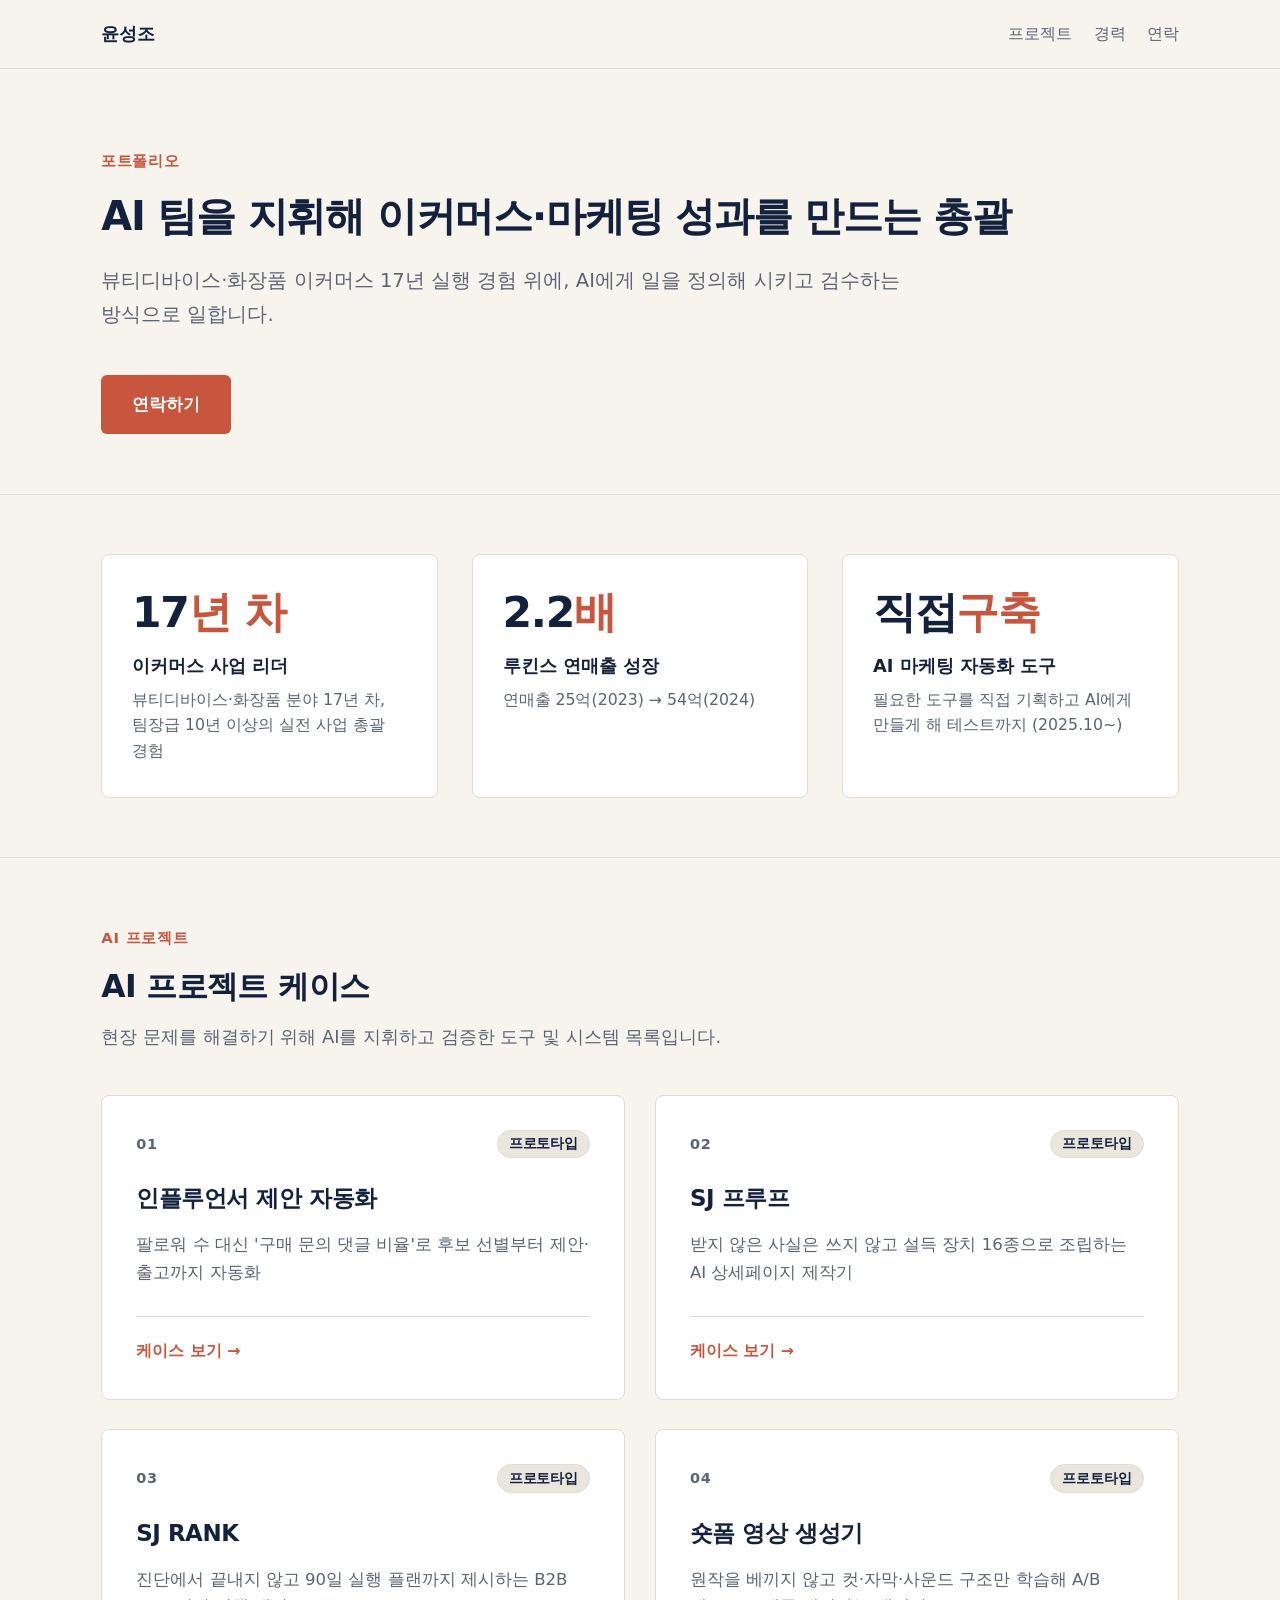
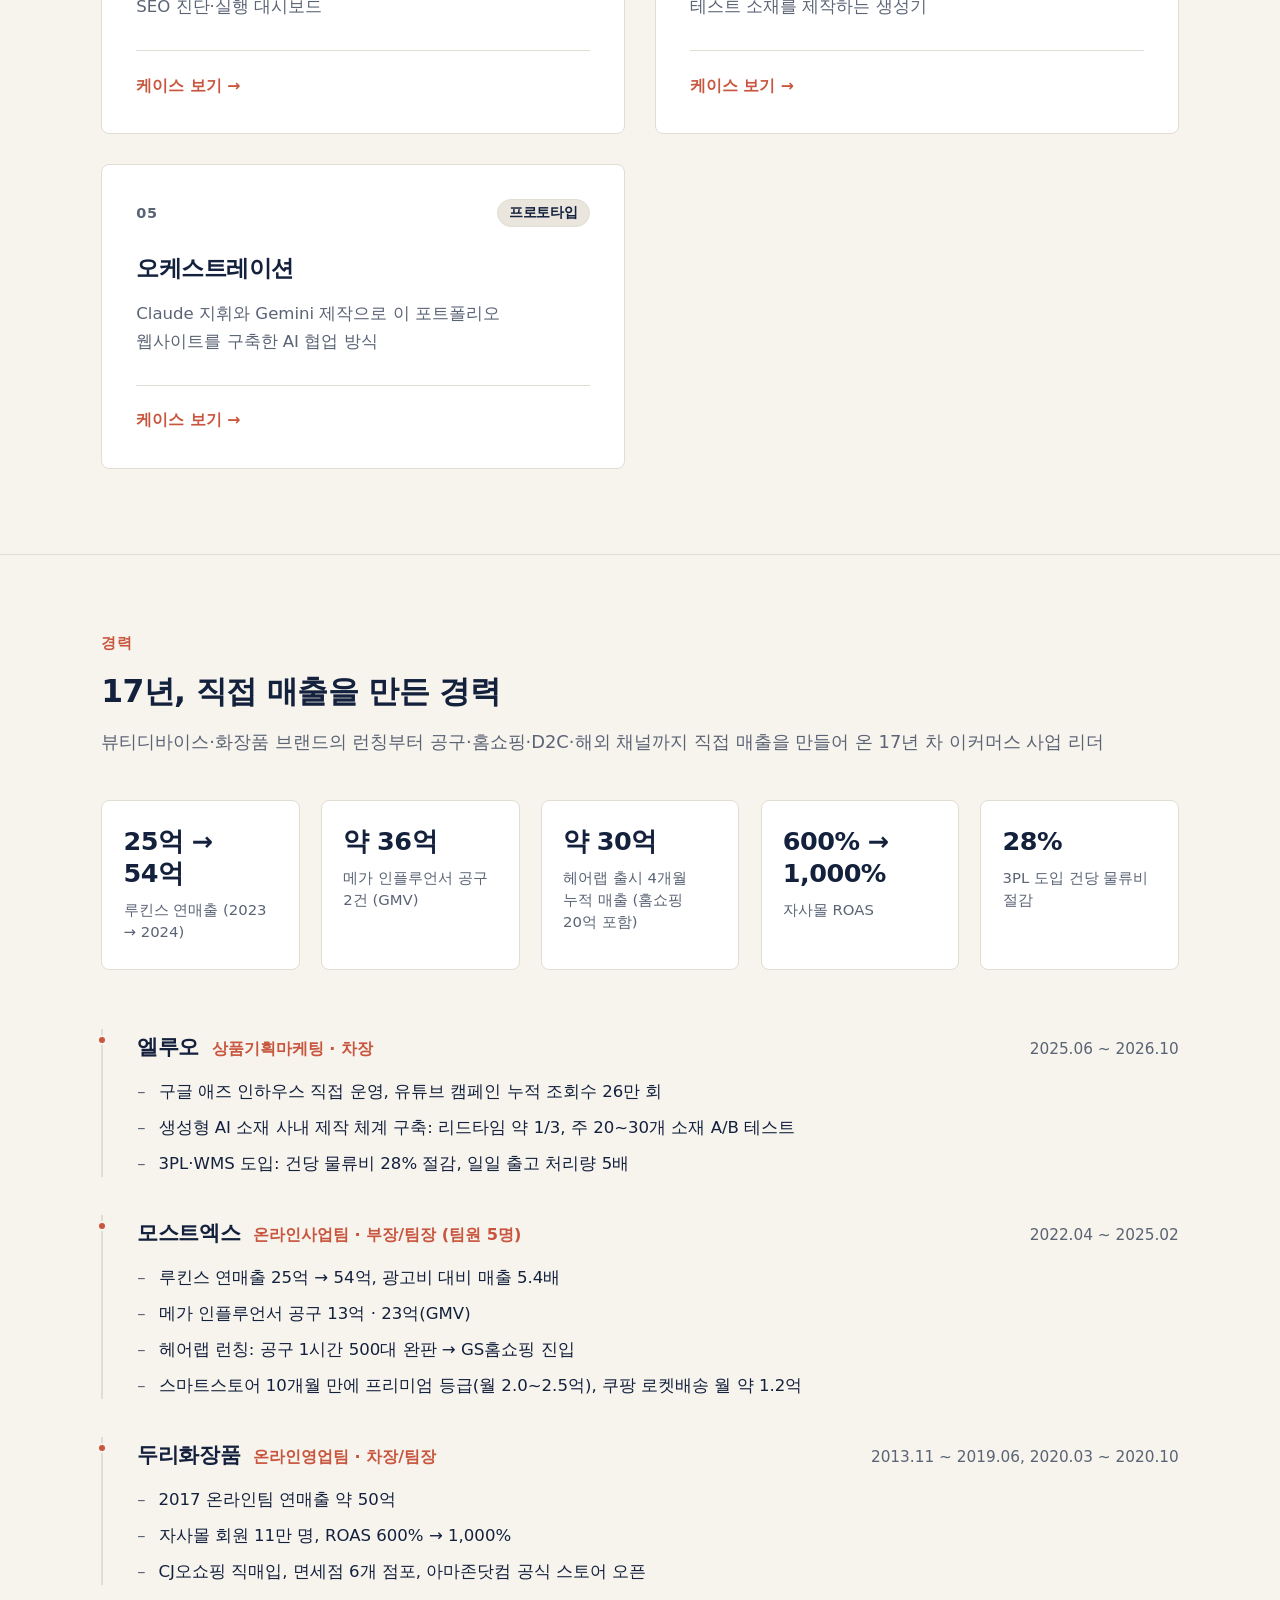
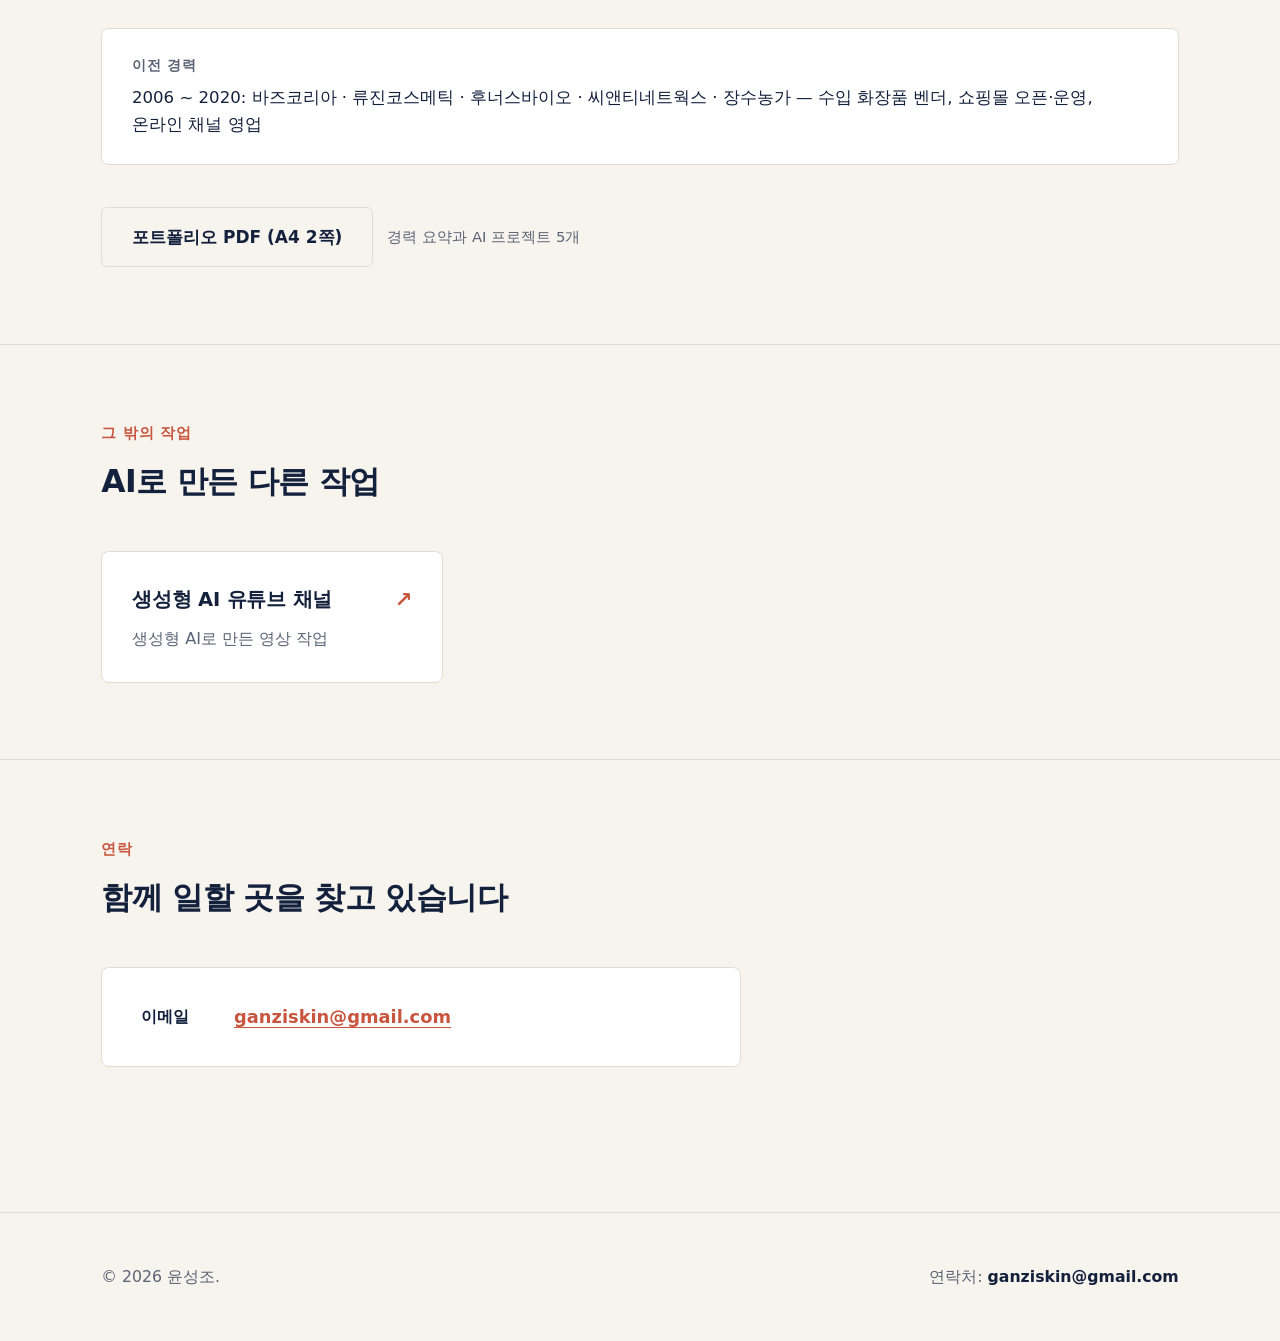
<file: site/index.html>
<!DOCTYPE html>
<html lang="ko">
<head>
  <meta charset="UTF-8">
  <!-- 주소 끝에 /가 없으면(…/portfolio) 상대 링크가 깨지므로 /를 붙여 다시 연다 -->
  <script>if(!/\/$|\.html$/.test(location.pathname)){location.replace(location.pathname+'/'+location.search+location.hash);}</script>
  <meta name="viewport" content="width=device-width, initial-scale=1.0">
  <title>윤성조 | AI 팀을 지휘해 이커머스·마케팅 성과를 만드는 총괄</title>
  <meta name="description" content="뷰티디바이스·화장품 이커머스 17년 실행 경험 위에, AI에게 일을 정의해 시키고 검수하는 방식으로 일합니다.">
  <meta name="theme-color" content="#F7F4EE">
  <link rel="icon" href="favicon.svg" type="image/svg+xml">
  <link rel="stylesheet" href="assets/css/style.css">

  <!-- og:start -->
  <meta property="og:type" content="website">
  <meta property="og:site_name" content="윤성조 포트폴리오">
  <meta property="og:title" content="윤성조 | AI 팀을 지휘해 이커머스·마케팅 성과를 만드는 총괄">
  <meta property="og:description" content="뷰티디바이스·화장품 이커머스 17년 실행 경험 위에, AI에게 일을 정의해 시키고 검수하는 방식으로 일합니다.">
  <meta property="og:url" content="https://seongjoyoun-portfolio.vercel.app/">
  <meta property="og:image" content="https://seongjoyoun-portfolio.vercel.app/assets/og.png">
  <meta property="og:image:width" content="1200">
  <meta property="og:image:height" content="630">
  <meta name="twitter:card" content="summary_large_image">
  <!-- og:end -->
</head>
<body>

  <!-- 공통 헤더 -->
  <header class="site-header">
    <div class="container header-inner">
      <a href="./" class="site-logo">윤성조</a>
      <nav class="site-nav">
        <a href="#projects">프로젝트</a>
        <a href="#career">경력</a>
        <a href="#contact">연락</a>
      </nav>
    </div>
  </header>

  <main>
    <!-- 히어로 섹션 -->
    <section class="hero-section">
      <div class="container">
        <span class="hero-tag">포트폴리오</span>
        <h1 class="hero-title">AI 팀을 지휘해 이커머스·마케팅 성과를 만드는 총괄</h1>
        <p class="hero-description">
          뷰티디바이스·화장품 이커머스 17년 실행 경험 위에, AI에게 일을 정의해 시키고 검수하는 방식으로 일합니다.
        </p>
        <div class="hero-actions">
          <a href="#contact" class="btn btn-primary">연락하기</a>
        </div>
      </div>
    </section>

    <!-- 핵심 숫자 섹션 -->
    <section class="metrics-section">
      <div class="container">
        <div class="metrics-grid">
          <!-- 핵심 숫자 1 -->
          <div class="metric-card">
            <div class="metric-value">17<span class="highlight">년 차</span></div>
            <div class="metric-title">이커머스 사업 리더</div>
            <div class="metric-desc">뷰티디바이스·화장품 분야 17년 차, 팀장급 10년 이상의 실전 사업 총괄 경험</div>
          </div>
          <!-- 핵심 숫자 2 -->
          <div class="metric-card">
            <div class="metric-value">2.2<span class="highlight">배</span></div>
            <div class="metric-title">루킨스 연매출 성장</div>
            <div class="metric-desc">연매출 25억(2023) &rarr; 54억(2024)</div>
          </div>
          <!-- 핵심 숫자 3 -->
          <div class="metric-card">
            <div class="metric-value">직접<span class="highlight">구축</span></div>
            <div class="metric-title">AI 마케팅 자동화 도구</div>
            <div class="metric-desc">필요한 도구를 직접 기획하고 AI에게 만들게 해 테스트까지 (2025.10~)</div>
          </div>
        </div>
      </div>
    </section>

    <!-- AI 프로젝트 카드 섹션 -->
    <section class="projects-section" id="projects">
      <div class="container">
        <div class="section-header">
          <div class="section-label">AI 프로젝트</div>
          <h2 class="section-title">AI 프로젝트 케이스</h2>
          <p class="section-subtitle">현장 문제를 해결하기 위해 AI를 지휘하고 검증한 도구 및 시스템 목록입니다.</p>
        </div>

        <div id="project-list" class="card-grid">
          <!-- JS 미작동 환경 대응 초기 마크업 (main.js에서 동적 재렌더링 지원) -->
          <a href="cases/influencer/" class="project-card">
            <div class="card-top">
              <span class="card-num">01</span>
              <span class="badge badge-prototype">프로토타입</span>
            </div>
            <h3 class="card-title">인플루언서 제안 자동화</h3>
            <p class="card-summary">팔로워 수 대신 '구매 문의 댓글 비율'로 후보 선별부터 제안·출고까지 자동화</p>
            <div class="card-footer">
              <span class="card-link-text">케이스 보기 &rarr;</span>
            </div>
          </a>

          <div class="project-card inactive" aria-disabled="true">
            <div class="card-top">
              <span class="card-num">02</span>
              <span class="badge badge-prototype">프로토타입</span>
            </div>
            <h3 class="card-title">SJ 프루프</h3>
            <p class="card-summary">받지 않은 사실은 쓰지 않고 설득 장치 16종으로 조립하는 AI 상세페이지 제작기</p>
            <div class="card-footer">
              <span class="card-link-text disabled">케이스 준비 중</span>
            </div>
          </div>

          <div class="project-card inactive" aria-disabled="true">
            <div class="card-top">
              <span class="card-num">03</span>
              <span class="badge badge-prototype">프로토타입</span>
            </div>
            <h3 class="card-title">SJ RANK</h3>
            <p class="card-summary">진단에서 끝내지 않고 90일 실행 플랜까지 제시하는 B2B SEO 진단·실행 대시보드</p>
            <div class="card-footer">
              <span class="card-link-text disabled">케이스 준비 중</span>
            </div>
          </div>

          <div class="project-card inactive" aria-disabled="true">
            <div class="card-top">
              <span class="card-num">04</span>
              <span class="badge badge-wip">진행 중</span>
            </div>
            <h3 class="card-title">숏폼 영상 생성기</h3>
            <p class="card-summary">원작을 베끼지 않고 컷·자막·사운드 구조만 학습해 A/B 테스트 소재를 제작하는 생성기</p>
            <div class="card-footer">
              <span class="card-link-text disabled">케이스 준비 중</span>
            </div>
          </div>

          <div class="project-card inactive" aria-disabled="true">
            <div class="card-top">
              <span class="card-num">05</span>
              <span class="badge badge-prototype">프로토타입</span>
            </div>
            <h3 class="card-title">오케스트레이션</h3>
            <p class="card-summary">Claude 지휘와 Gemini 제작으로 이 포트폴리오 웹사이트를 구축한 AI 협업 방식</p>
            <div class="card-footer">
              <span class="card-link-text disabled">케이스 준비 중</span>
            </div>
          </div>
        </div>
      </div>
    </section>

    <!-- 경력 요약 섹션 -->
    <section class="career-section" id="career">
      <div class="container" id="career-container">
        <!-- JS에서 동적 렌더링 -->
      </div>
    </section>

    <!-- 그 밖의 작업 섹션 -->
    <section class="others-section" id="others">
      <div class="container" id="others-container">
        <!-- JS에서 동적 렌더링 -->
      </div>
    </section>

    <!-- 연락 섹션 -->
    <section class="contact-section" id="contact">
      <div class="container" id="contact-container">
        <!-- JS에서 동적 렌더링 -->
      </div>
    </section>
  </main>

  <!-- 푸터 -->
  <footer class="site-footer">
    <div class="container footer-inner">
      <div class="footer-copy">&copy; 2026 윤성조.</div>
      <div class="footer-contact">연락처: <strong><a href="mailto:ganziskin@gmail.com">ganziskin@gmail.com</a></strong></div>
    </div>
  </footer>

  <script src="assets/js/main.js"></script>
</body>
</html>
</file>
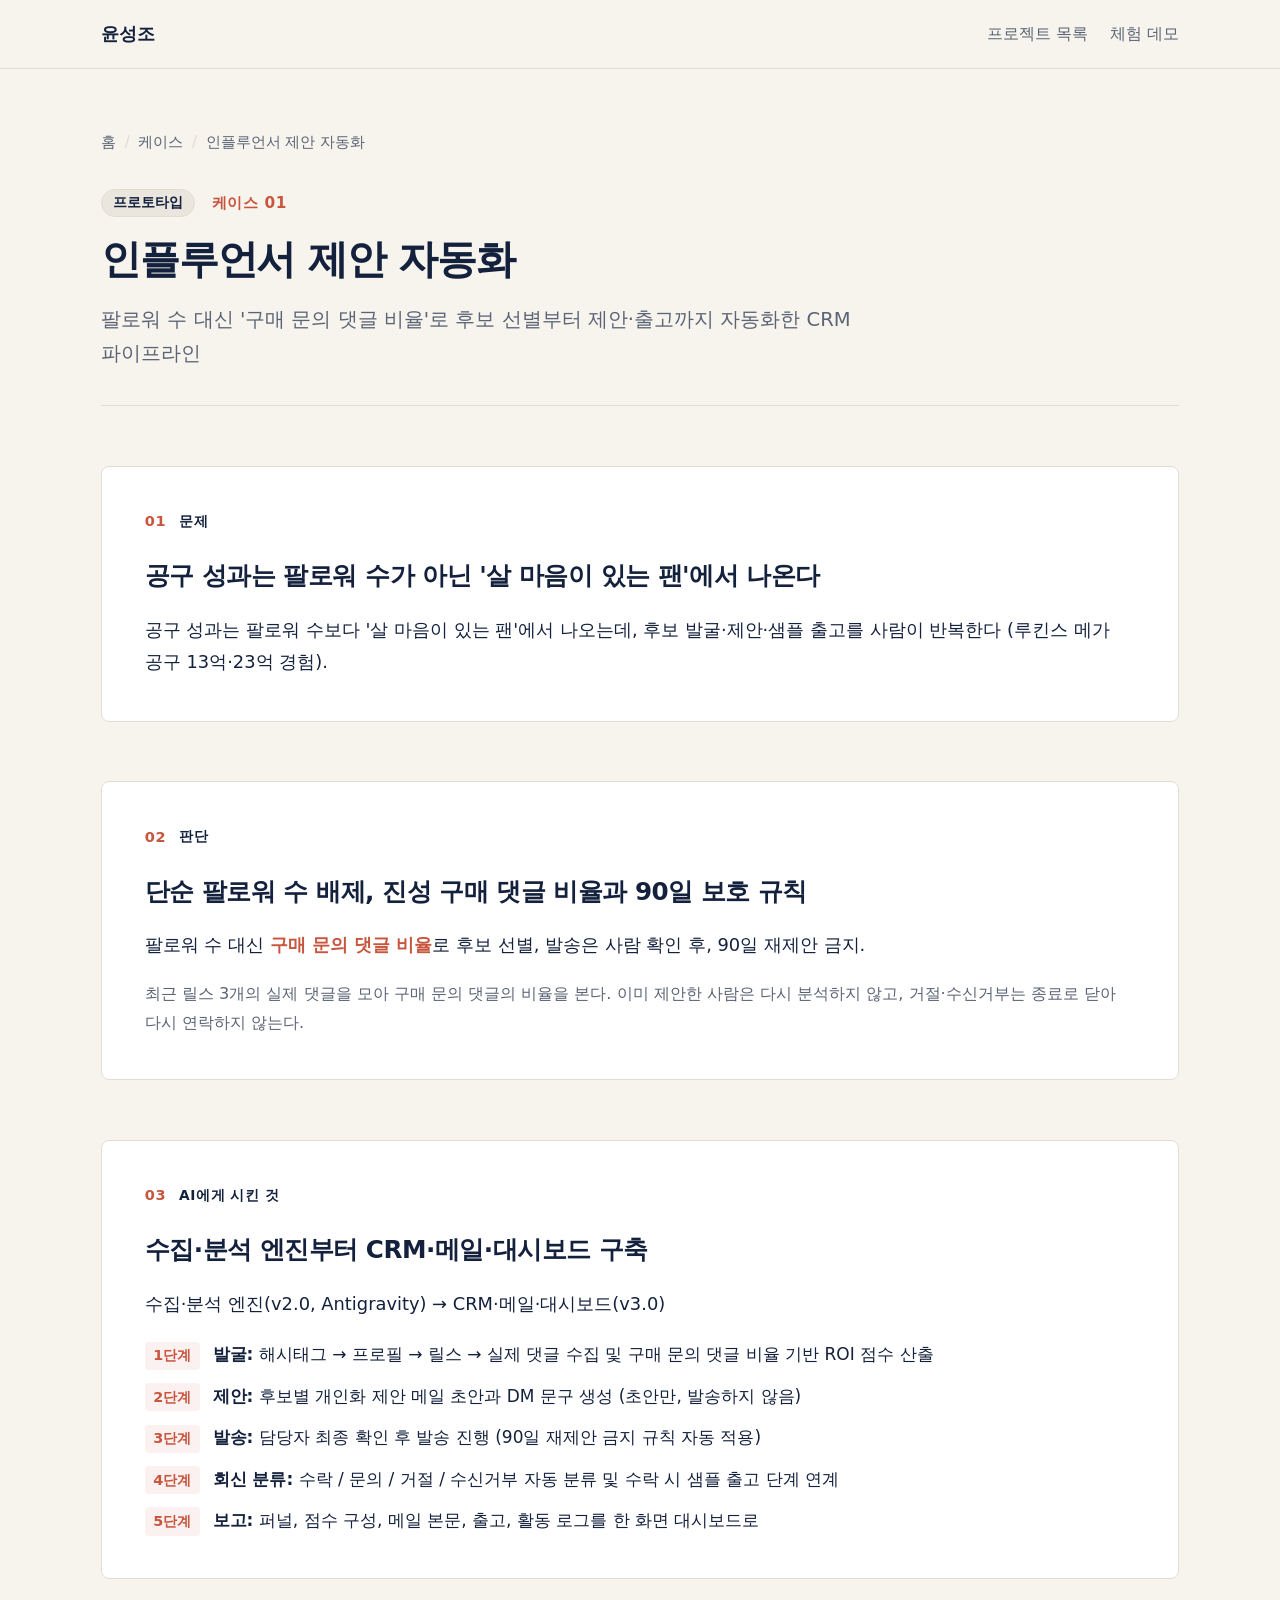
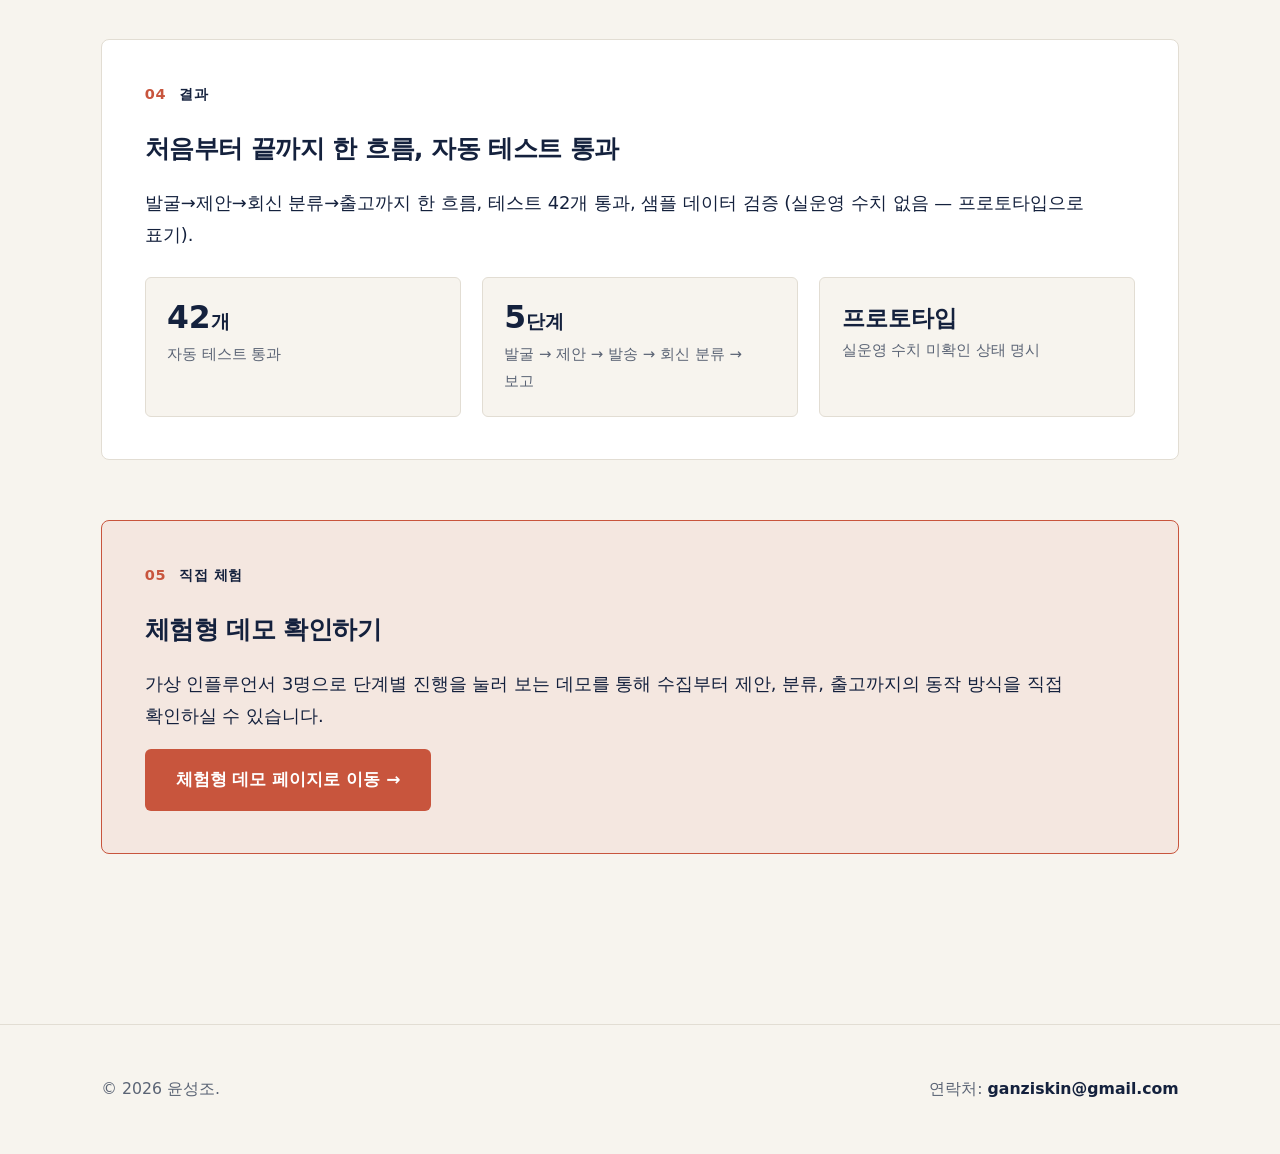
<file: site/cases/influencer/index.html>
<!DOCTYPE html>
<html lang="ko">
<head>
  <meta charset="UTF-8">
  <meta name="viewport" content="width=device-width, initial-scale=1.0">
  <title>인플루언서 제안 자동화 | 케이스 스터디</title>
  <meta name="description" content="팔로워 수 대신 '구매 문의 댓글 비율'로 후보 선별부터 제안·출고까지 자동화한 CRM 파이프라인">
  <meta name="theme-color" content="#F7F4EE">
  <link rel="icon" href="../../favicon.svg" type="image/svg+xml">
  <link rel="stylesheet" href="../../assets/css/style.css">

  <!-- og:start -->
  <meta property="og:type" content="website">
  <meta property="og:site_name" content="윤성조 포트폴리오">
  <meta property="og:title" content="인플루언서 제안 자동화 | 케이스 스터디">
  <meta property="og:description" content="팔로워 수 대신 &#x27;구매 문의 댓글 비율&#x27;로 후보 선별부터 제안·출고까지 자동화한 CRM 파이프라인">
  <meta property="og:url" content="https://seongjoyoun-portfolio.vercel.app/cases/influencer/">
  <meta property="og:image" content="https://seongjoyoun-portfolio.vercel.app/assets/og.png">
  <meta property="og:image:width" content="1200">
  <meta property="og:image:height" content="630">
  <meta name="twitter:card" content="summary_large_image">
  <!-- og:end -->
</head>
<body>

  <!-- 공통 헤더 -->
  <header class="site-header">
    <div class="container header-inner">
      <a href="../../" class="site-logo">윤성조</a>
      <nav class="site-nav">
        <a href="../../#projects">프로젝트 목록</a>
        <a href="../../demos/influencer/">체험 데모</a>
      </nav>
    </div>
  </header>

  <main class="case-page">
    <div class="container">

      <!-- 브레드크럼 -->
      <nav class="breadcrumb" aria-label="경로">
        <a href="../../">홈</a>
        <span class="breadcrumb-separator">/</span>
        <a href="../../#projects">케이스</a>
        <span class="breadcrumb-separator">/</span>
        <span>인플루언서 제안 자동화</span>
      </nav>

      <!-- 케이스 헤더 -->
      <header class="case-header">
        <div class="case-meta">
          <span class="badge badge-prototype">프로토타입</span>
          <span class="hero-tag" style="margin-bottom: 0;">케이스 01</span>
        </div>
        <h1 class="case-title">인플루언서 제안 자동화</h1>
        <p class="case-lead">
          팔로워 수 대신 '구매 문의 댓글 비율'로 후보 선별부터 제안·출고까지 자동화한 CRM 파이프라인
        </p>
      </header>

      <!-- 5단 고정 구조 (SPEC 3-1 & GEMINI.md) -->
      <div class="case-stages">

        <!-- 1단: 문제 -->
        <section class="stage-card">
          <div class="stage-label-wrap">
            <span class="stage-number">01</span>
            <span class="stage-badge">문제</span>
          </div>
          <h2 class="stage-title">공구 성과는 팔로워 수가 아닌 '살 마음이 있는 팬'에서 나온다</h2>
          <div class="stage-content">
            <p>
              공구 성과는 팔로워 수보다 '살 마음이 있는 팬'에서 나오는데, 후보 발굴·제안·샘플 출고를 사람이 반복한다 (루킨스 메가 공구 13억·23억 경험).
            </p>
          </div>
        </section>

        <!-- 2단: 판단 -->
        <section class="stage-card">
          <div class="stage-label-wrap">
            <span class="stage-number">02</span>
            <span class="stage-badge">판단</span>
          </div>
          <h2 class="stage-title">단순 팔로워 수 배제, 진성 구매 댓글 비율과 90일 보호 규칙</h2>
          <div class="stage-content">
            <p>
              팔로워 수 대신 <strong class="stage-highlight">구매 문의 댓글 비율</strong>로 후보 선별, 발송은 사람 확인 후, 90일 재제안 금지.
            </p>
            <p style="color: var(--color-muted); font-size: 0.95rem;">
              최근 릴스 3개의 실제 댓글을 모아 구매 문의 댓글의 비율을 본다. 이미 제안한 사람은 다시 분석하지 않고, 거절·수신거부는 종료로 닫아 다시 연락하지 않는다.
            </p>
          </div>
        </section>

        <!-- 3단: AI에게 시킨 것 -->
        <section class="stage-card">
          <div class="stage-label-wrap">
            <span class="stage-number">03</span>
            <span class="stage-badge">AI에게 시킨 것</span>
          </div>
          <h2 class="stage-title">수집·분석 엔진부터 CRM·메일·대시보드 구축</h2>
          <div class="stage-content">
            <p>
              수집·분석 엔진(v2.0, Antigravity) &rarr; CRM·메일·대시보드(v3.0)
            </p>
            <ul class="flow-list">
              <li class="flow-step">
                <span class="flow-step-num">1단계</span>
                <span class="flow-step-text"><strong>발굴:</strong> 해시태그 &rarr; 프로필 &rarr; 릴스 &rarr; 실제 댓글 수집 및 구매 문의 댓글 비율 기반 ROI 점수 산출</span>
              </li>
              <li class="flow-step">
                <span class="flow-step-num">2단계</span>
                <span class="flow-step-text"><strong>제안:</strong> 후보별 개인화 제안 메일 초안과 DM 문구 생성 (초안만, 발송하지 않음)</span>
              </li>
              <li class="flow-step">
                <span class="flow-step-num">3단계</span>
                <span class="flow-step-text"><strong>발송:</strong> 담당자 최종 확인 후 발송 진행 (90일 재제안 금지 규칙 자동 적용)</span>
              </li>
              <li class="flow-step">
                <span class="flow-step-num">4단계</span>
                <span class="flow-step-text"><strong>회신 분류:</strong> 수락 / 문의 / 거절 / 수신거부 자동 분류 및 수락 시 샘플 출고 단계 연계</span>
              </li>
              <li class="flow-step">
                <span class="flow-step-num">5단계</span>
                <span class="flow-step-text"><strong>보고:</strong> 퍼널, 점수 구성, 메일 본문, 출고, 활동 로그를 한 화면 대시보드로</span>
              </li>
            </ul>
          </div>
        </section>

        <!-- 4단: 결과 -->
        <section class="stage-card">
          <div class="stage-label-wrap">
            <span class="stage-number">04</span>
            <span class="stage-badge">결과</span>
          </div>
          <h2 class="stage-title">처음부터 끝까지 한 흐름, 자동 테스트 통과</h2>
          <div class="stage-content">
            <p>
              발굴&rarr;제안&rarr;회신 분류&rarr;출고까지 한 흐름, 테스트 42개 통과, 샘플 데이터 검증 (실운영 수치 없음 — 프로토타입으로 표기).
            </p>
            <div class="result-stats">
              <div class="result-stat-box">
                <div class="result-stat-num">42<span style="font-size: 1.1rem; font-weight: 600;">개</span></div>
                <div class="result-stat-label">자동 테스트 통과</div>
              </div>
              <div class="result-stat-box">
                <div class="result-stat-num">5<span style="font-size: 1.1rem; font-weight: 600;">단계</span></div>
                <div class="result-stat-label">발굴 &rarr; 제안 &rarr; 발송 &rarr; 회신 분류 &rarr; 보고</div>
              </div>
              <div class="result-stat-box">
                <div class="result-stat-num" style="font-size: 1.35rem; padding-top: 0.35rem;">프로토타입</div>
                <div class="result-stat-label">실운영 수치 미확인 상태 명시</div>
              </div>
            </div>
          </div>
        </section>

        <!-- 5단: 직접 체험 -->
        <section class="stage-card stage-demo-action">
          <div class="stage-label-wrap">
            <span class="stage-number">05</span>
            <span class="stage-badge">직접 체험</span>
          </div>
          <h2 class="stage-title">체험형 데모 확인하기</h2>
          <div class="stage-content">
            <p>
              가상 인플루언서 3명으로 단계별 진행을 눌러 보는 데모를 통해 수집부터 제안, 분류, 출고까지의 동작 방식을 직접 확인하실 수 있습니다.
            </p>
            <div class="demo-action-box">
              <a href="../../demos/influencer/" class="btn btn-primary">
                체험형 데모 페이지로 이동 &rarr;
              </a>
            </div>
          </div>
        </section>

      </div>
    </div>
  </main>

  <!-- 푸터 -->
  <footer class="site-footer">
    <div class="container footer-inner">
      <div class="footer-copy">&copy; 2026 윤성조.</div>
      <div class="footer-contact">연락처: <strong><a href="mailto:ganziskin@gmail.com">ganziskin@gmail.com</a></strong></div>
    </div>
  </footer>

</body>
</html>
</file>
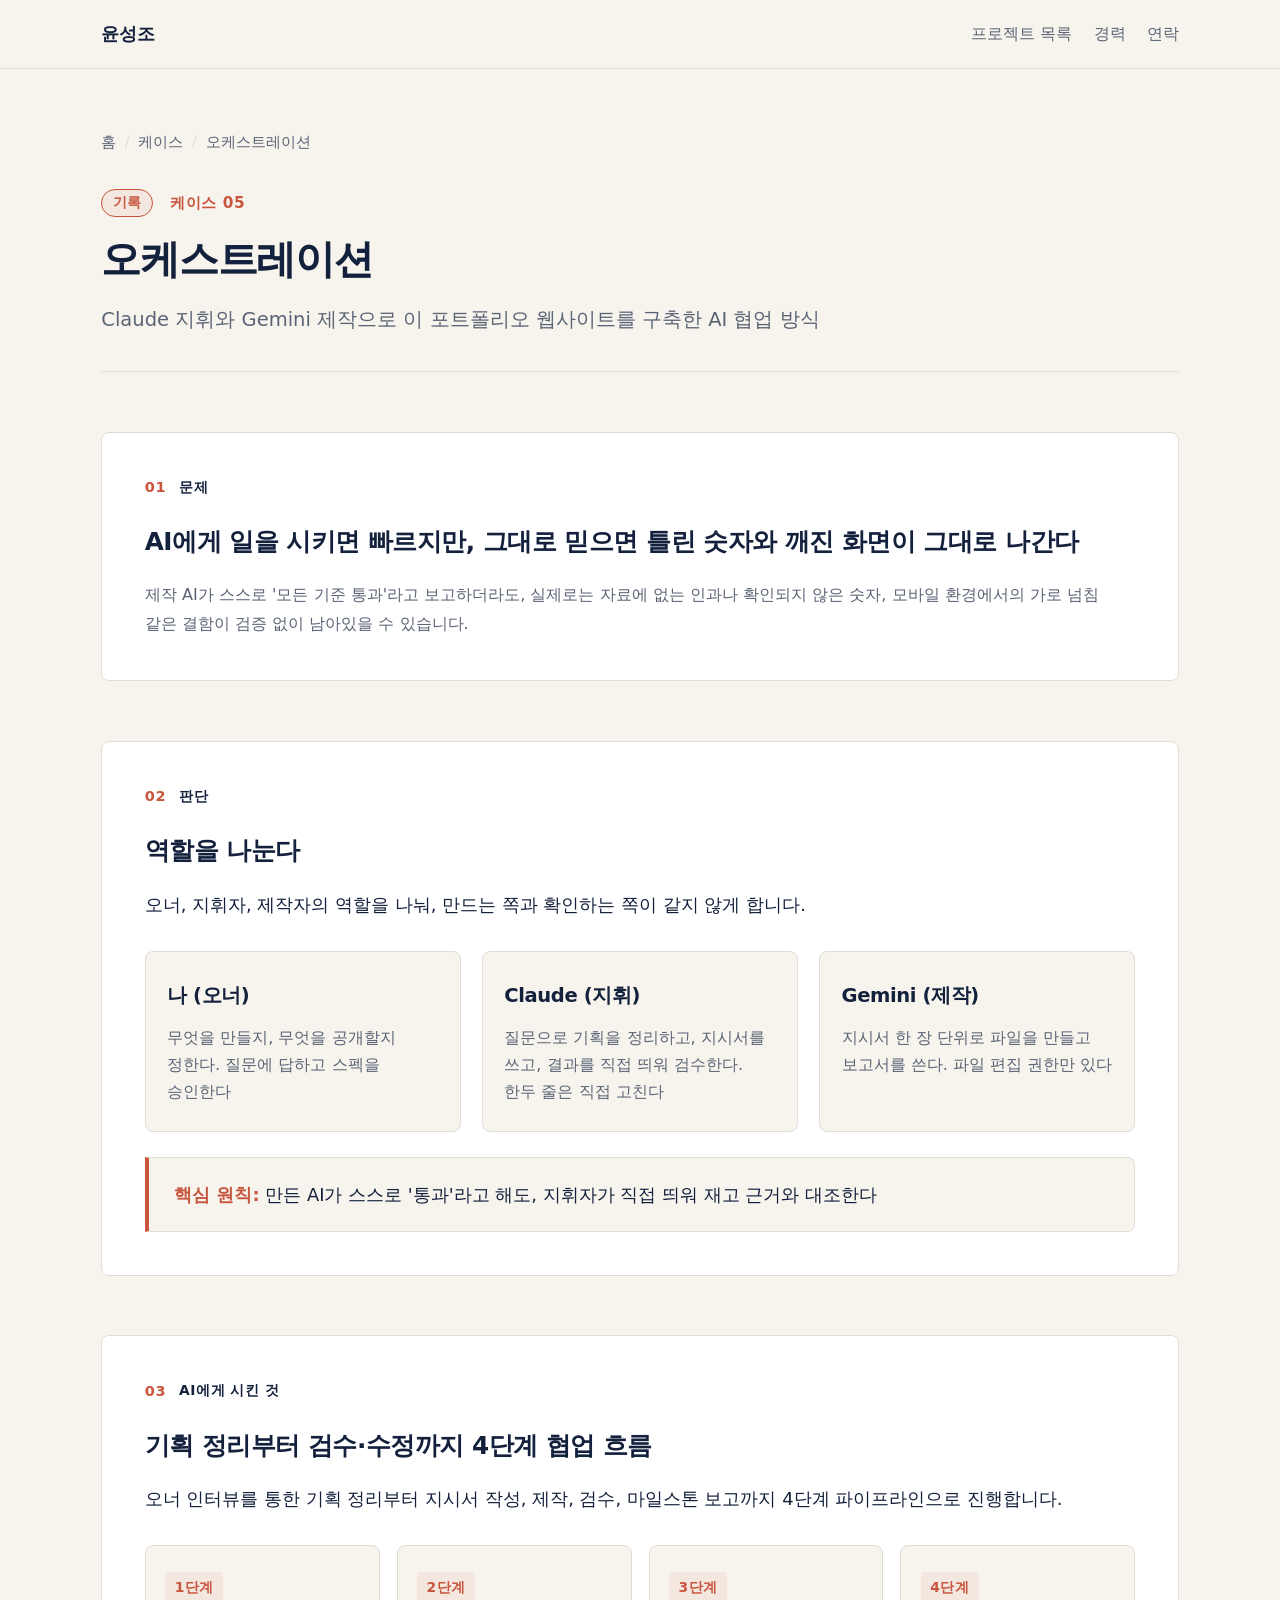
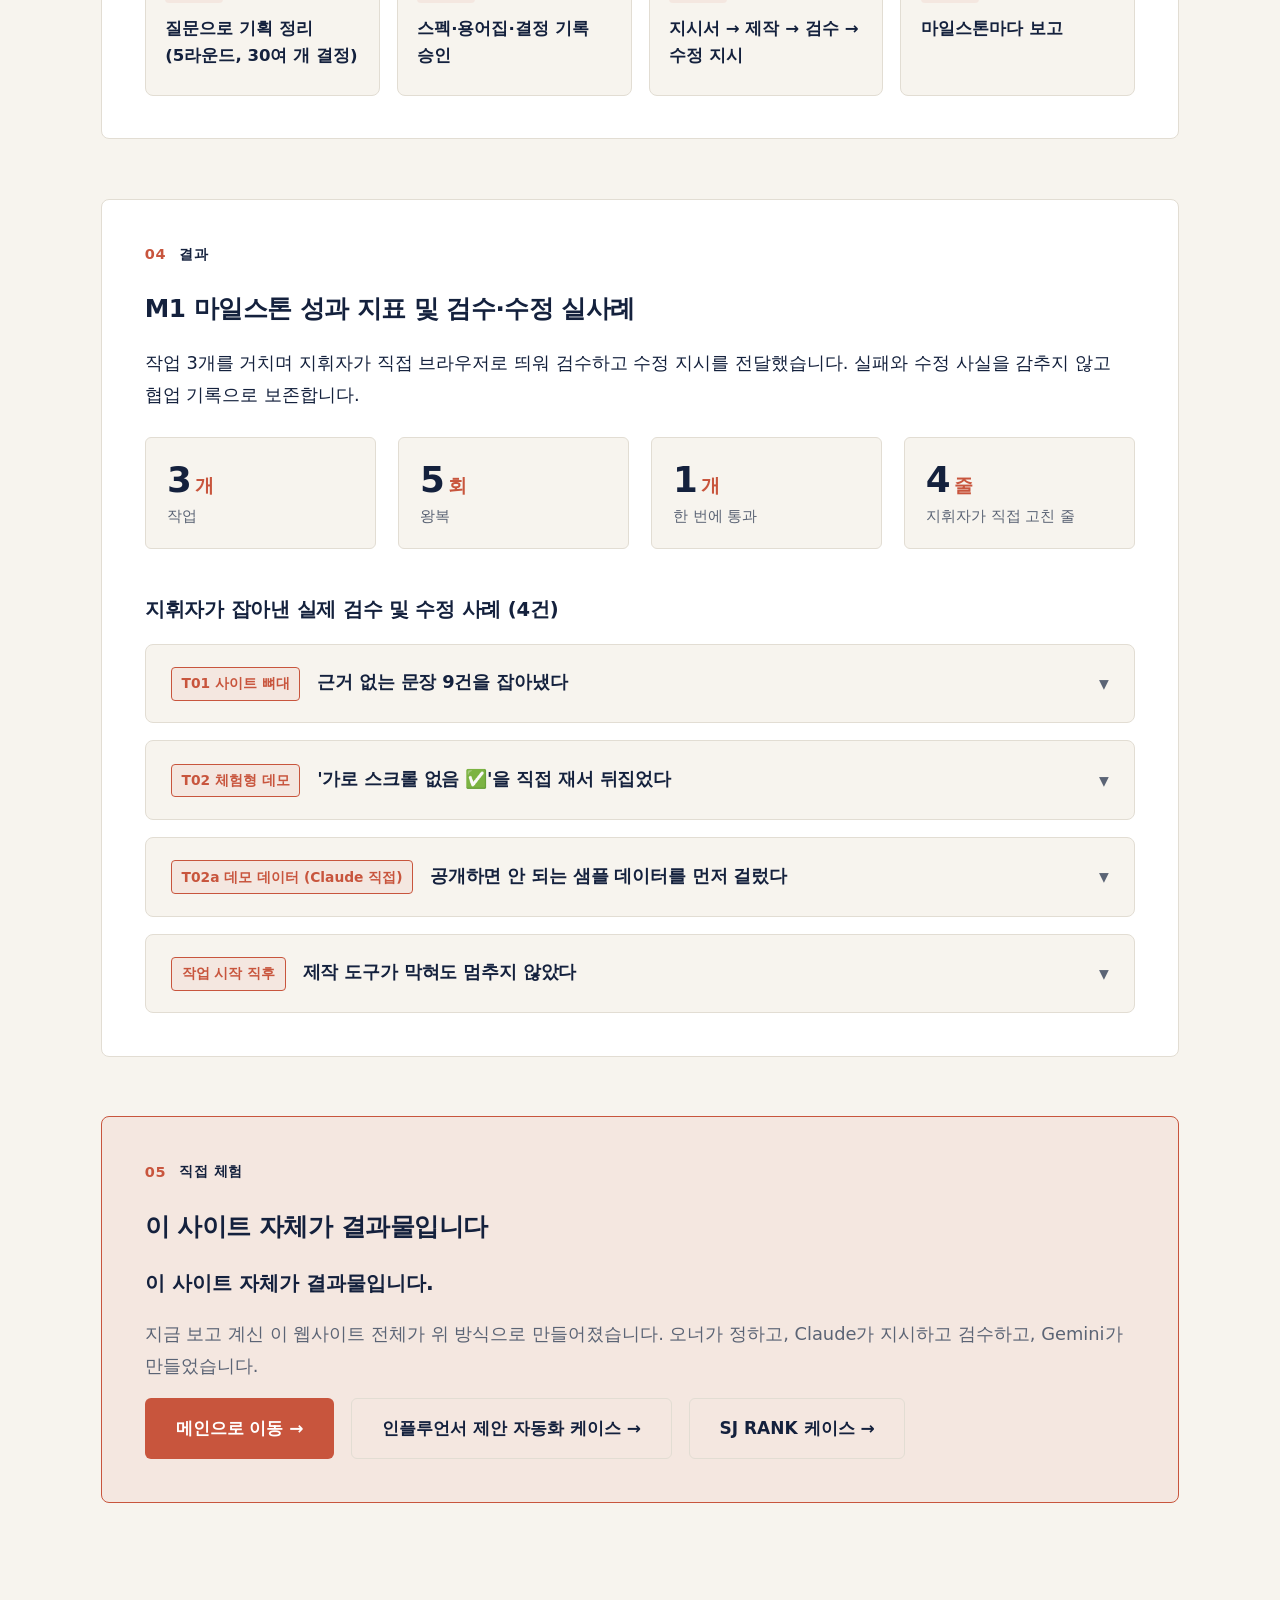
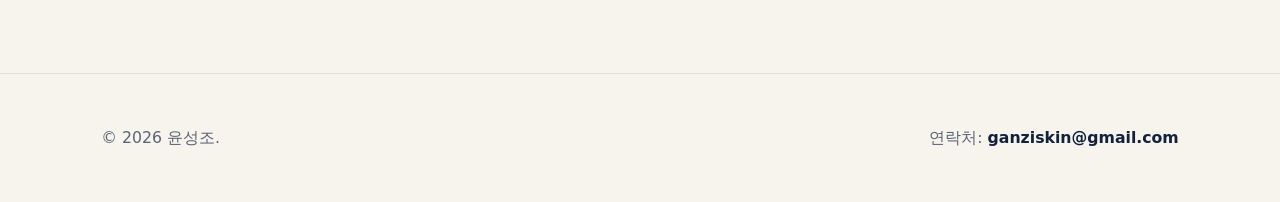
<file: site/cases/orchestration/index.html>
<!DOCTYPE html>
<html lang="ko">
<head>
  <meta charset="UTF-8">
  <meta name="viewport" content="width=device-width, initial-scale=1.0">
  <title>오케스트레이션 | 케이스 스터디</title>
  <meta name="description" content="Claude 지휘와 Gemini 제작으로 이 포트폴리오 웹사이트를 구축한 AI 협업 방식">
  <meta name="theme-color" content="#F7F4EE">
  <link rel="icon" href="../../favicon.svg" type="image/svg+xml">
  <link rel="stylesheet" href="../../assets/css/style.css">
  <link rel="stylesheet" href="case.css">

  <!-- og:start -->
  <meta property="og:type" content="website">
  <meta property="og:site_name" content="윤성조 포트폴리오">
  <meta property="og:title" content="오케스트레이션 | 케이스 스터디">
  <meta property="og:description" content="Claude 지휘와 Gemini 제작으로 이 포트폴리오 웹사이트를 구축한 AI 협업 방식">
  <meta property="og:url" content="https://seongjoyoun-portfolio.vercel.app/cases/orchestration/">
  <meta property="og:image" content="https://seongjoyoun-portfolio.vercel.app/assets/og.png">
  <meta property="og:image:width" content="1200">
  <meta property="og:image:height" content="630">
  <meta name="twitter:card" content="summary_large_image">
  <!-- og:end -->
</head>
<body>

  <!-- 공통 헤더 -->
  <header class="site-header">
    <div class="container header-inner">
      <a href="../../" class="site-logo">윤성조</a>
      <nav class="site-nav">
        <a href="../../#projects">프로젝트 목록</a>
        <a href="../../#career">경력</a>
        <a href="../../#contact">연락</a>
      </nav>
    </div>
  </header>

  <main class="case-page">
    <div class="container">

      <!-- 브레드크럼 -->
      <nav class="breadcrumb" aria-label="경로">
        <a href="../../">홈</a>
        <span class="breadcrumb-separator">/</span>
        <a href="../../#projects">케이스</a>
        <span class="breadcrumb-separator">/</span>
        <span>오케스트레이션</span>
      </nav>

      <!-- 케이스 헤더 -->
      <header class="case-header">
        <div class="case-meta">
          <span class="badge badge-record">기록</span>
          <span class="hero-tag" style="margin-bottom: 0;">케이스 05</span>
        </div>
        <h1 class="case-title">오케스트레이션</h1>
        <p class="case-lead">
          Claude 지휘와 Gemini 제작으로 이 포트폴리오 웹사이트를 구축한 AI 협업 방식
        </p>
      </header>

      <!-- 5단 고정 구조 (SPEC 3-1 & GEMINI.md) -->
      <div class="case-stages">

        <!-- 1단: 문제 -->
        <section class="stage-card">
          <div class="stage-label-wrap">
            <span class="stage-number">01</span>
            <span class="stage-badge">문제</span>
          </div>
          <h2 class="stage-title">AI에게 일을 시키면 빠르지만, 그대로 믿으면 틀린 숫자와 깨진 화면이 그대로 나간다</h2>
          <div class="stage-content">
            <p style="color: var(--color-muted); font-size: 0.95rem;">
              제작 AI가 스스로 '모든 기준 통과'라고 보고하더라도, 실제로는 자료에 없는 인과나 확인되지 않은 숫자, 모바일 환경에서의 가로 넘침 같은 결함이 검증 없이 남아있을 수 있습니다.
            </p>
          </div>
        </section>

        <!-- 2단: 판단 -->
        <section class="stage-card">
          <div class="stage-label-wrap">
            <span class="stage-number">02</span>
            <span class="stage-badge">판단</span>
          </div>
          <h2 class="stage-title">역할을 나눈다</h2>
          <div class="stage-content">
            <p>
              오너, 지휘자, 제작자의 역할을 나눠, 만드는 쪽과 확인하는 쪽이 같지 않게 합니다.
            </p>

            <div class="roles-grid">
              <div class="role-card">
                <div class="role-header">
                  <span class="role-title">나 (오너)</span>
                </div>
                <p class="role-desc">
                  무엇을 만들지, 무엇을 공개할지 정한다. 질문에 답하고 스펙을 승인한다
                </p>
              </div>

              <div class="role-card">
                <div class="role-header">
                  <span class="role-title">Claude (지휘)</span>
                </div>
                <p class="role-desc">
                  질문으로 기획을 정리하고, 지시서를 쓰고, 결과를 직접 띄워 검수한다. 한두 줄은 직접 고친다
                </p>
              </div>

              <div class="role-card">
                <div class="role-header">
                  <span class="role-title">Gemini (제작)</span>
                </div>
                <p class="role-desc">
                  지시서 한 장 단위로 파일을 만들고 보고서를 쓴다. 파일 편집 권한만 있다
                </p>
              </div>
            </div>

            <div class="stage-principle-box">
              <strong>핵심 원칙:</strong> 만든 AI가 스스로 '통과'라고 해도, 지휘자가 직접 띄워 재고 근거와 대조한다
            </div>
          </div>
        </section>

        <!-- 3단: AI에게 시킨 것 -->
        <section class="stage-card">
          <div class="stage-label-wrap">
            <span class="stage-number">03</span>
            <span class="stage-badge">AI에게 시킨 것</span>
          </div>
          <h2 class="stage-title">기획 정리부터 검수·수정까지 4단계 협업 흐름</h2>
          <div class="stage-content">
            <p>
              오너 인터뷰를 통한 기획 정리부터 지시서 작성, 제작, 검수, 마일스톤 보고까지 4단계 파이프라인으로 진행합니다.
            </p>

            <div class="process-flow">
              <div class="process-step-card">
                <span class="process-step-badge">1단계</span>
                <p class="process-step-text">질문으로 기획 정리 (5라운드, 30여 개 결정)</p>
              </div>

              <div class="process-step-card">
                <span class="process-step-badge">2단계</span>
                <p class="process-step-text">스펙·용어집·결정 기록 승인</p>
              </div>

              <div class="process-step-card">
                <span class="process-step-badge">3단계</span>
                <p class="process-step-text">지시서 → 제작 → 검수 → 수정 지시</p>
              </div>

              <div class="process-step-card">
                <span class="process-step-badge">4단계</span>
                <p class="process-step-text">마일스톤마다 보고</p>
              </div>
            </div>
          </div>
        </section>

        <!-- 4단: 결과 -->
        <section class="stage-card">
          <div class="stage-label-wrap">
            <span class="stage-number">04</span>
            <span class="stage-badge">결과</span>
          </div>
          <h2 class="stage-title">M1 마일스톤 성과 지표 및 검수·수정 실사례</h2>
          <div class="stage-content">
            <p>
              작업 3개를 거치며 지휘자가 직접 브라우저로 띄워 검수하고 수정 지시를 전달했습니다. 실패와 수정 사실을 감추지 않고 협업 기록으로 보존합니다.
            </p>

            <!-- stats_m1 숫자 타일 4개 -->
            <div class="stats-grid-4">
              <div class="result-stat-box">
                <div class="result-stat-num">3<span class="result-stat-unit">개</span></div>
                <div class="result-stat-label">작업</div>
              </div>

              <div class="result-stat-box">
                <div class="result-stat-num">5<span class="result-stat-unit">회</span></div>
                <div class="result-stat-label">왕복</div>
              </div>

              <div class="result-stat-box">
                <div class="result-stat-num">1<span class="result-stat-unit">개</span></div>
                <div class="result-stat-label">한 번에 통과</div>
              </div>

              <div class="result-stat-box">
                <div class="result-stat-num">4<span class="result-stat-unit">줄</span></div>
                <div class="result-stat-label">지휘자가 직접 고친 줄</div>
              </div>
            </div>

            <!-- cases 4개 펼침 카드 -->
            <h3 class="cases-section-title">지휘자가 잡아낸 실제 검수 및 수정 사례 (4건)</h3>
            <div class="trouble-cases-list">

              <details class="trouble-case-card">
                <summary class="trouble-case-summary">
                  <div class="trouble-summary-left">
                    <span class="trouble-case-task">T01 사이트 뼈대</span>
                    <span class="trouble-case-title">근거 없는 문장 9건을 잡아냈다</span>
                  </div>
                  <span class="trouble-toggle-icon" aria-hidden="true">&#9662;</span>
                </summary>
                <div class="trouble-case-body">
                  <div class="trouble-cols-grid">
                    <div class="trouble-col">
                      <span class="trouble-col-header">무슨 일이 있었나</span>
                      <p class="trouble-col-text">제작 보고서는 '모든 수치와 문장은 근거와 일치 ✅'였지만, 검수에서 자료에 없는 인과(&quot;공구 36억이 성장을 견인&quot;), 확인시킬 수 없는 숫자(&quot;검증된 도구 6종&quot;), 지어낸 설명 문단 등 9건이 나왔다</p>
                    </div>
                    <div class="trouble-col">
                      <span class="trouble-col-header">어떻게 지시했나</span>
                      <p class="trouble-col-text">문장마다 '지금 → 이렇게'를 표로 적은 수정 지시서를 다시 보냈다</p>
                    </div>
                    <div class="trouble-col">
                      <span class="trouble-col-header">결과</span>
                      <p class="trouble-col-text">2번째 결과에서 통과. 이후 모든 지시서에 '숫자·사실은 데이터 파일에서만 읽는다'를 넣었다</p>
                    </div>
                  </div>
                </div>
              </details>

              <details class="trouble-case-card">
                <summary class="trouble-case-summary">
                  <div class="trouble-summary-left">
                    <span class="trouble-case-task">T02 체험형 데모</span>
                    <span class="trouble-case-title">'가로 스크롤 없음 ✅'을 직접 재서 뒤집었다</span>
                  </div>
                  <span class="trouble-toggle-icon" aria-hidden="true">&#9662;</span>
                </summary>
                <div class="trouble-case-body">
                  <div class="trouble-cols-grid">
                    <div class="trouble-col">
                      <span class="trouble-col-header">무슨 일이 있었나</span>
                      <p class="trouble-col-text">보고서는 반응형 통과였지만, 휴대폰 폭(375px)으로 띄워 재 보니 1·2단계 화면 폭이 529px로 넘쳤다. 원인은 후보 카드 3개가 한 줄에 고정된 것</p>
                    </div>
                    <div class="trouble-col">
                      <span class="trouble-col-header">어떻게 지시했나</span>
                      <p class="trouble-col-text">넘치는 요소와 수치, 고칠 방법(640px 이하 한 줄에 1개), 확인 방법까지 적어 수정 지시</p>
                    </div>
                    <div class="trouble-col">
                      <span class="trouble-col-header">결과</span>
                      <p class="trouble-col-text">375·768·1280px 모든 단계에서 넘침 0으로 통과</p>
                    </div>
                  </div>
                </div>
              </details>

              <details class="trouble-case-card">
                <summary class="trouble-case-summary">
                  <div class="trouble-summary-left">
                    <span class="trouble-case-task">T02a 데모 데이터 (Claude 직접)</span>
                    <span class="trouble-case-title">공개하면 안 되는 샘플 데이터를 먼저 걸렀다</span>
                  </div>
                  <span class="trouble-toggle-icon" aria-hidden="true">&#9662;</span>
                </summary>
                <div class="trouble-case-body">
                  <div class="trouble-cols-grid">
                    <div class="trouble-col">
                      <span class="trouble-col-header">무슨 일이 있었나</span>
                      <p class="trouble-col-text">원 프로젝트의 '샘플' 데이터에 실제 도메인 이메일, 전화번호, 실존 건물 주소, 실존 경쟁 브랜드명이 들어 있었다</p>
                    </div>
                    <div class="trouble-col">
                      <span class="trouble-col-header">어떻게 지시했나</span>
                      <p class="trouble-col-text">제작자에게 원본을 넘기지 않고, 구조만 남긴 가상 데이터 파일을 지휘자가 직접 만들어 넘겼다</p>
                    </div>
                    <div class="trouble-col">
                      <span class="trouble-col-header">결과</span>
                      <p class="trouble-col-text">데모 화면에는 가상 값만 나오고, 이메일은 표시하지 않는다</p>
                    </div>
                  </div>
                </div>
              </details>

              <details class="trouble-case-card">
                <summary class="trouble-case-summary">
                  <div class="trouble-summary-left">
                    <span class="trouble-case-task">작업 시작 직후</span>
                    <span class="trouble-case-title">제작 도구가 막혀도 멈추지 않았다</span>
                  </div>
                  <span class="trouble-toggle-icon" aria-hidden="true">&#9662;</span>
                </summary>
                <div class="trouble-case-body">
                  <div class="trouble-cols-grid">
                    <div class="trouble-col">
                      <span class="trouble-col-header">무슨 일이 있었나</span>
                      <p class="trouble-col-text">Gemini CLI가 개인 무료 계정 지원 종료로 로그인 실패. 다음엔 제작자가 폴더를 만들려고 명령을 실행하다 권한에 막혀 멈췄다</p>
                    </div>
                    <div class="trouble-col">
                      <span class="trouble-col-header">어떻게 지시했나</span>
                      <p class="trouble-col-text">같은 계정의 Antigravity CLI로 바꾸고(Gemini 3.8 Flash, 파일 편집만 허용), 폴더는 지휘자가 미리 만들고 '명령 없이 파일만 쓰라'고 지시를 고쳤다</p>
                    </div>
                    <div class="trouble-col">
                      <span class="trouble-col-header">결과</span>
                      <p class="trouble-col-text">권한을 넓히지 않고 해결. 바꾼 이유는 결정 기록으로 남겼다</p>
                    </div>
                  </div>
                </div>
              </details>

            </div>
          </div>
        </section>

        <!-- 5단: 직접 체험 -->
        <section class="stage-card stage-demo-action">
          <div class="stage-label-wrap">
            <span class="stage-number">05</span>
            <span class="stage-badge">직접 체험</span>
          </div>
          <h2 class="stage-title">이 사이트 자체가 결과물입니다</h2>
          <div class="stage-content">
            <p class="experience-lead">이 사이트 자체가 결과물입니다.</p>
            <p class="experience-desc">
              지금 보고 계신 이 웹사이트 전체가 위 방식으로 만들어졌습니다. 오너가 정하고, Claude가 지시하고 검수하고, Gemini가 만들었습니다.
            </p>
            <div class="experience-actions-group">
              <a href="../../" class="btn btn-primary">
                메인으로 이동 &rarr;
              </a>
              <a href="../influencer/" class="btn btn-secondary">
                인플루언서 제안 자동화 케이스 &rarr;
              </a>
              <a href="../sj-rank/" class="btn btn-secondary">
                SJ RANK 케이스 &rarr;
              </a>
            </div>
          </div>
        </section>

      </div>
    </div>
  </main>

  <!-- 푸터 -->
  <footer class="site-footer">
    <div class="container footer-inner">
      <div class="footer-copy">&copy; 2026 윤성조.</div>
      <div class="footer-contact">연락처: <strong><a href="mailto:ganziskin@gmail.com">ganziskin@gmail.com</a></strong></div>
    </div>
  </footer>

</body>
</html>
</file>
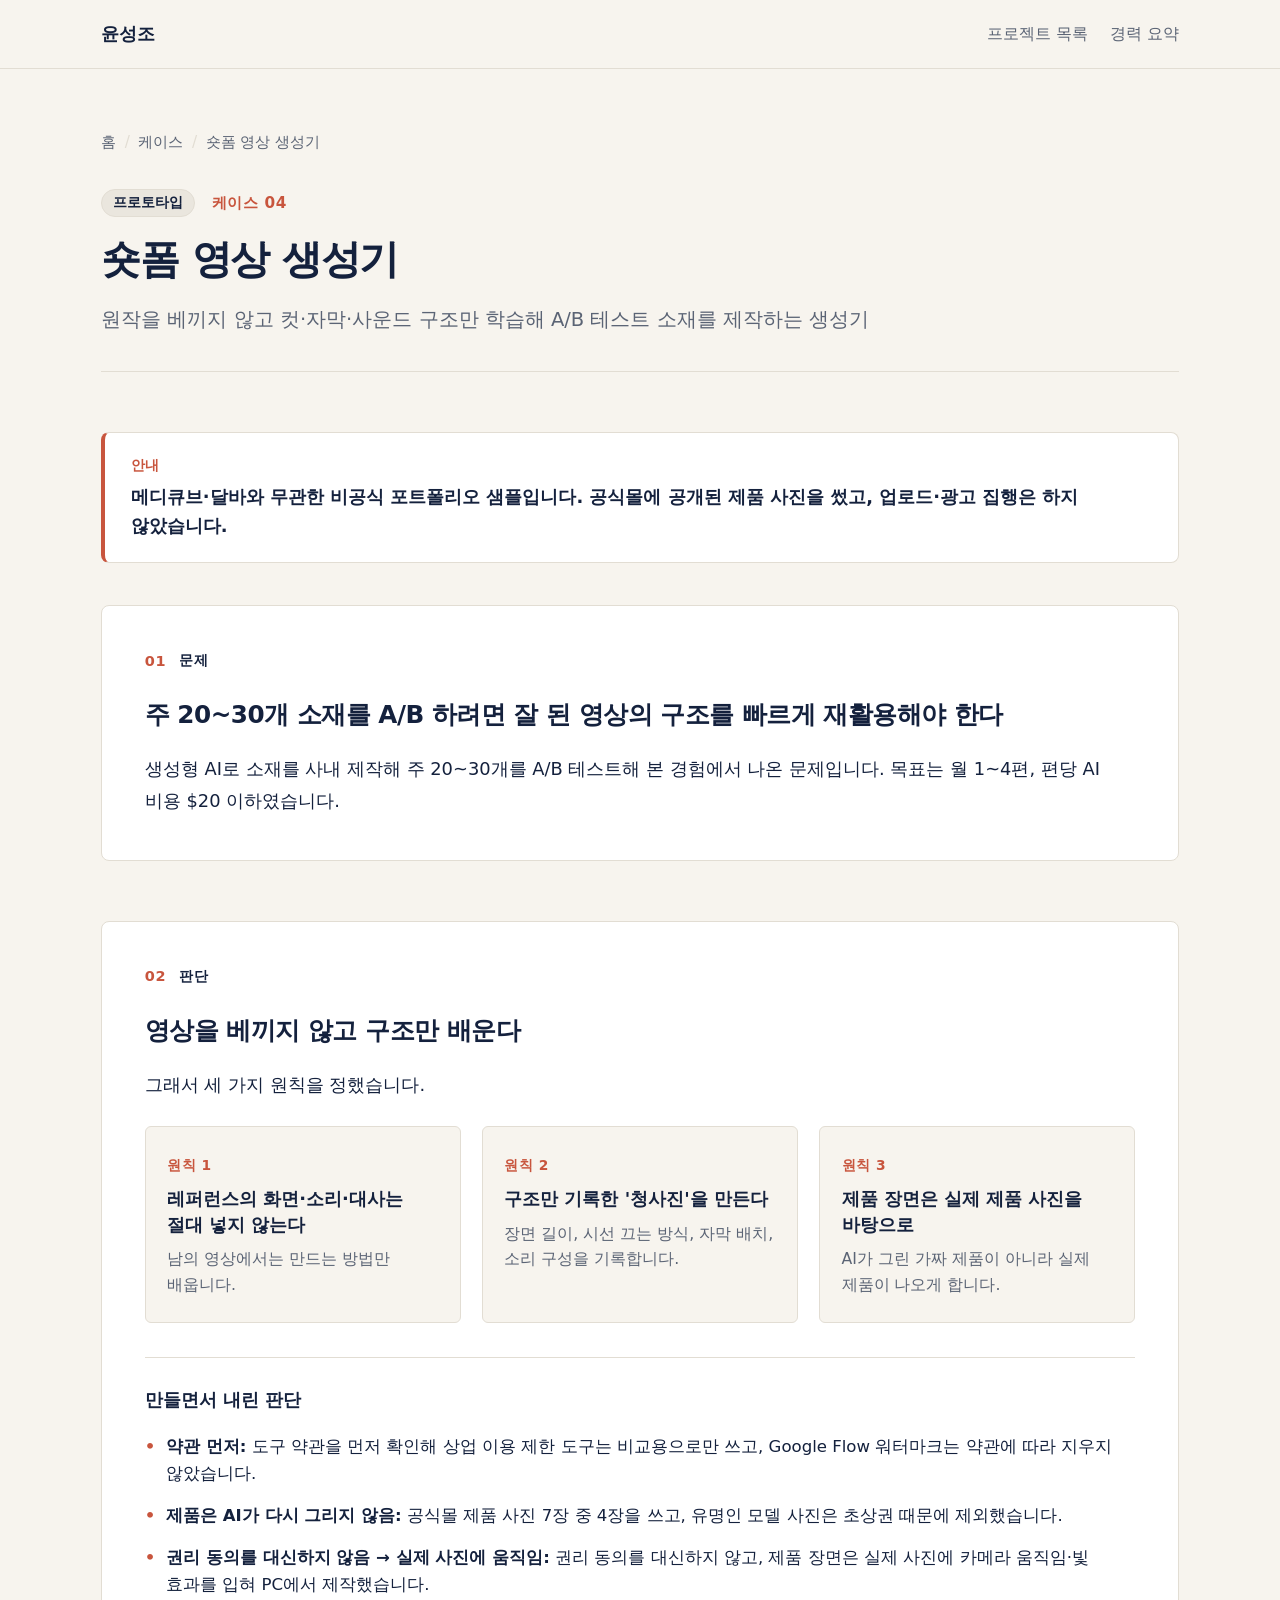
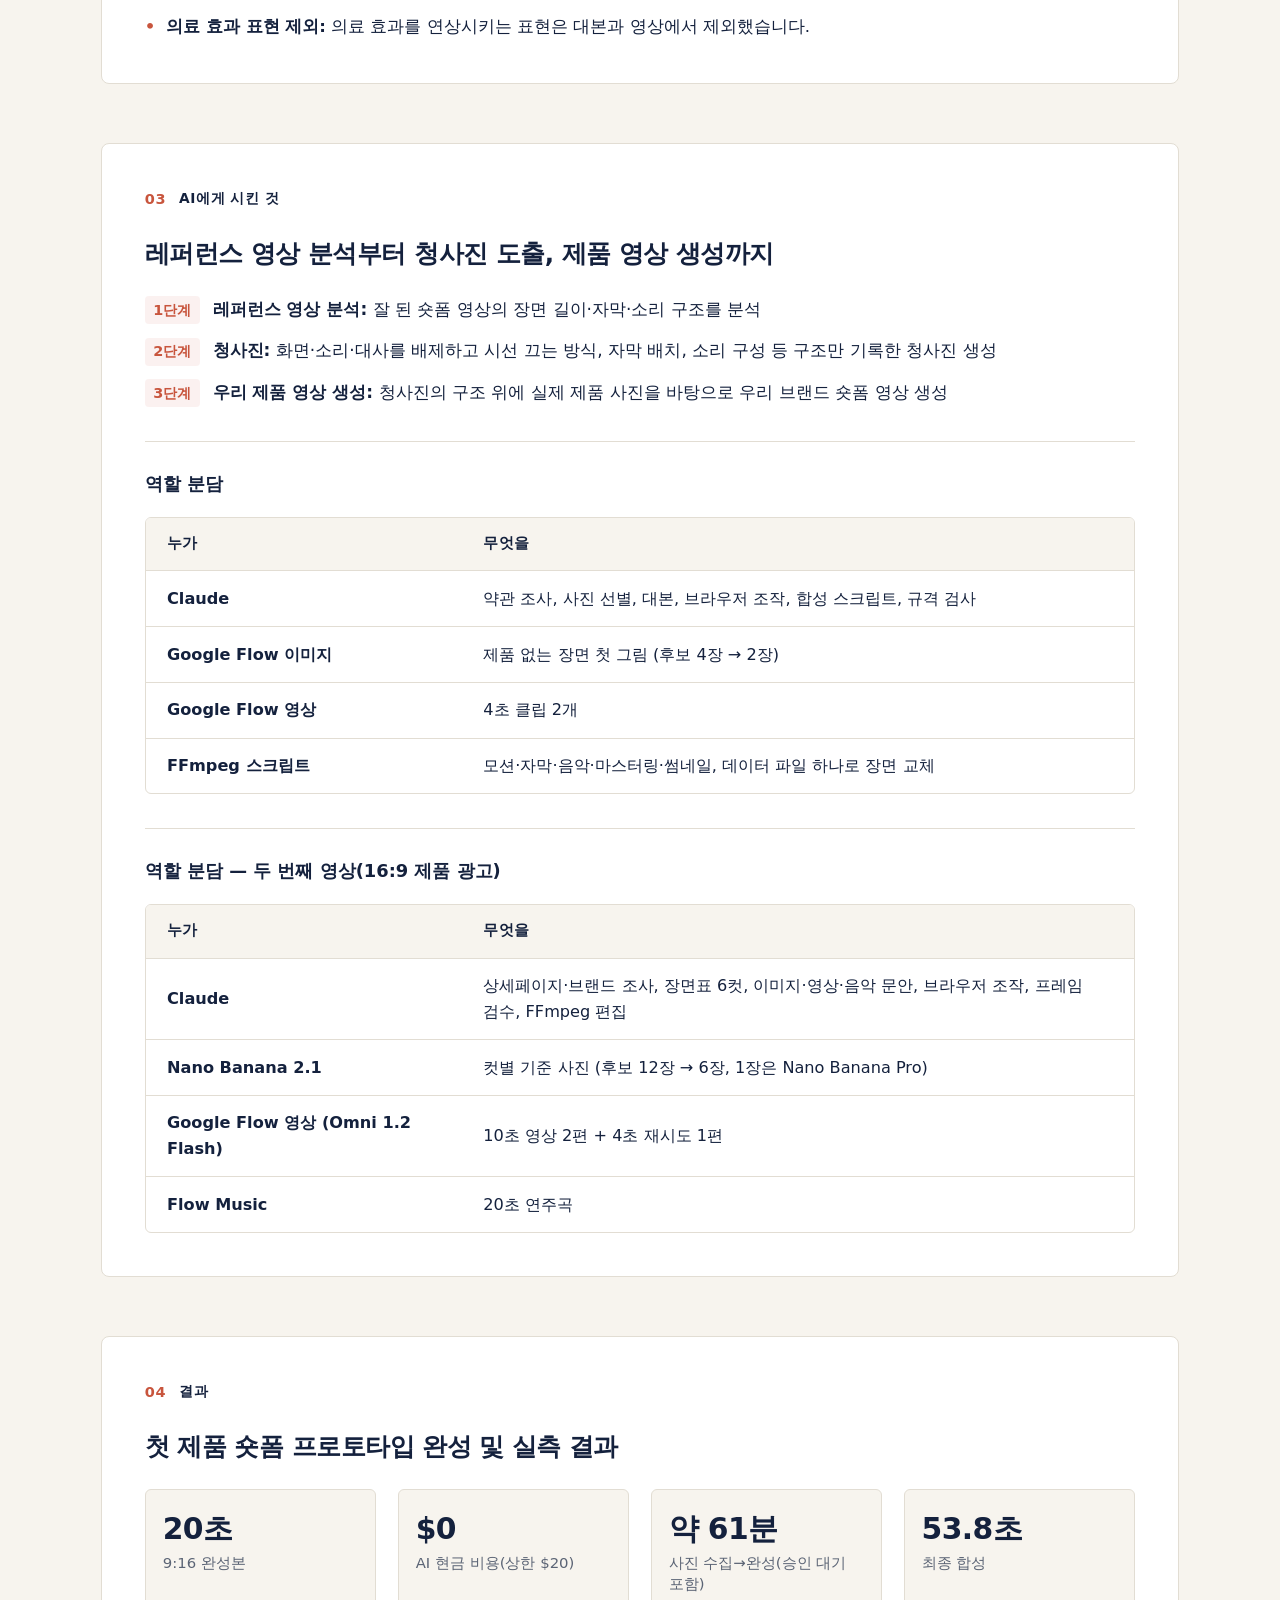
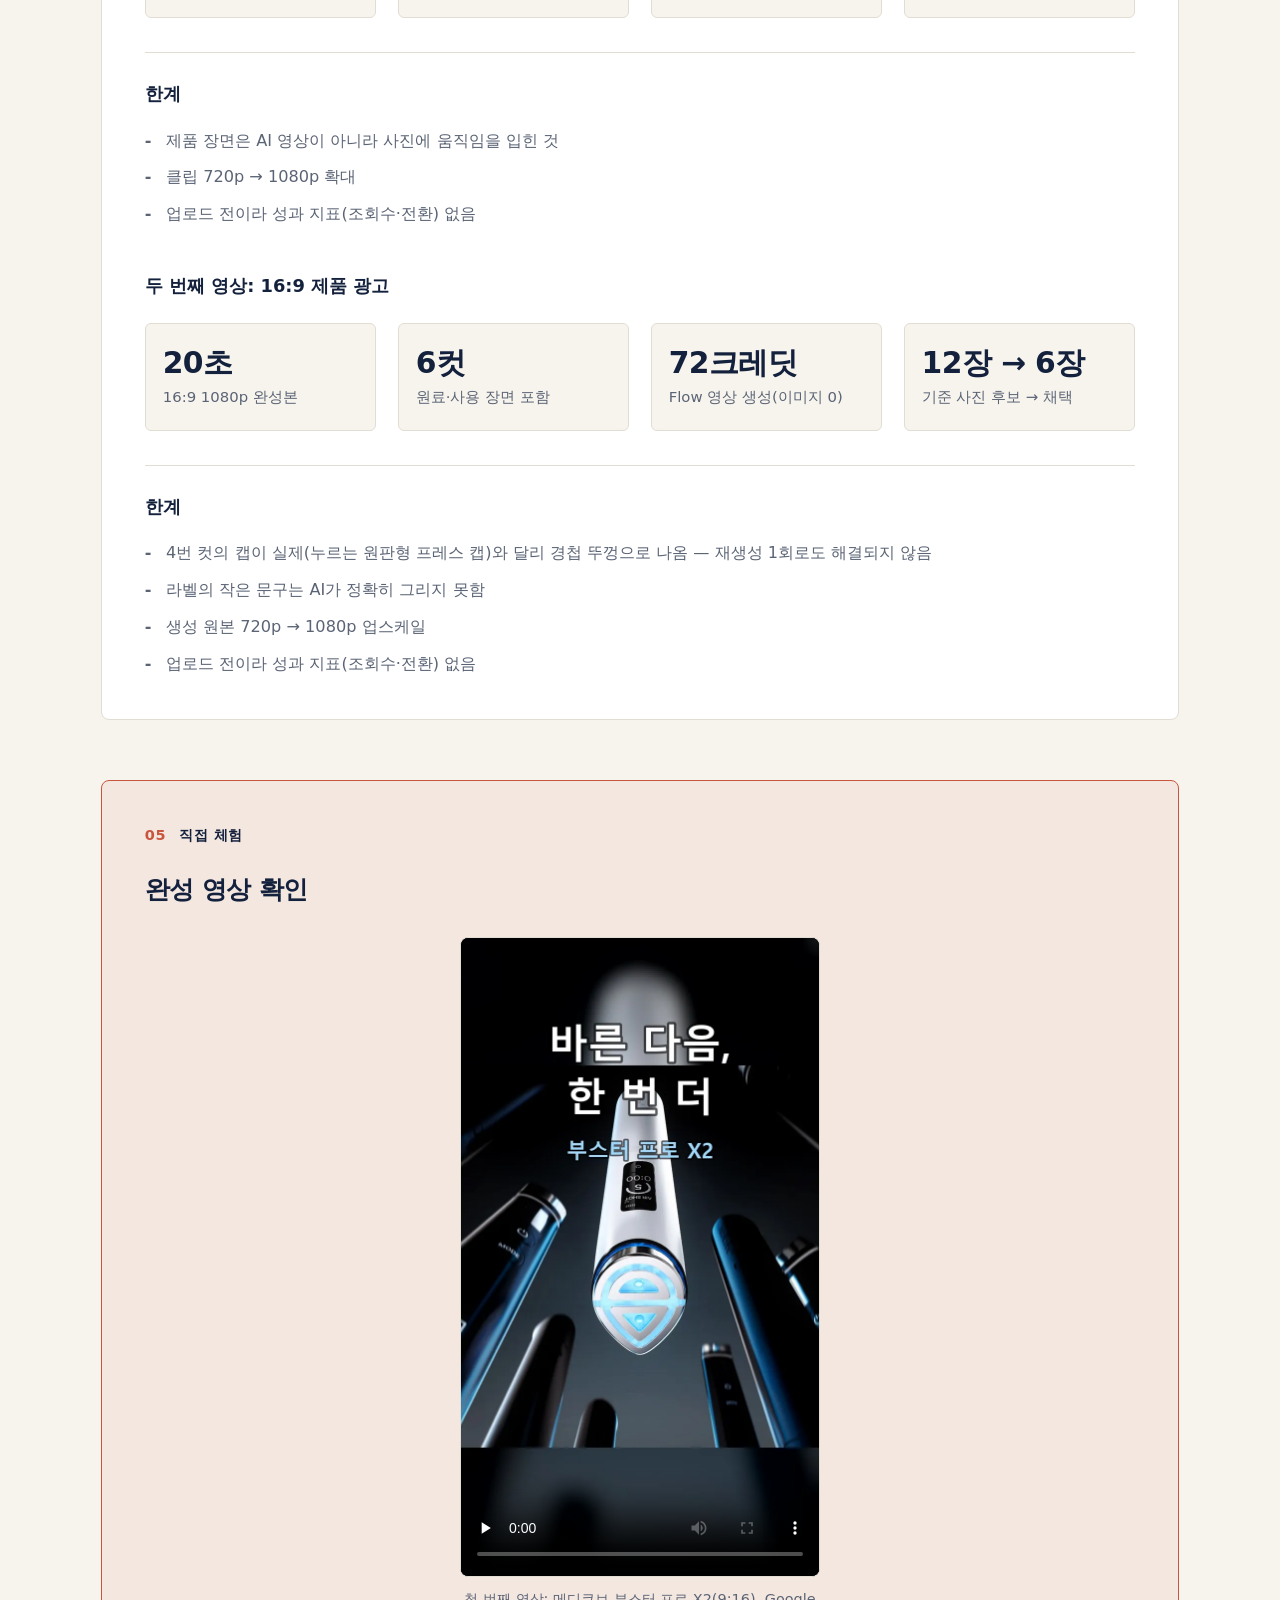
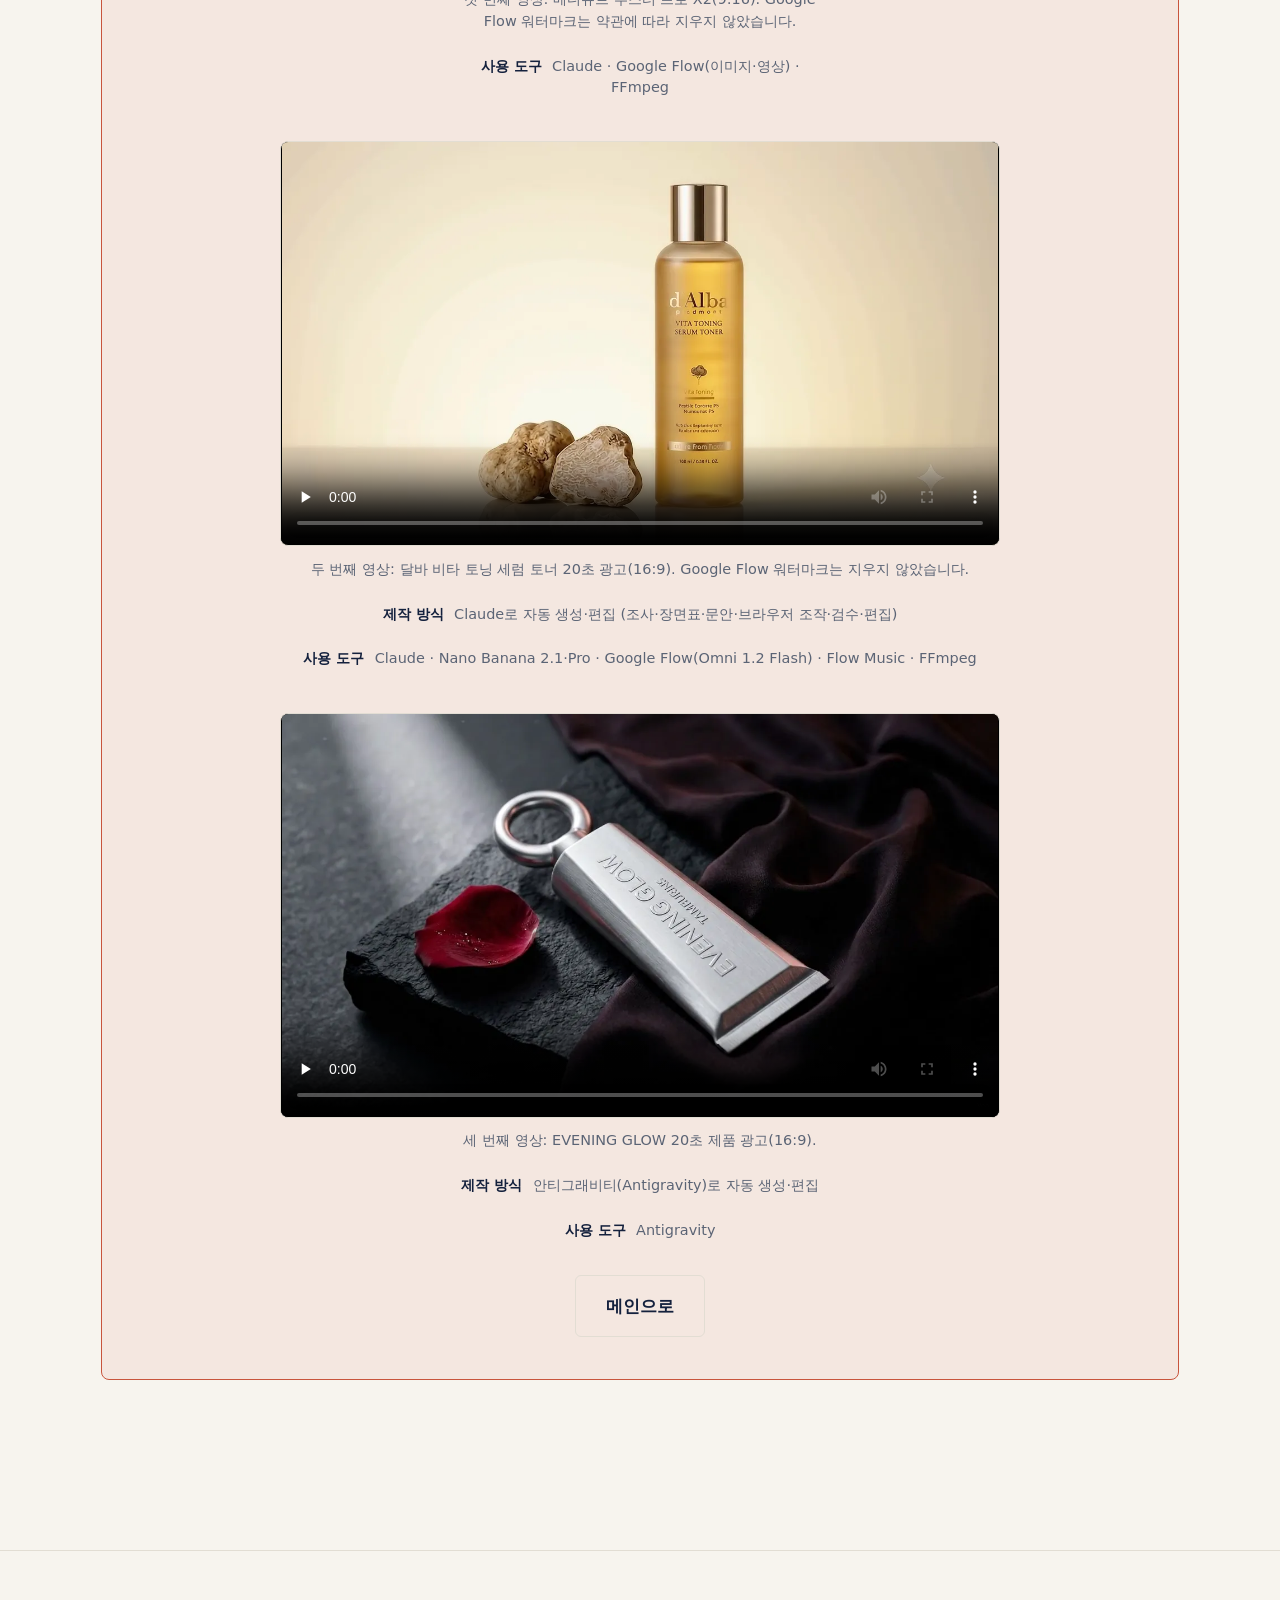
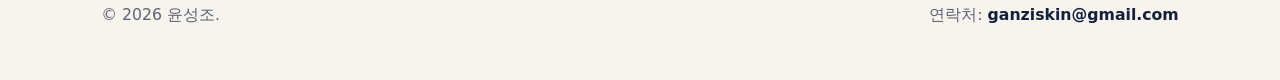
<file: site/cases/shortform/index.html>
<!DOCTYPE html>
<html lang="ko">
<head>
  <meta charset="UTF-8">
  <meta name="viewport" content="width=device-width, initial-scale=1.0">
  <title>숏폼 영상 생성기 | 케이스 스터디</title>
  <meta name="description" content="원작을 베끼지 않고 컷·자막·사운드 구조만 학습해 A/B 테스트 소재를 제작하는 생성기">
  <meta name="robots" content="noindex">
  <meta name="theme-color" content="#F7F4EE">
  <link rel="icon" href="../../favicon.svg" type="image/svg+xml">
  <link rel="stylesheet" href="../../assets/css/style.css">
  <link rel="stylesheet" href="./case.css">

  <!-- og:start -->
  <meta property="og:type" content="website">
  <meta property="og:site_name" content="윤성조 포트폴리오">
  <meta property="og:title" content="숏폼 영상 생성기 | 케이스 스터디">
  <meta property="og:description" content="원작을 베끼지 않고 컷·자막·사운드 구조만 학습해 A/B 테스트 소재를 제작하는 생성기">
  <meta property="og:url" content="https://seongjoyoun-portfolio.vercel.app/cases/shortform/">
  <meta property="og:image" content="https://seongjoyoun-portfolio.vercel.app/assets/og.png">
  <meta property="og:image:width" content="1200">
  <meta property="og:image:height" content="630">
  <meta name="twitter:card" content="summary_large_image">
  <!-- og:end -->
</head>
<body>

  <!-- 공통 헤더 -->
  <header class="site-header">
    <div class="container header-inner">
      <a href="../../" class="site-logo">윤성조</a>
      <nav class="site-nav">
        <a href="../../#projects">프로젝트 목록</a>
        <a href="../../#career">경력 요약</a>
      </nav>
    </div>
  </header>

  <main class="case-page">
    <div class="container">

      <!-- 브레드크럼 -->
      <nav class="breadcrumb" aria-label="경로">
        <a href="../../">홈</a>
        <span class="breadcrumb-separator">/</span>
        <a href="../../#projects">케이스</a>
        <span class="breadcrumb-separator">/</span>
        <span>숏폼 영상 생성기</span>
      </nav>

      <!-- 케이스 헤더 -->
      <header class="case-header">
        <div class="case-meta">
          <span class="badge badge-prototype">프로토타입</span>
          <span class="hero-tag" style="margin-bottom: 0;">케이스 04</span>
        </div>
        <h1 class="case-title">숏폼 영상 생성기</h1>
        <p class="case-lead">
          원작을 베끼지 않고 컷·자막·사운드 구조만 학습해 A/B 테스트 소재를 제작하는 생성기
        </p>
      </header>

      <!-- 맨 위 안내 상자 -->
      <div class="case-notice-box">
        <div class="notice-badge">안내</div>
        <p class="notice-text">
          메디큐브·달바와 무관한 비공식 포트폴리오 샘플입니다. 공식몰에 공개된 제품 사진을 썼고, 업로드·광고 집행은 하지 않았습니다.
        </p>
      </div>

      <!-- 5단 고정 구조 (SPEC 3-4 & GEMINI.md) -->
      <div class="case-stages">

        <!-- 1단: 문제 -->
        <section class="stage-card">
          <div class="stage-label-wrap">
            <span class="stage-number">01</span>
            <span class="stage-badge">문제</span>
          </div>
          <h2 class="stage-title">주 20~30개 소재를 A/B 하려면 잘 된 영상의 구조를 빠르게 재활용해야 한다</h2>
          <div class="stage-content">
            <p>
              생성형 AI로 소재를 사내 제작해 주 20~30개를 A/B 테스트해 본 경험에서 나온 문제입니다. 목표는 월 1~4편, 편당 AI 비용 $20 이하였습니다.
            </p>
          </div>
        </section>

        <!-- 2단: 판단 -->
        <section class="stage-card">
          <div class="stage-label-wrap">
            <span class="stage-number">02</span>
            <span class="stage-badge">판단</span>
          </div>
          <h2 class="stage-title">영상을 베끼지 않고 구조만 배운다</h2>
          <div class="stage-content">
            <p>
              그래서 세 가지 원칙을 정했습니다.
            </p>
            <div class="principles-grid">
              <div class="principle-card">
                <div class="principle-num">원칙 1</div>
                <h3 class="principle-title">레퍼런스의 화면·소리·대사는 절대 넣지 않는다</h3>
                <p class="principle-desc">
                  남의 영상에서는 만드는 방법만 배웁니다.
                </p>
              </div>
              <div class="principle-card">
                <div class="principle-num">원칙 2</div>
                <h3 class="principle-title">구조만 기록한 '청사진'을 만든다</h3>
                <p class="principle-desc">
                  장면 길이, 시선 끄는 방식, 자막 배치, 소리 구성을 기록합니다.
                </p>
              </div>
              <div class="principle-card">
                <div class="principle-num">원칙 3</div>
                <h3 class="principle-title">제품 장면은 실제 제품 사진을 바탕으로</h3>
                <p class="principle-desc">
                  AI가 그린 가짜 제품이 아니라 실제 제품이 나오게 합니다.
                </p>
              </div>
            </div>

            <div class="decisions-wrap">
              <h3 class="subsection-title">만들면서 내린 판단</h3>
              <ul class="decision-list">
                <li class="decision-item">
                  <strong>약관 먼저:</strong> 도구 약관을 먼저 확인해 상업 이용 제한 도구는 비교용으로만 쓰고, Google Flow 워터마크는 약관에 따라 지우지 않았습니다.
                </li>
                <li class="decision-item">
                  <strong>제품은 AI가 다시 그리지 않음:</strong> 공식몰 제품 사진 7장 중 4장을 쓰고, 유명인 모델 사진은 초상권 때문에 제외했습니다.
                </li>
                <li class="decision-item">
                  <strong>권리 동의를 대신하지 않음 &rarr; 실제 사진에 움직임:</strong> 권리 동의를 대신하지 않고, 제품 장면은 실제 사진에 카메라 움직임·빛 효과를 입혀 PC에서 제작했습니다.
                </li>
                <li class="decision-item">
                  <strong>의료 효과 표현 제외:</strong> 의료 효과를 연상시키는 표현은 대본과 영상에서 제외했습니다.
                </li>
              </ul>
            </div>
          </div>
        </section>

        <!-- 3단: AI에게 시킨 것 -->
        <section class="stage-card">
          <div class="stage-label-wrap">
            <span class="stage-number">03</span>
            <span class="stage-badge">AI에게 시킨 것</span>
          </div>
          <h2 class="stage-title">레퍼런스 영상 분석부터 청사진 도출, 제품 영상 생성까지</h2>
          <div class="stage-content">
            <ul class="flow-list">
              <li class="flow-step">
                <span class="flow-step-num">1단계</span>
                <span class="flow-step-text"><strong>레퍼런스 영상 분석:</strong> 잘 된 숏폼 영상의 장면 길이·자막·소리 구조를 분석</span>
              </li>
              <li class="flow-step">
                <span class="flow-step-num">2단계</span>
                <span class="flow-step-text"><strong>청사진:</strong> 화면·소리·대사를 배제하고 시선 끄는 방식, 자막 배치, 소리 구성 등 구조만 기록한 청사진 생성</span>
              </li>
              <li class="flow-step">
                <span class="flow-step-num">3단계</span>
                <span class="flow-step-text"><strong>우리 제품 영상 생성:</strong> 청사진의 구조 위에 실제 제품 사진을 바탕으로 우리 브랜드 숏폼 영상 생성</span>
              </li>
            </ul>

            <div class="role-table-wrap">
              <h3 class="subsection-title">역할 분담</h3>
              <div class="role-table-container">
                <table class="role-table">
                  <thead>
                    <tr>
                      <th scope="col" style="width: 32%;">누가</th>
                      <th scope="col" style="width: 68%;">무엇을</th>
                    </tr>
                  </thead>
                  <tbody>
                    <tr>
                      <td class="font-bold">Claude</td>
                      <td>약관 조사, 사진 선별, 대본, 브라우저 조작, 합성 스크립트, 규격 검사</td>
                    </tr>
                    <tr>
                      <td class="font-bold">Google Flow 이미지</td>
                      <td>제품 없는 장면 첫 그림 (후보 4장 &rarr; 2장)</td>
                    </tr>
                    <tr>
                      <td class="font-bold">Google Flow 영상</td>
                      <td>4초 클립 2개</td>
                    </tr>
                    <tr>
                      <td class="font-bold">FFmpeg 스크립트</td>
                      <td>모션·자막·음악·마스터링·썸네일, 데이터 파일 하나로 장면 교체</td>
                    </tr>
                  </tbody>
                </table>
              </div>
            </div>

            <div class="role-table-wrap">
              <h3 class="subsection-title">역할 분담 — 두 번째 영상(16:9 제품 광고)</h3>
              <div class="role-table-container">
                <table class="role-table">
                  <thead>
                    <tr>
                      <th scope="col" style="width: 32%;">누가</th>
                      <th scope="col" style="width: 68%;">무엇을</th>
                    </tr>
                  </thead>
                  <tbody>
                    <tr>
                      <td class="font-bold">Claude</td>
                      <td>상세페이지·브랜드 조사, 장면표 6컷, 이미지·영상·음악 문안, 브라우저 조작, 프레임 검수, FFmpeg 편집</td>
                    </tr>
                    <tr>
                      <td class="font-bold">Nano Banana 2.1</td>
                      <td>컷별 기준 사진 (후보 12장 &rarr; 6장, 1장은 Nano Banana Pro)</td>
                    </tr>
                    <tr>
                      <td class="font-bold">Google Flow 영상 (Omni 1.2 Flash)</td>
                      <td>10초 영상 2편 + 4초 재시도 1편</td>
                    </tr>
                    <tr>
                      <td class="font-bold">Flow Music</td>
                      <td>20초 연주곡</td>
                    </tr>
                  </tbody>
                </table>
              </div>
            </div>
          </div>
        </section>

        <!-- 4단: 결과 -->
        <section class="stage-card">
          <div class="stage-label-wrap">
            <span class="stage-number">04</span>
            <span class="stage-badge">결과</span>
          </div>
          <h2 class="stage-title">첫 제품 숏폼 프로토타입 완성 및 실측 결과</h2>
          <div class="stage-content">
            <div class="result-stats">
              <div class="result-stat-box">
                <div class="result-stat-num">20초</div>
                <div class="result-stat-label">9:16 완성본</div>
              </div>
              <div class="result-stat-box">
                <div class="result-stat-num">$0</div>
                <div class="result-stat-label">AI 현금 비용(상한 $20)</div>
              </div>
              <div class="result-stat-box">
                <div class="result-stat-num">약 61분</div>
                <div class="result-stat-label">사진 수집&rarr;완성(승인 대기 포함)</div>
              </div>
              <div class="result-stat-box">
                <div class="result-stat-num">53.8초</div>
                <div class="result-stat-label">최종 합성</div>
              </div>
            </div>

            <div class="limits-wrap">
              <h3 class="subsection-title">한계</h3>
              <ul class="limits-list">
                <li>제품 장면은 AI 영상이 아니라 사진에 움직임을 입힌 것</li>
                <li>클립 720p &rarr; 1080p 확대</li>
                <li>업로드 전이라 성과 지표(조회수·전환) 없음</li>
              </ul>
            </div>

            <h3 class="subsection-title" style="margin-top: 2.5rem;">두 번째 영상: 16:9 제품 광고</h3>
            <div class="result-stats">
              <div class="result-stat-box">
                <div class="result-stat-num">20초</div>
                <div class="result-stat-label">16:9 1080p 완성본</div>
              </div>
              <div class="result-stat-box">
                <div class="result-stat-num">6컷</div>
                <div class="result-stat-label">원료·사용 장면 포함</div>
              </div>
              <div class="result-stat-box">
                <div class="result-stat-num">72크레딧</div>
                <div class="result-stat-label">Flow 영상 생성(이미지 0)</div>
              </div>
              <div class="result-stat-box">
                <div class="result-stat-num">12장 &rarr; 6장</div>
                <div class="result-stat-label">기준 사진 후보 &rarr; 채택</div>
              </div>
            </div>

            <div class="limits-wrap">
              <h3 class="subsection-title">한계</h3>
              <ul class="limits-list">
                <li>4번 컷의 캡이 실제(누르는 원판형 프레스 캡)와 달리 경첩 뚜껑으로 나옴 — 재생성 1회로도 해결되지 않음</li>
                <li>라벨의 작은 문구는 AI가 정확히 그리지 못함</li>
                <li>생성 원본 720p &rarr; 1080p 업스케일</li>
                <li>업로드 전이라 성과 지표(조회수·전환) 없음</li>
              </ul>
            </div>
          </div>
        </section>

        <!-- 5단: 직접 체험 -->
        <section class="stage-card stage-demo-action">
          <div class="stage-label-wrap">
            <span class="stage-number">05</span>
            <span class="stage-badge">직접 체험</span>
          </div>
          <h2 class="stage-title">완성 영상 확인</h2>
          <div class="stage-content">
            <div class="video-player-wrap">
              <video class="shortform-video" controls playsinline preload="none" poster="../../assets/video/shortform/poster.webp">
                <source src="../../assets/video/shortform/medicube_booster_pro_x2.mp4" type="video/mp4">
                브라우저가 비디오 태그를 지원하지 않습니다.
              </video>
              <p class="video-caption">첫 번째 영상: 메디큐브 부스터 프로 X2(9:16). Google Flow 워터마크는 약관에 따라 지우지 않았습니다.</p>
              <p class="video-tools"><strong>사용 도구</strong> Claude · Google Flow(이미지·영상) · FFmpeg</p>
            </div>
            <div class="video-player-wrap video-player-wrap--wide">
              <video class="shortform-video shortform-video--wide" controls playsinline preload="none" poster="../../assets/video/shortform/dalba-poster.webp">
                <source src="../../assets/video/shortform/dalba_vita_toning_serum_toner.mp4" type="video/mp4">
                브라우저가 비디오 태그를 지원하지 않습니다.
              </video>
              <p class="video-caption">두 번째 영상: 달바 비타 토닝 세럼 토너 20초 광고(16:9). Google Flow 워터마크는 지우지 않았습니다.</p>
              <p class="video-tools"><strong>제작 방식</strong> Claude로 자동 생성·편집 (조사·장면표·문안·브라우저 조작·검수·편집)</p>
              <p class="video-tools"><strong>사용 도구</strong> Claude · Nano Banana 2.1·Pro · Google Flow(Omni 1.2 Flash) · Flow Music · FFmpeg</p>
            </div>
            <div class="video-player-wrap video-player-wrap--wide">
              <video class="shortform-video shortform-video--wide" controls playsinline preload="none" poster="../../assets/video/shortform/evening-glow-poster.webp">
                <source src="../../assets/video/shortform/evening_glow_antigravity.mp4" type="video/mp4">
                브라우저가 비디오 태그를 지원하지 않습니다.
              </video>
              <p class="video-caption">세 번째 영상: EVENING GLOW 20초 제품 광고(16:9).</p>
              <p class="video-tools"><strong>제작 방식</strong> 안티그래비티(Antigravity)로 자동 생성·편집</p>
              <p class="video-tools"><strong>사용 도구</strong> Antigravity</p>
            </div>
            <div class="demo-action-box" style="margin-top: 2rem; align-items: center;">
              <div class="btn-group">
                <a href="../../" class="btn btn-secondary">메인으로</a>
              </div>
            </div>
          </div>
        </section>

      </div>
    </div>
  </main>

  <!-- 푸터 -->
  <footer class="site-footer">
    <div class="container footer-inner">
      <div class="footer-copy">&copy; 2026 윤성조.</div>
      <div class="footer-contact">연락처: <strong><a href="mailto:ganziskin@gmail.com">ganziskin@gmail.com</a></strong></div>
    </div>
  </footer>

</body>
</html>
</file>
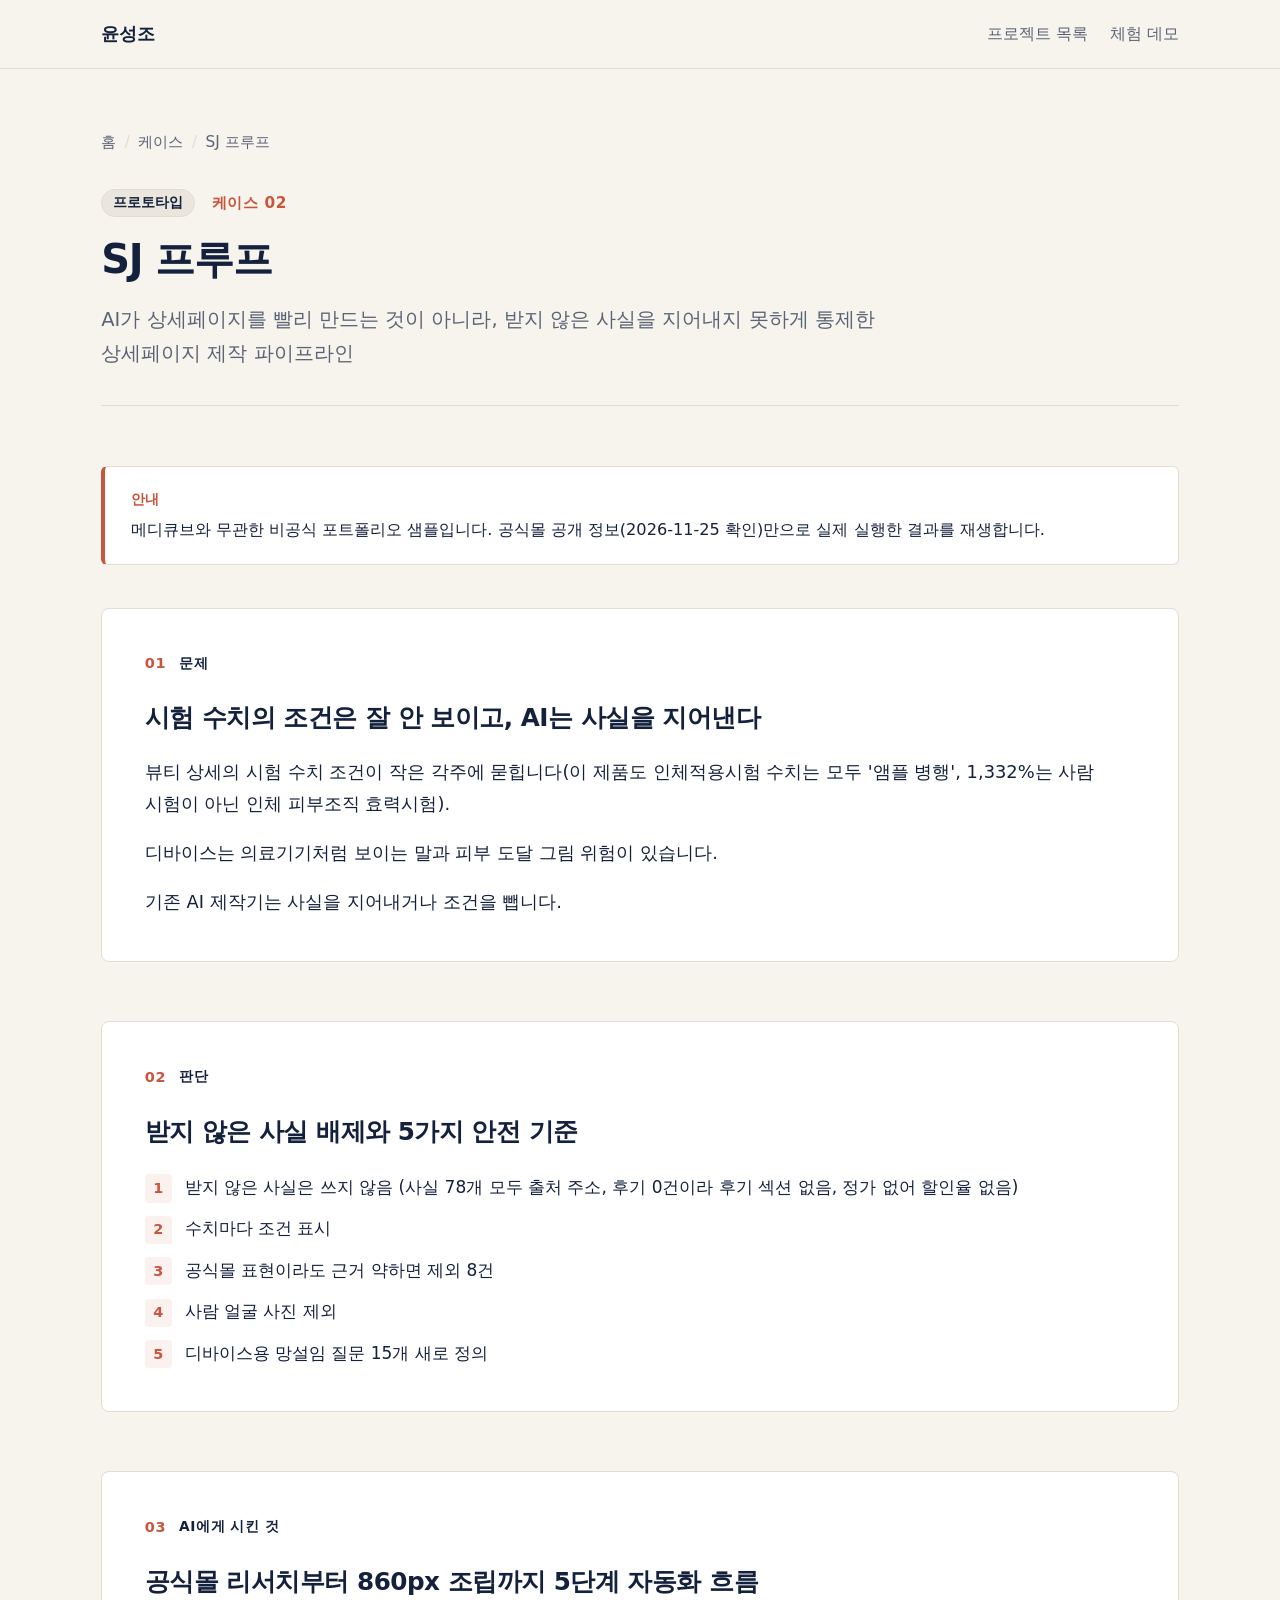
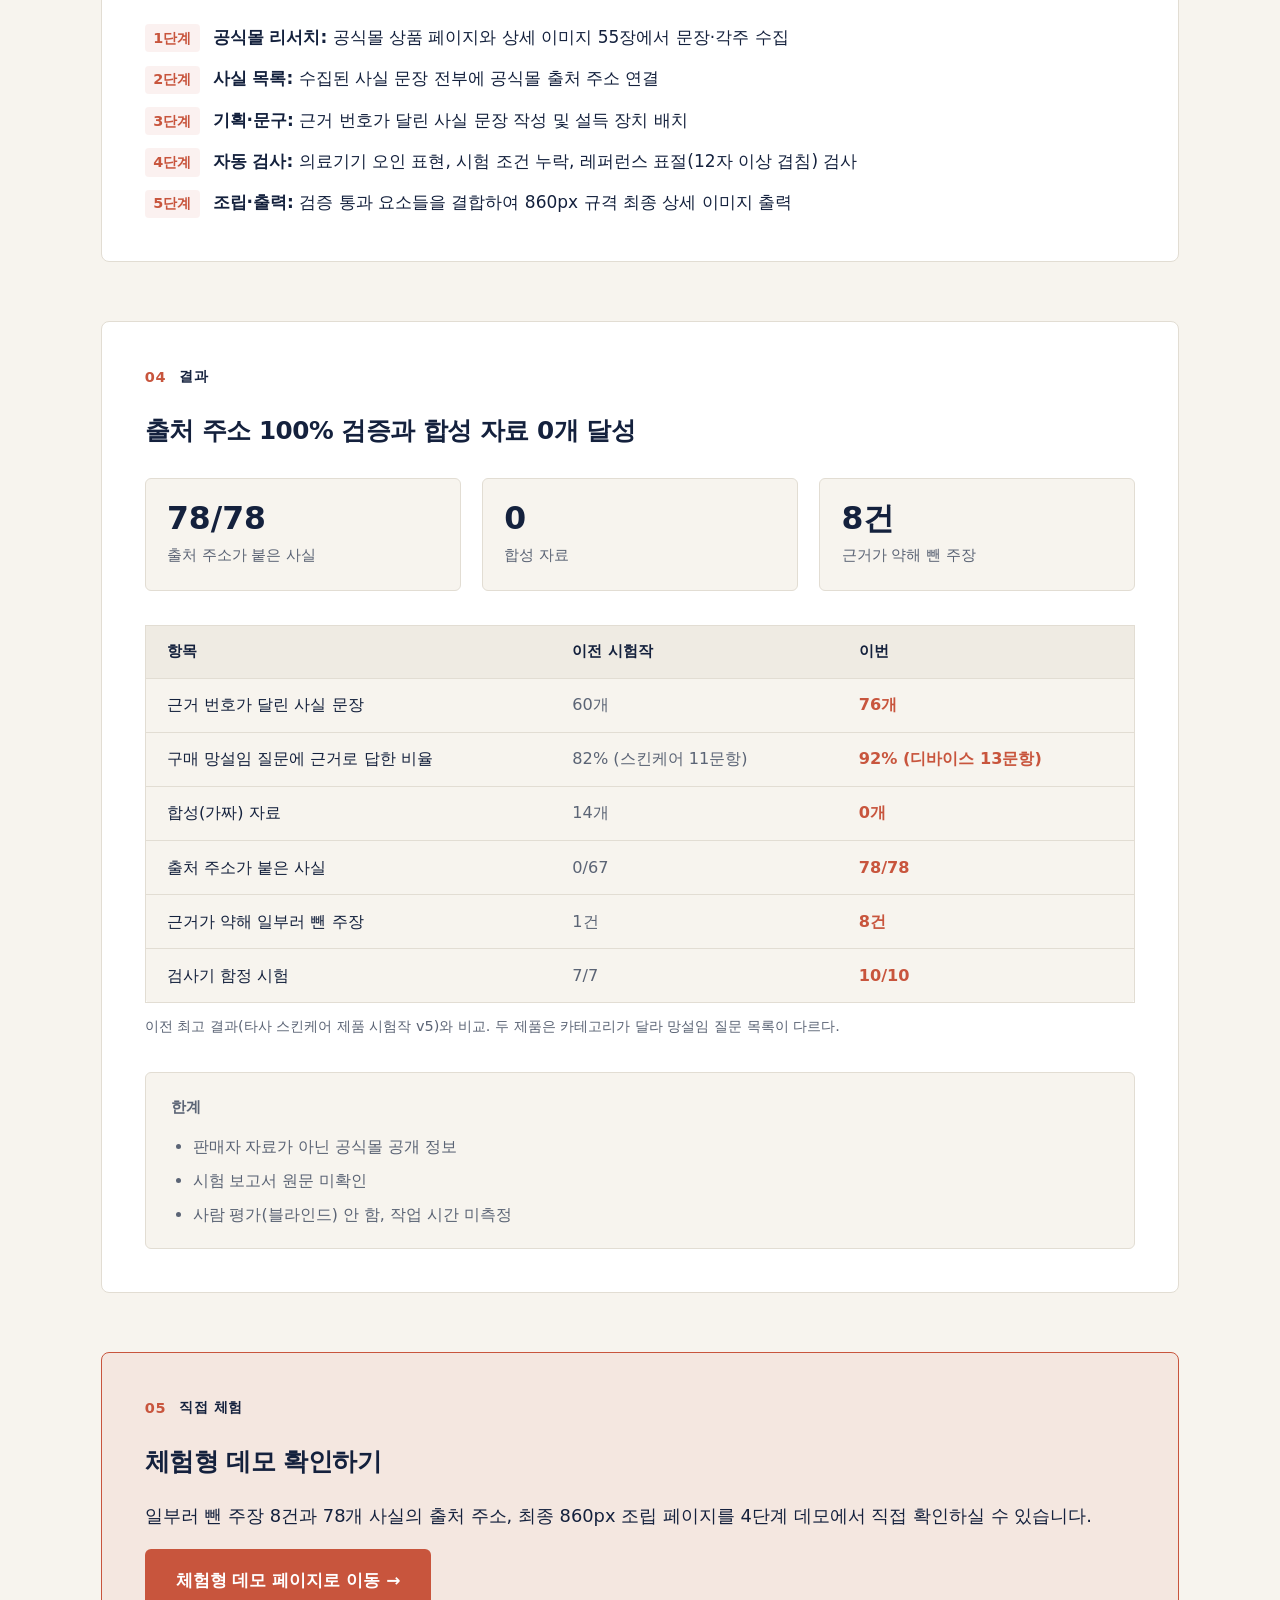
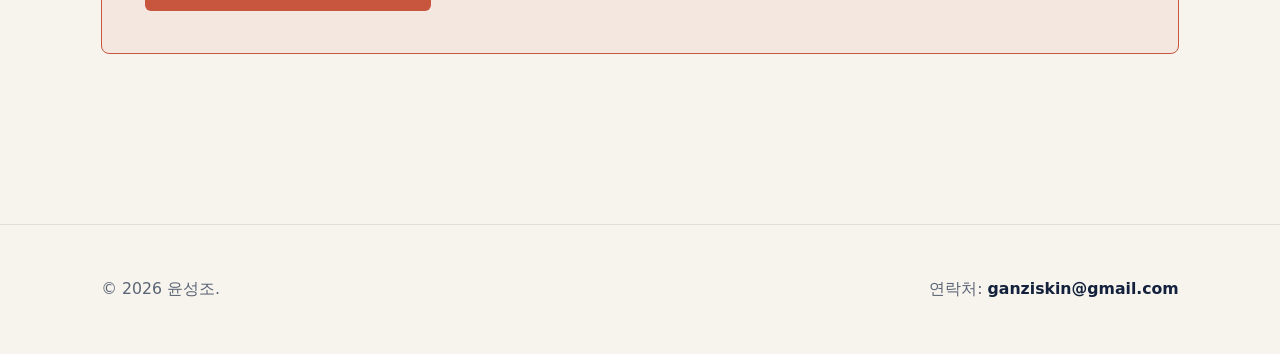
<file: site/cases/sj-proof/index.html>
<!DOCTYPE html>
<html lang="ko">
<head>
  <meta charset="UTF-8">
  <meta name="viewport" content="width=device-width, initial-scale=1.0">
  <title>SJ 프루프 | 케이스 스터디</title>
  <meta name="description" content="AI가 상세페이지를 빨리 만드는 것이 아니라, 받지 않은 사실을 지어내지 못하게 통제한 상세페이지 제작 파이프라인">
  <meta name="robots" content="noindex">
  <meta name="theme-color" content="#F7F4EE">
  <link rel="icon" href="../../favicon.svg" type="image/svg+xml">
  <link rel="stylesheet" href="../../assets/css/style.css">
  <link rel="stylesheet" href="case.css">

  <!-- og:start -->
  <meta property="og:type" content="website">
  <meta property="og:site_name" content="윤성조 포트폴리오">
  <meta property="og:title" content="SJ 프루프 | 케이스 스터디">
  <meta property="og:description" content="AI가 상세페이지를 빨리 만드는 것이 아니라, 받지 않은 사실을 지어내지 못하게 통제한 상세페이지 제작 파이프라인">
  <meta property="og:url" content="https://seongjoyoun-portfolio.vercel.app/cases/sj-proof/">
  <meta property="og:image" content="https://seongjoyoun-portfolio.vercel.app/assets/og.png">
  <meta property="og:image:width" content="1200">
  <meta property="og:image:height" content="630">
  <meta name="twitter:card" content="summary_large_image">
  <!-- og:end -->
</head>
<body>

  <!-- 공통 헤더 -->
  <header class="site-header">
    <div class="container header-inner">
      <a href="../../" class="site-logo">윤성조</a>
      <nav class="site-nav">
        <a href="../../#projects">프로젝트 목록</a>
        <a href="../../demos/sj-proof/">체험 데모</a>
      </nav>
    </div>
  </header>

  <main class="case-page">
    <div class="container">

      <!-- 브레드크럼 -->
      <nav class="breadcrumb" aria-label="경로">
        <a href="../../">홈</a>
        <span class="breadcrumb-separator">/</span>
        <a href="../../#projects">케이스</a>
        <span class="breadcrumb-separator">/</span>
        <span>SJ 프루프</span>
      </nav>

      <!-- 케이스 헤더 -->
      <header class="case-header">
        <div class="case-meta">
          <span class="badge badge-prototype">프로토타입</span>
          <span class="hero-tag" style="margin-bottom: 0;">케이스 02</span>
        </div>
        <h1 class="case-title">SJ 프루프</h1>
        <p class="case-lead">
          AI가 상세페이지를 빨리 만드는 것이 아니라, 받지 않은 사실을 지어내지 못하게 통제한 상세페이지 제작 파이프라인
        </p>
      </header>

      <!-- 맨 위 공식몰 공개 안내 상자 -->
      <aside class="case-notice-box" aria-label="사전 안내">
        <div class="case-notice-title">안내</div>
        <p>메디큐브와 무관한 비공식 포트폴리오 샘플입니다. 공식몰 공개 정보(2026-11-25 확인)만으로 실제 실행한 결과를 재생합니다.</p>
      </aside>

      <!-- 5단 고정 구조 (SPEC 3-1 & GEMINI.md) -->
      <div class="case-stages">

        <!-- 1단: 문제 -->
        <section class="stage-card">
          <div class="stage-label-wrap">
            <span class="stage-number">01</span>
            <span class="stage-badge">문제</span>
          </div>
          <h2 class="stage-title">시험 수치의 조건은 잘 안 보이고, AI는 사실을 지어낸다</h2>
          <div class="stage-content">
            <p>
              뷰티 상세의 시험 수치 조건이 작은 각주에 묻힙니다(이 제품도 인체적용시험 수치는 모두 '앰플 병행', 1,332%는 사람 시험이 아닌 인체 피부조직 효력시험).
            </p>
            <p>
              디바이스는 의료기기처럼 보이는 말과 피부 도달 그림 위험이 있습니다.
            </p>
            <p>
              기존 AI 제작기는 사실을 지어내거나 조건을 뺍니다.
            </p>
          </div>
        </section>

        <!-- 2단: 판단 -->
        <section class="stage-card">
          <div class="stage-label-wrap">
            <span class="stage-number">02</span>
            <span class="stage-badge">판단</span>
          </div>
          <h2 class="stage-title">받지 않은 사실 배제와 5가지 안전 기준</h2>
          <div class="stage-content">
            <ul class="decision-list">
              <li class="decision-item">
                <span class="decision-num">1</span>
                <span class="decision-text">받지 않은 사실은 쓰지 않음 (사실 78개 모두 출처 주소, 후기 0건이라 후기 섹션 없음, 정가 없어 할인율 없음)</span>
              </li>
              <li class="decision-item">
                <span class="decision-num">2</span>
                <span class="decision-text">수치마다 조건 표시</span>
              </li>
              <li class="decision-item">
                <span class="decision-num">3</span>
                <span class="decision-text">공식몰 표현이라도 근거 약하면 제외 8건</span>
              </li>
              <li class="decision-item">
                <span class="decision-num">4</span>
                <span class="decision-text">사람 얼굴 사진 제외</span>
              </li>
              <li class="decision-item">
                <span class="decision-num">5</span>
                <span class="decision-text">디바이스용 망설임 질문 15개 새로 정의</span>
              </li>
            </ul>
          </div>
        </section>

        <!-- 3단: AI에게 시킨 것 -->
        <section class="stage-card">
          <div class="stage-label-wrap">
            <span class="stage-number">03</span>
            <span class="stage-badge">AI에게 시킨 것</span>
          </div>
          <h2 class="stage-title">공식몰 리서치부터 860px 조립까지 5단계 자동화 흐름</h2>
          <div class="stage-content">
            <ul class="flow-list">
              <li class="flow-step">
                <span class="flow-step-num">1단계</span>
                <span class="flow-step-text"><strong>공식몰 리서치:</strong> 공식몰 상품 페이지와 상세 이미지 55장에서 문장·각주 수집</span>
              </li>
              <li class="flow-step">
                <span class="flow-step-num">2단계</span>
                <span class="flow-step-text"><strong>사실 목록:</strong> 수집된 사실 문장 전부에 공식몰 출처 주소 연결</span>
              </li>
              <li class="flow-step">
                <span class="flow-step-num">3단계</span>
                <span class="flow-step-text"><strong>기획·문구:</strong> 근거 번호가 달린 사실 문장 작성 및 설득 장치 배치</span>
              </li>
              <li class="flow-step">
                <span class="flow-step-num">4단계</span>
                <span class="flow-step-text"><strong>자동 검사:</strong> 의료기기 오인 표현, 시험 조건 누락, 레퍼런스 표절(12자 이상 겹침) 검사</span>
              </li>
              <li class="flow-step">
                <span class="flow-step-num">5단계</span>
                <span class="flow-step-text"><strong>조립·출력:</strong> 검증 통과 요소들을 결합하여 860px 규격 최종 상세 이미지 출력</span>
              </li>
            </ul>
          </div>
        </section>

        <!-- 4단: 결과 -->
        <section class="stage-card">
          <div class="stage-label-wrap">
            <span class="stage-number">04</span>
            <span class="stage-badge">결과</span>
          </div>
          <h2 class="stage-title">출처 주소 100% 검증과 합성 자료 0개 달성</h2>
          <div class="stage-content">
            <div class="result-stats">
              <div class="result-stat-box">
                <div class="result-stat-num">78/78</div>
                <div class="result-stat-label">출처 주소가 붙은 사실</div>
              </div>
              <div class="result-stat-box">
                <div class="result-stat-num">0</div>
                <div class="result-stat-label">합성 자료</div>
              </div>
              <div class="result-stat-box">
                <div class="result-stat-num">8건</div>
                <div class="result-stat-label">근거가 약해 뺀 주장</div>
              </div>
            </div>

            <!-- 비교 표 -->
            <div class="compare-table-wrapper">
              <table class="compare-table" aria-label="이전 시험작과 이번 결과 비교">
                <thead>
                  <tr>
                    <th scope="col">항목</th>
                    <th scope="col">이전 시험작</th>
                    <th scope="col">이번</th>
                  </tr>
                </thead>
                <tbody>
                  <tr>
                    <td>근거 번호가 달린 사실 문장</td>
                    <td>60개</td>
                    <td>76개</td>
                  </tr>
                  <tr>
                    <td>구매 망설임 질문에 근거로 답한 비율</td>
                    <td>82% (스킨케어 11문항)</td>
                    <td>92% (디바이스 13문항)</td>
                  </tr>
                  <tr>
                    <td>합성(가짜) 자료</td>
                    <td>14개</td>
                    <td>0개</td>
                  </tr>
                  <tr>
                    <td>출처 주소가 붙은 사실</td>
                    <td>0/67</td>
                    <td>78/78</td>
                  </tr>
                  <tr>
                    <td>근거가 약해 일부러 뺀 주장</td>
                    <td>1건</td>
                    <td>8건</td>
                  </tr>
                  <tr>
                    <td>검사기 함정 시험</td>
                    <td>7/7</td>
                    <td>10/10</td>
                  </tr>
                </tbody>
              </table>
            </div>
            <div class="compare-note">
              이전 최고 결과(타사 스킨케어 제품 시험작 v5)와 비교. 두 제품은 카테고리가 달라 망설임 질문 목록이 다르다.
            </div>

            <!-- 한계 3줄 -->
            <div class="limitations-box">
              <div class="limitations-title">한계</div>
              <ul class="limitations-list">
                <li>판매자 자료가 아닌 공식몰 공개 정보</li>
                <li>시험 보고서 원문 미확인</li>
                <li>사람 평가(블라인드) 안 함, 작업 시간 미측정</li>
              </ul>
            </div>
          </div>
        </section>

        <!-- 5단: 직접 체험 -->
        <section class="stage-card stage-demo-action">
          <div class="stage-label-wrap">
            <span class="stage-number">05</span>
            <span class="stage-badge">직접 체험</span>
          </div>
          <h2 class="stage-title">체험형 데모 확인하기</h2>
          <div class="stage-content">
            <p>
              일부러 뺀 주장 8건과 78개 사실의 출처 주소, 최종 860px 조립 페이지를 4단계 데모에서 직접 확인하실 수 있습니다.
            </p>
            <div class="demo-action-box">
              <a href="../../demos/sj-proof/" class="btn btn-primary">
                체험형 데모 페이지로 이동 &rarr;
              </a>
            </div>
          </div>
        </section>

      </div>
    </div>
  </main>

  <!-- 푸터 -->
  <footer class="site-footer">
    <div class="container footer-inner">
      <div class="footer-copy">&copy; 2026 윤성조.</div>
      <div class="footer-contact">연락처: <strong><a href="mailto:ganziskin@gmail.com">ganziskin@gmail.com</a></strong></div>
    </div>
  </footer>

</body>
</html>
</file>
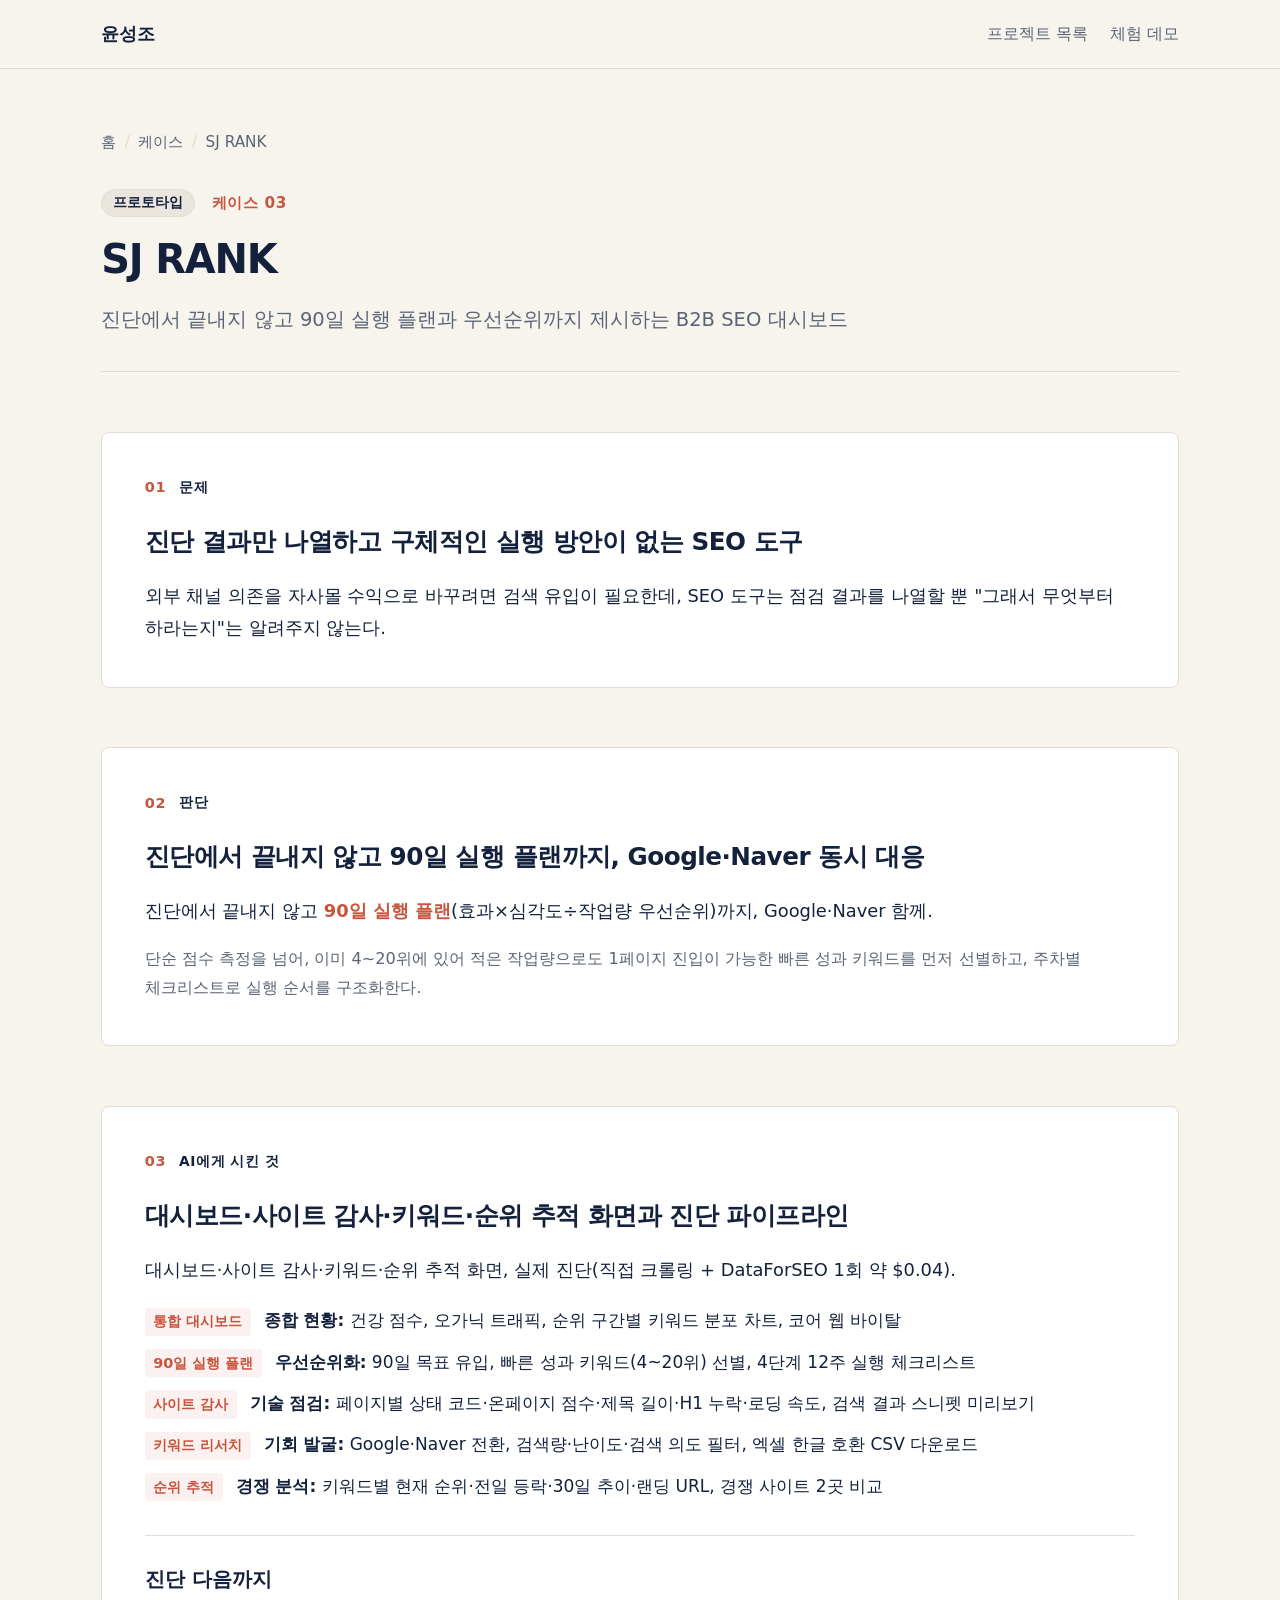
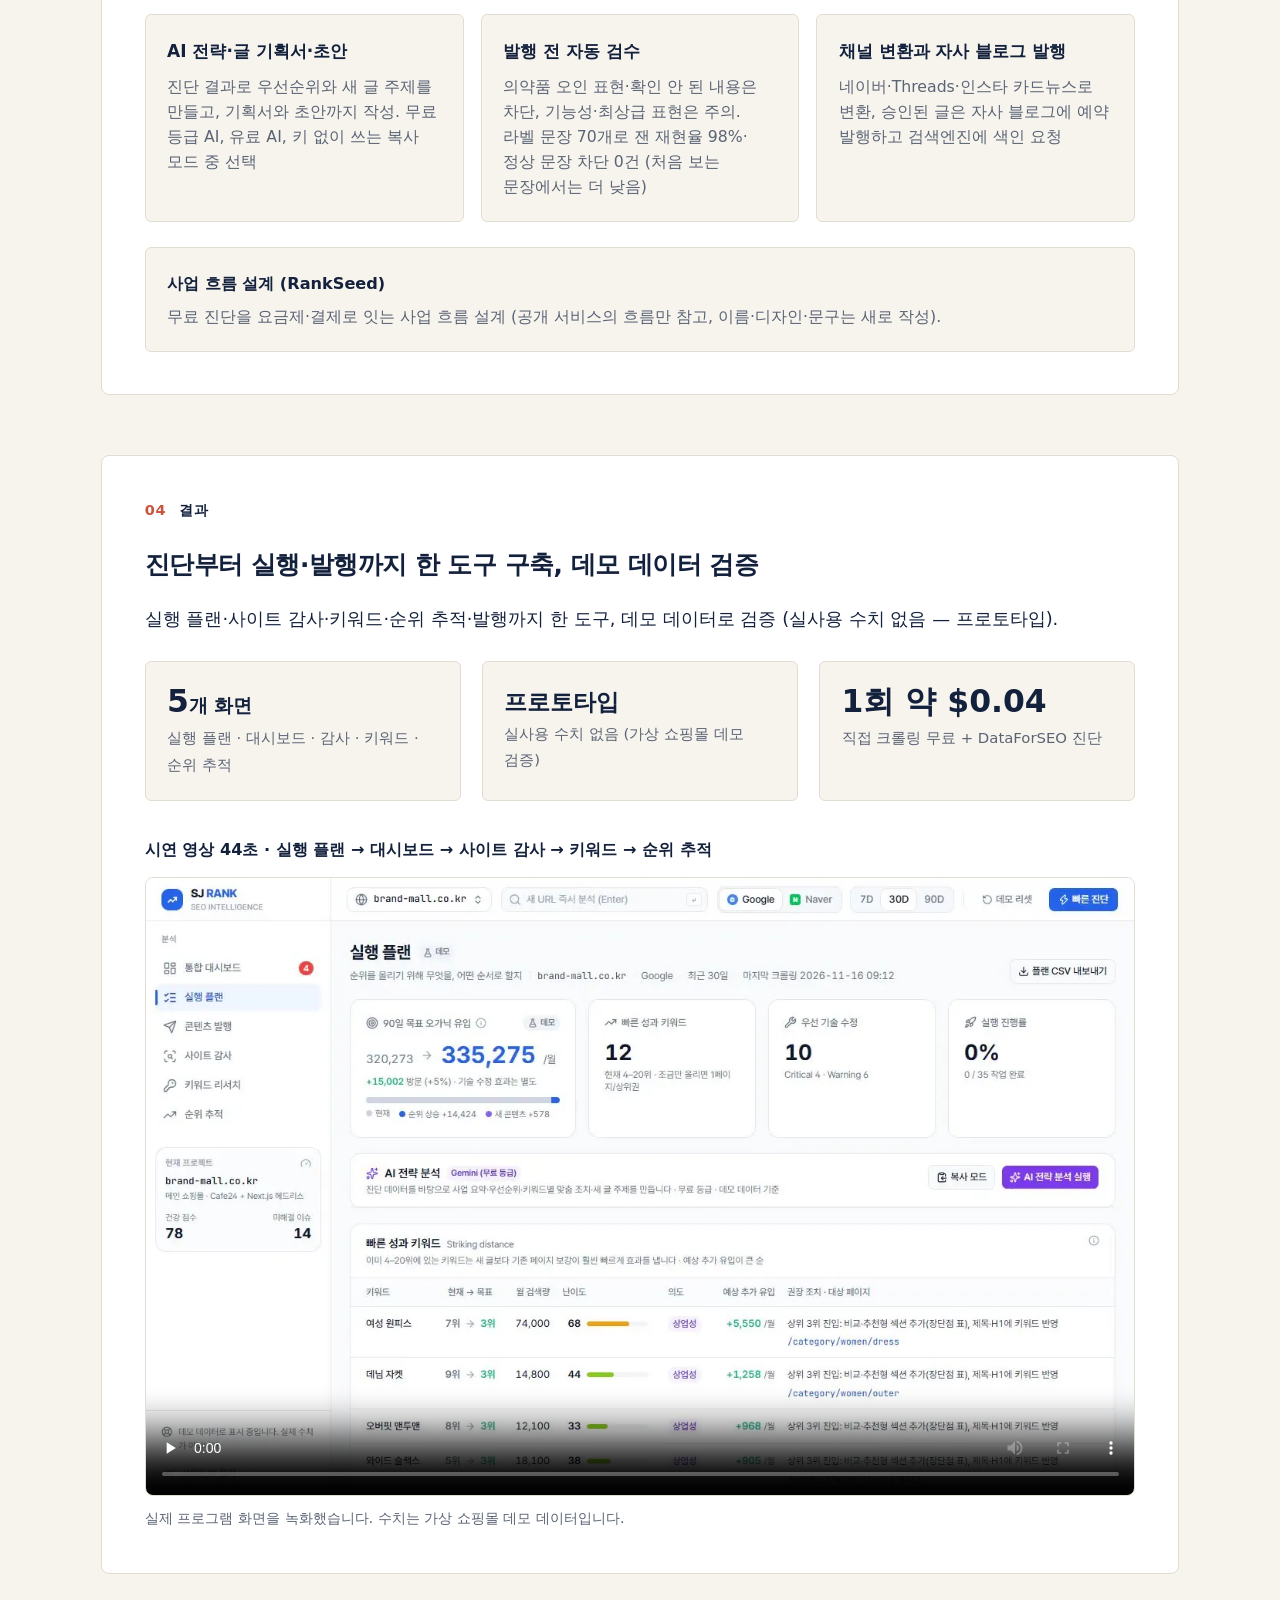
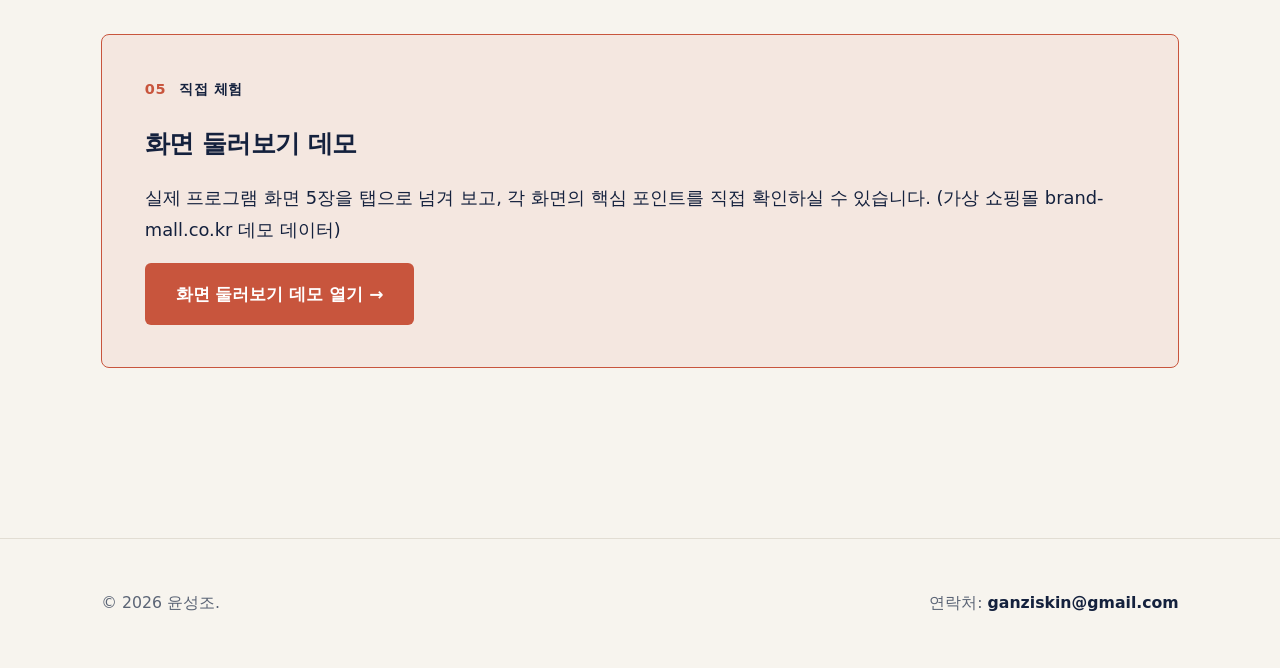
<file: site/cases/sj-rank/index.html>
<!DOCTYPE html>
<html lang="ko">
<head>
  <meta charset="UTF-8">
  <meta name="viewport" content="width=device-width, initial-scale=1.0">
  <title>SJ RANK | 케이스 스터디</title>
  <meta name="description" content="진단에서 끝내지 않고 90일 실행 플랜과 우선순위까지 제시하는 B2B SEO 대시보드">
  <meta name="theme-color" content="#F7F4EE">
  <link rel="icon" href="../../favicon.svg" type="image/svg+xml">
  <link rel="stylesheet" href="../../assets/css/style.css">

  <!-- og:start -->
  <meta property="og:type" content="website">
  <meta property="og:site_name" content="윤성조 포트폴리오">
  <meta property="og:title" content="SJ RANK | 케이스 스터디">
  <meta property="og:description" content="진단에서 끝내지 않고 90일 실행 플랜과 우선순위까지 제시하는 B2B SEO 대시보드">
  <meta property="og:url" content="https://seongjoyoun-portfolio.vercel.app/cases/sj-rank/">
  <meta property="og:image" content="https://seongjoyoun-portfolio.vercel.app/assets/og.png">
  <meta property="og:image:width" content="1200">
  <meta property="og:image:height" content="630">
  <meta name="twitter:card" content="summary_large_image">
  <!-- og:end -->
</head>
<body>

  <!-- 공통 헤더 -->
  <header class="site-header">
    <div class="container header-inner">
      <a href="../../" class="site-logo">윤성조</a>
      <nav class="site-nav">
        <a href="../../#projects">프로젝트 목록</a>
        <a href="../../demos/sj-rank/">체험 데모</a>
      </nav>
    </div>
  </header>

  <main class="case-page">
    <div class="container">

      <!-- 브레드크럼 -->
      <nav class="breadcrumb" aria-label="경로">
        <a href="../../">홈</a>
        <span class="breadcrumb-separator">/</span>
        <a href="../../#projects">케이스</a>
        <span class="breadcrumb-separator">/</span>
        <span>SJ RANK</span>
      </nav>

      <!-- 케이스 헤더 -->
      <header class="case-header">
        <div class="case-meta">
          <span class="badge badge-prototype">프로토타입</span>
          <span class="hero-tag" style="margin-bottom: 0;">케이스 03</span>
        </div>
        <h1 class="case-title">SJ RANK</h1>
        <p class="case-lead">
          진단에서 끝내지 않고 90일 실행 플랜과 우선순위까지 제시하는 B2B SEO 대시보드
        </p>
      </header>

      <!-- 5단 고정 구조 (SPEC 3-3 & GEMINI.md) -->
      <div class="case-stages">

        <!-- 1단: 문제 -->
        <section class="stage-card">
          <div class="stage-label-wrap">
            <span class="stage-number">01</span>
            <span class="stage-badge">문제</span>
          </div>
          <h2 class="stage-title">진단 결과만 나열하고 구체적인 실행 방안이 없는 SEO 도구</h2>
          <div class="stage-content">
            <p>
              외부 채널 의존을 자사몰 수익으로 바꾸려면 검색 유입이 필요한데, SEO 도구는 점검 결과를 나열할 뿐 "그래서 무엇부터 하라는지"는 알려주지 않는다.
            </p>
          </div>
        </section>

        <!-- 2단: 판단 -->
        <section class="stage-card">
          <div class="stage-label-wrap">
            <span class="stage-number">02</span>
            <span class="stage-badge">판단</span>
          </div>
          <h2 class="stage-title">진단에서 끝내지 않고 90일 실행 플랜까지, Google·Naver 동시 대응</h2>
          <div class="stage-content">
            <p>
              진단에서 끝내지 않고 <strong class="stage-highlight">90일 실행 플랜</strong>(효과×심각도÷작업량 우선순위)까지, Google·Naver 함께.
            </p>
            <p style="color: var(--color-muted); font-size: 0.95rem;">
              단순 점수 측정을 넘어, 이미 4~20위에 있어 적은 작업량으로도 1페이지 진입이 가능한 빠른 성과 키워드를 먼저 선별하고, 주차별 체크리스트로 실행 순서를 구조화한다.
            </p>
          </div>
        </section>

        <!-- 3단: AI에게 시킨 것 -->
        <section class="stage-card">
          <div class="stage-label-wrap">
            <span class="stage-number">03</span>
            <span class="stage-badge">AI에게 시킨 것</span>
          </div>
          <h2 class="stage-title">대시보드·사이트 감사·키워드·순위 추적 화면과 진단 파이프라인</h2>
          <div class="stage-content">
            <p>
              대시보드·사이트 감사·키워드·순위 추적 화면, 실제 진단(직접 크롤링 + DataForSEO 1회 약 $0.04).
            </p>
            <ul class="flow-list">
              <li class="flow-step">
                <span class="flow-step-num">통합 대시보드</span>
                <span class="flow-step-text"><strong>종합 현황:</strong> 건강 점수, 오가닉 트래픽, 순위 구간별 키워드 분포 차트, 코어 웹 바이탈</span>
              </li>
              <li class="flow-step">
                <span class="flow-step-num">90일 실행 플랜</span>
                <span class="flow-step-text"><strong>우선순위화:</strong> 90일 목표 유입, 빠른 성과 키워드(4~20위) 선별, 4단계 12주 실행 체크리스트</span>
              </li>
              <li class="flow-step">
                <span class="flow-step-num">사이트 감사</span>
                <span class="flow-step-text"><strong>기술 점검:</strong> 페이지별 상태 코드·온페이지 점수·제목 길이·H1 누락·로딩 속도, 검색 결과 스니펫 미리보기</span>
              </li>
              <li class="flow-step">
                <span class="flow-step-num">키워드 리서치</span>
                <span class="flow-step-text"><strong>기회 발굴:</strong> Google·Naver 전환, 검색량·난이도·검색 의도 필터, 엑셀 한글 호환 CSV 다운로드</span>
              </li>
              <li class="flow-step">
                <span class="flow-step-num">순위 추적</span>
                <span class="flow-step-text"><strong>경쟁 분석:</strong> 키워드별 현재 순위·전일 등락·30일 추이·랜딩 URL, 경쟁 사이트 2곳 비교</span>
              </li>
            </ul>

            <!-- 진단 다음까지 3개 카드 -->
            <div style="margin-top: 2rem; padding-top: 1.5rem; border-top: 1px solid var(--color-border);">
              <h3 style="font-size: 1.15rem; font-weight: 700; color: var(--color-text); margin-bottom: 1rem;">진단 다음까지</h3>
              <div style="display: grid; grid-template-columns: repeat(auto-fit, minmax(260px, 1fr)); gap: 1rem;">
                <div style="background-color: var(--color-bg); border: 1px solid var(--color-border); border-radius: 6px; padding: 1.25rem;">
                  <div style="font-size: 1rem; font-weight: 700; color: var(--color-text); margin-bottom: 0.4rem;">AI 전략·글 기획서·초안</div>
                  <p style="font-size: 0.925rem; line-height: 1.6; color: var(--color-muted); margin: 0;">진단 결과로 우선순위와 새 글 주제를 만들고, 기획서와 초안까지 작성. 무료 등급 AI, 유료 AI, 키 없이 쓰는 복사 모드 중 선택</p>
                </div>
                <div style="background-color: var(--color-bg); border: 1px solid var(--color-border); border-radius: 6px; padding: 1.25rem;">
                  <div style="font-size: 1rem; font-weight: 700; color: var(--color-text); margin-bottom: 0.4rem;">발행 전 자동 검수</div>
                  <p style="font-size: 0.925rem; line-height: 1.6; color: var(--color-muted); margin: 0;">의약품 오인 표현·확인 안 된 내용은 차단, 기능성·최상급 표현은 주의. 라벨 문장 70개로 잰 재현율 98%·정상 문장 차단 0건 (처음 보는 문장에서는 더 낮음)</p>
                </div>
                <div style="background-color: var(--color-bg); border: 1px solid var(--color-border); border-radius: 6px; padding: 1.25rem;">
                  <div style="font-size: 1rem; font-weight: 700; color: var(--color-text); margin-bottom: 0.4rem;">채널 변환과 자사 블로그 발행</div>
                  <p style="font-size: 0.925rem; line-height: 1.6; color: var(--color-muted); margin: 0;">네이버·Threads·인스타 카드뉴스로 변환, 승인된 글은 자사 블로그에 예약 발행하고 검색엔진에 색인 요청</p>
                </div>
              </div>
            </div>

            <!-- RankSeed 한 단락 -->
            <div style="margin-top: 1.5rem; padding: 1.25rem; background-color: var(--color-bg); border: 1px solid var(--color-border); border-radius: 6px;">
              <h4 style="font-size: 0.95rem; font-weight: 700; color: var(--color-text); margin-bottom: 0.35rem;">사업 흐름 설계 (RankSeed)</h4>
              <p style="font-size: 0.925rem; line-height: 1.6; color: var(--color-muted); margin: 0;">
                무료 진단을 요금제·결제로 잇는 사업 흐름 설계 (공개 서비스의 흐름만 참고, 이름·디자인·문구는 새로 작성).
              </p>
            </div>

          </div>
        </section>

        <!-- 4단: 결과 -->
        <section class="stage-card">
          <div class="stage-label-wrap">
            <span class="stage-number">04</span>
            <span class="stage-badge">결과</span>
          </div>
          <h2 class="stage-title">진단부터 실행·발행까지 한 도구 구축, 데모 데이터 검증</h2>
          <div class="stage-content">
            <p>
              실행 플랜·사이트 감사·키워드·순위 추적·발행까지 한 도구, 데모 데이터로 검증 (실사용 수치 없음 — 프로토타입).
            </p>
            <div class="result-stats">
              <div class="result-stat-box">
                <div class="result-stat-num">5<span style="font-size: 1.1rem; font-weight: 600;">개 화면</span></div>
                <div class="result-stat-label">실행 플랜 · 대시보드 · 감사 · 키워드 · 순위 추적</div>
              </div>
              <div class="result-stat-box">
                <div class="result-stat-num" style="font-size: 1.35rem; padding-top: 0.35rem;">프로토타입</div>
                <div class="result-stat-label">실사용 수치 없음 (가상 쇼핑몰 데모 검증)</div>
              </div>
              <div class="result-stat-box">
                <div class="result-stat-num">1회 약 $0.04</div>
                <div class="result-stat-label">직접 크롤링 무료 + DataForSEO 진단</div>
              </div>
            </div>

            <!-- 시연 영상: 실제 프로그램을 자동 조작해 녹화 (데모 데이터) -->
            <div style="margin-top: 2rem;">
              <p style="font-size: 0.95rem; font-weight: 600; color: var(--color-text); margin-bottom: 0.75rem;">시연 영상 44초 · 실행 플랜 → 대시보드 → 사이트 감사 → 키워드 → 순위 추적</p>
              <div style="border: 1px solid var(--color-border); border-radius: 8px; overflow: hidden; background-color: var(--color-card-bg);">
                <video controls playsinline preload="none" poster="../../assets/video/sj-rank/poster.webp" style="width: 100%; height: auto; display: block;">
                  <source src="../../assets/video/sj-rank/walkthrough.mp4" type="video/mp4">
                </video>
              </div>
              <p style="font-size: 0.85rem; color: var(--color-muted); margin-top: 0.5rem;">실제 프로그램 화면을 녹화했습니다. 수치는 가상 쇼핑몰 데모 데이터입니다.</p>
            </div>

          </div>
        </section>

        <!-- 5단: 직접 체험 -->
        <section class="stage-card stage-demo-action">
          <div class="stage-label-wrap">
            <span class="stage-number">05</span>
            <span class="stage-badge">직접 체험</span>
          </div>
          <h2 class="stage-title">화면 둘러보기 데모</h2>
          <div class="stage-content">
            <p>
              실제 프로그램 화면 5장을 탭으로 넘겨 보고, 각 화면의 핵심 포인트를 직접 확인하실 수 있습니다. (가상 쇼핑몰 brand-mall.co.kr 데모 데이터)
            </p>
            <div class="demo-action-box">
              <a href="../../demos/sj-rank/" class="btn btn-primary">
                화면 둘러보기 데모 열기 &rarr;
              </a>
            </div>
          </div>
        </section>

      </div>
    </div>
  </main>

  <!-- 푸터 -->
  <footer class="site-footer">
    <div class="container footer-inner">
      <div class="footer-copy">&copy; 2026 윤성조.</div>
      <div class="footer-contact">연락처: <strong><a href="mailto:ganziskin@gmail.com">ganziskin@gmail.com</a></strong></div>
    </div>
  </footer>

</body>
</html>
</file>
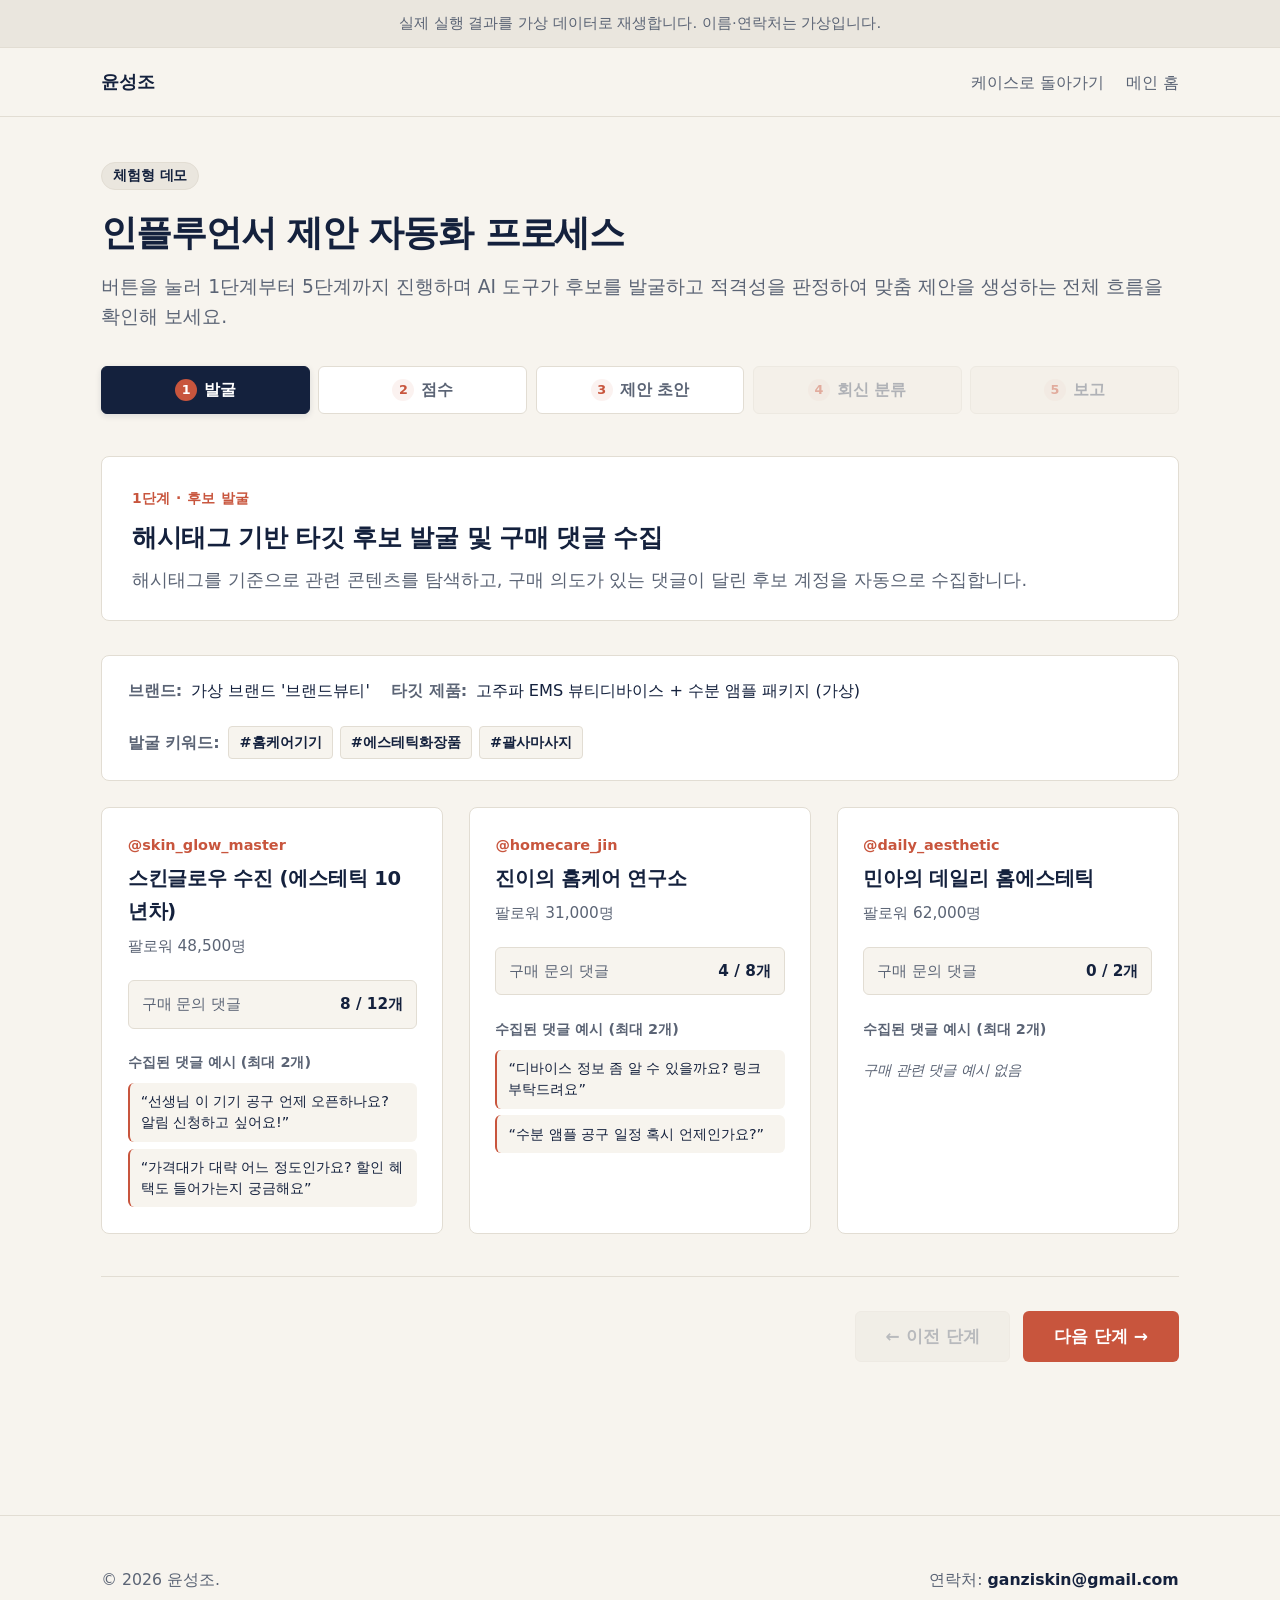
<file: site/demos/influencer/index.html>
<!DOCTYPE html>
<html lang="ko">
<head>
  <meta charset="UTF-8">
  <meta name="viewport" content="width=device-width, initial-scale=1.0">
  <title>인플루언서 제안 자동화 체험형 데모 | 윤성조</title>
  <meta name="description" content="버튼을 눌러 1단계부터 5단계까지 진행하며 AI 도구가 후보를 발굴하고 적격성을 판정하여 맞춤 제안을 생성하는 전체 흐름을 확인해 보세요.">
  <meta name="theme-color" content="#F7F4EE">
  <link rel="icon" href="../../favicon.svg" type="image/svg+xml">
  <link rel="stylesheet" href="../../assets/css/style.css">
  <link rel="stylesheet" href="demo.css">

  <!-- og:start -->
  <meta property="og:type" content="website">
  <meta property="og:site_name" content="윤성조 포트폴리오">
  <meta property="og:title" content="인플루언서 제안 자동화 체험형 데모 | 윤성조">
  <meta property="og:description" content="버튼을 눌러 1단계부터 5단계까지 진행하며 AI 도구가 후보를 발굴하고 적격성을 판정하여 맞춤 제안을 생성하는 전체 흐름을 확인해 보세요.">
  <meta property="og:url" content="https://seongjoyoun-portfolio.vercel.app/demos/influencer/">
  <meta property="og:image" content="https://seongjoyoun-portfolio.vercel.app/assets/og.png">
  <meta property="og:image:width" content="1200">
  <meta property="og:image:height" content="630">
  <meta name="twitter:card" content="summary_large_image">
  <!-- og:end -->
</head>
<body>

  <!-- 상단 가상 데이터 안내 띠 -->
  <aside class="demo-top-banner" aria-label="데모 안내">
    <div class="container demo-top-banner-inner">
      <div class="demo-top-banner-text">
        <span>실제 실행 결과를 가상 데이터로 재생합니다. 이름·연락처는 가상입니다.</span>
      </div>
    </div>
  </aside>

  <!-- 공통 헤더 -->
  <header class="site-header">
    <div class="container header-inner">
      <a href="../../" class="site-logo">윤성조</a>
      <nav class="site-nav" aria-label="사이트 메뉴">
        <a href="../../cases/influencer/">케이스로 돌아가기</a>
        <a href="../../">메인 홈</a>
      </nav>
    </div>
  </header>

  <!-- 데모 메인 본문 -->
  <main class="demo-page">
    <div class="container">
      
      <!-- 데모 인트로 -->
      <header class="demo-intro">
        <div class="demo-badge-wrap">
          <span class="badge badge-prototype">체험형 데모</span>
        </div>
        <h1 class="demo-page-title">인플루언서 제안 자동화 프로세스</h1>
        <p class="demo-page-lead">
          버튼을 눌러 1단계부터 5단계까지 진행하며 AI 도구가 후보를 발굴하고 적격성을 판정하여 맞춤 제안을 생성하는 전체 흐름을 확인해 보세요.
        </p>
      </header>

      <!-- 단계 표시 (1 발굴 · 2 점수 · 3 제안 초안 · 4 회신 분류 · 5 보고) -->
      <nav class="demo-stepper-nav" aria-label="데모 단계 네비게이션">
        <ol class="demo-stepper-list">
          <li class="demo-step-tab">
            <button type="button" class="demo-step-btn" data-step="1" id="step-tab-1" aria-current="step">
              <span class="demo-step-num">1</span>
              <span class="demo-step-name">발굴</span>
            </button>
          </li>
          <li class="demo-step-tab">
            <button type="button" class="demo-step-btn" data-step="2" id="step-tab-2">
              <span class="demo-step-num">2</span>
              <span class="demo-step-name">점수</span>
            </button>
          </li>
          <li class="demo-step-tab">
            <button type="button" class="demo-step-btn" data-step="3" id="step-tab-3">
              <span class="demo-step-num">3</span>
              <span class="demo-step-name">제안 초안</span>
            </button>
          </li>
          <li class="demo-step-tab">
            <button type="button" class="demo-step-btn" data-step="4" id="step-tab-4" disabled>
              <span class="demo-step-num">4</span>
              <span class="demo-step-name">회신 분류</span>
            </button>
          </li>
          <li class="demo-step-tab">
            <button type="button" class="demo-step-btn" data-step="5" id="step-tab-5" disabled>
              <span class="demo-step-num">5</span>
              <span class="demo-step-name">보고</span>
            </button>
          </li>
        </ol>
      </nav>

      <!-- 로딩 및 에러 안내 컨테이너 -->
      <div id="demo-status-container" role="status" aria-live="polite">
        <div class="demo-status-banner">데모 데이터를 불러오는 중입니다...</div>
      </div>

      <!-- 단계별 화면 컨테이너 -->
      <div id="demo-content-area" style="display: none;">

        <!-- 1단계: 발굴 -->
        <section class="demo-step-view is-active" id="step-view-1" aria-labelledby="step-1-title">
          <header class="step-header">
            <div class="step-header-tag">1단계 · 후보 발굴</div>
            <h2 class="step-header-title" id="step-1-title">해시태그 기반 타깃 후보 발굴 및 구매 댓글 수집</h2>
            <p class="step-header-desc">
              해시태그를 기준으로 관련 콘텐츠를 탐색하고, 구매 의도가 있는 댓글이 달린 후보 계정을 자동으로 수집합니다.
            </p>
          </header>

          <div class="criteria-bar" id="step-1-criteria">
            <!-- JS 동적 렌더링: 브랜드, 제품, 해시태그 -->
          </div>

          <div class="candidate-grid" id="step-1-candidates">
            <!-- JS 동적 렌더링: 후보 3명 카드 -->
          </div>
        </section>

        <!-- 2단계: 점수 -->
        <section class="demo-step-view" id="step-view-2" aria-labelledby="step-2-title">
          <header class="step-header">
            <div class="step-header-tag">2단계 · 적격 점수</div>
            <h2 class="step-header-title" id="step-2-title">가중치 기반 자동 채점 및 적격/탈락 판정</h2>
            <p class="step-header-desc">
              진성 구매 댓글, 피부 고민 일치도, 연락처·공구 이력 가중치와 경쟁사 배제 규칙을 종합해 적격 여부를 자동 판정합니다.
            </p>
          </header>

          <div class="candidate-grid" id="step-2-candidates">
            <!-- JS 동적 렌더링: 후보별 점수 막대 3개 + 합계 + 판정 배지 + 사유 -->
          </div>
        </section>

        <!-- 3단계: 제안 초안 -->
        <section class="demo-step-view" id="step-view-3" aria-labelledby="step-3-title">
          <header class="step-header">
            <div class="step-header-tag">3단계 · 제안 초안</div>
            <h2 class="step-header-title" id="step-3-title">개인화 제안 메일 및 DM 알림 초안 작성</h2>
            <p class="step-header-desc">
              적격 인플루언서의 콘텐츠 맥락과 팔로워 댓글 반응을 반영한 맞춤 제안을 생성하며, 발송은 반드시 담당자의 최종 승인을 거칩니다.
            </p>
          </header>

          <div class="proposal-layout">
            <!-- 메일 미리보기 -->
            <div class="mail-preview-card" id="step-3-mail-preview">
              <!-- JS 동적 렌더링 -->
            </div>

            <!-- 사이드 컬럼: DM 미리보기 및 발송 승인 버튼 -->
            <div class="proposal-side-col">
              <div class="dm-preview-card" id="step-3-dm-preview">
                <!-- JS 동적 렌더링 -->
              </div>

              <div class="approval-card">
                <div class="approval-card-title">제안서 발송 승인</div>
                <p class="approval-card-desc">
                  안전 원칙에 따라 사람이 직접 제안 초안을 확인한 후 승인해야 다음 단계로 진행됩니다.
                </p>
                <div id="approval-btn-container">
                  <button type="button" class="btn btn-primary" id="btn-approve">발송 승인</button>
                </div>
              </div>
            </div>
          </div>
        </section>

        <!-- 4단계: 회신 분류 -->
        <section class="demo-step-view" id="step-view-4" aria-labelledby="step-4-title">
          <header class="step-header">
            <div class="step-header-tag">4단계 · 회신 분류</div>
            <h2 class="step-header-title" id="step-4-title">인플루언서 회신 내용 자동 분석 및 후속 업무 연계</h2>
            <p class="step-header-desc">
              수신된 회신 본문을 분석해 수락과 문의 유형으로 자동 분류하고, 그에 맞는 후속 절차(출고 대기 또는 담당자 답변)로 연결합니다.
            </p>
          </header>

          <div class="reply-grid" id="step-4-replies">
            <!-- JS 동적 렌더링: 회신 2건 카드 + 탈락 후보 안내 -->
          </div>
        </section>

        <!-- 5단계: 보고 -->
        <section class="demo-step-view" id="step-view-5" aria-labelledby="step-5-title">
          <header class="step-header">
            <div class="step-header-tag">5단계 · 성과 보고</div>
            <h2 class="step-header-title" id="step-5-title">퍼널 분석 요약 및 안전 운영 규칙 준수 현황</h2>
            <p class="step-header-desc">
              발굴부터 출고까지 단계별 전환 성과를 퍼널로 집계하고, 안전하고 신뢰할 수 있는 협업을 위한 4대 운영 규칙을 점검합니다.
            </p>
          </header>

          <!-- 퍼널 차트 -->
          <div class="report-funnel-card">
            <div class="funnel-card-title">
              <span>제안 진행 파이프라인 퍼널</span>
              <span class="badge badge-prototype">총 5단계</span>
            </div>
            <div class="funnel-list" id="step-5-funnel">
              <!-- JS 동적 렌더링 -->
            </div>
          </div>

          <!-- 주요 전환율 3개 -->
          <div class="report-rates-grid" id="step-5-rates">
            <!-- JS 동적 렌더링 -->
          </div>

          <!-- 안전 규칙 4개 -->
          <div class="rules-card">
            <div class="rules-card-title">자동화 운영 안전 규칙 (4원칙)</div>
            <ul class="rules-list" id="step-5-rules">
              <!-- JS 동적 렌더링 -->
            </ul>
          </div>
        </section>

      </div><!-- /demo-content-area -->

      <!-- 하단 네비게이션 컨트롤 -->
      <footer class="demo-bottom-nav">
        <div class="demo-nav-info" id="demo-nav-hint" role="status" aria-live="polite">
          <!-- 승인 안내 또는 진행 상황 힌트 -->
        </div>
        <div class="demo-nav-btns">
          <button type="button" class="btn btn-secondary" id="btn-prev" disabled>&larr; 이전 단계</button>
          <button type="button" class="btn btn-primary" id="btn-next">다음 단계 &rarr;</button>
          <button type="button" class="btn btn-secondary" id="btn-restart" style="display: none;">처음부터 다시 보기</button>
          <a href="../../cases/influencer/" class="btn btn-primary" id="btn-case-return" style="display: none;">케이스로 돌아가기 &rarr;</a>
        </div>
      </footer>

    </div><!-- /container -->
  </main>

  <!-- 푸터 -->
  <footer class="site-footer">
    <div class="container footer-inner">
      <div class="footer-copy">&copy; 2026 윤성조.</div>
      <div class="footer-contact">연락처: <strong><a href="mailto:ganziskin@gmail.com">ganziskin@gmail.com</a></strong></div>
    </div>
  </footer>

  <script src="demo.js" defer></script>
</body>
</html>
</file>
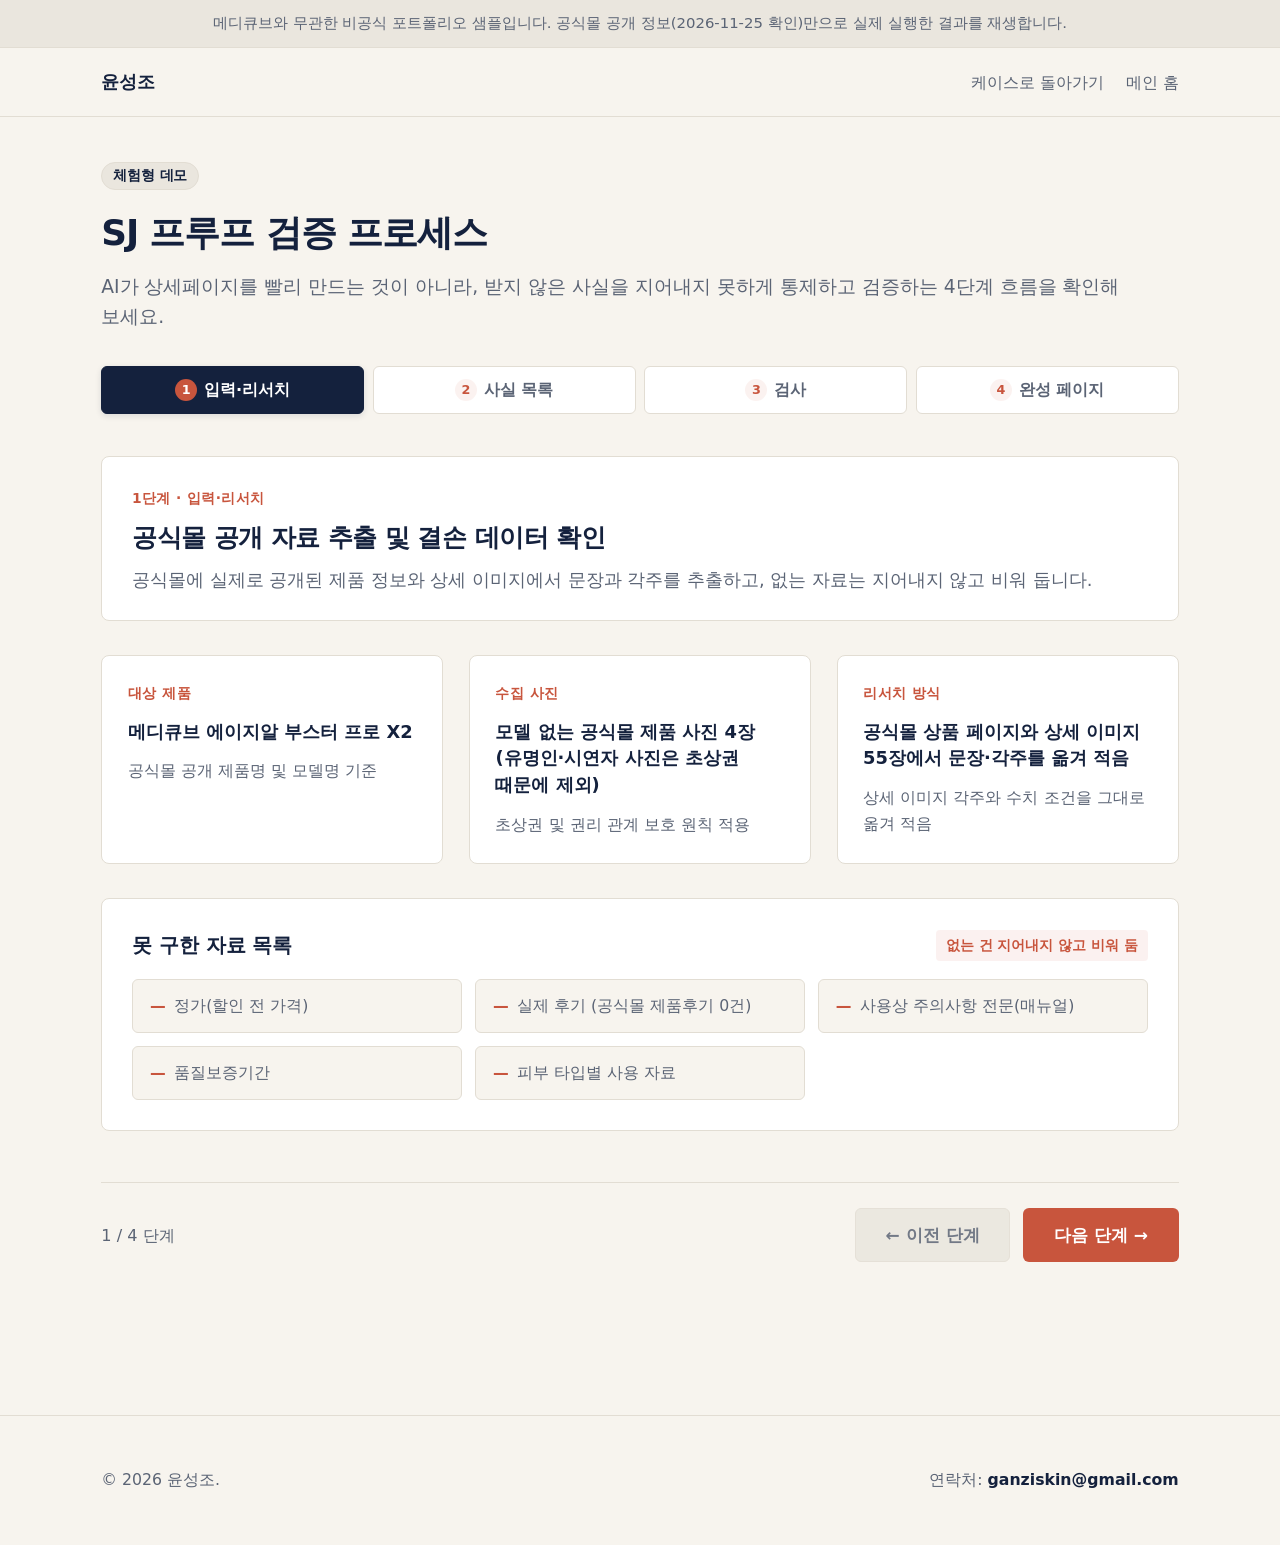
<file: site/demos/sj-proof/index.html>
<!DOCTYPE html>
<html lang="ko">
<head>
  <meta charset="UTF-8">
  <meta name="viewport" content="width=device-width, initial-scale=1.0">
  <title>SJ 프루프 체험형 데모 | 윤성조</title>
  <meta name="description" content="AI가 상세페이지를 빨리 만드는 것이 아니라, 받지 않은 사실을 지어내지 못하게 통제하고 검증하는 4단계 흐름을 확인해 보세요.">
  <meta name="robots" content="noindex">
  <meta name="theme-color" content="#F7F4EE">
  <link rel="icon" href="../../favicon.svg" type="image/svg+xml">
  <link rel="stylesheet" href="../../assets/css/style.css">
  <link rel="stylesheet" href="demo.css">

  <!-- og:start -->
  <meta property="og:type" content="website">
  <meta property="og:site_name" content="윤성조 포트폴리오">
  <meta property="og:title" content="SJ 프루프 체험형 데모 | 윤성조">
  <meta property="og:description" content="AI가 상세페이지를 빨리 만드는 것이 아니라, 받지 않은 사실을 지어내지 못하게 통제하고 검증하는 4단계 흐름을 확인해 보세요.">
  <meta property="og:url" content="https://seongjoyoun-portfolio.vercel.app/demos/sj-proof/">
  <meta property="og:image" content="https://seongjoyoun-portfolio.vercel.app/assets/og.png">
  <meta property="og:image:width" content="1200">
  <meta property="og:image:height" content="630">
  <meta name="twitter:card" content="summary_large_image">
  <!-- og:end -->
</head>
<body>

  <!-- 상단 비공식 샘플 안내 띠 -->
  <aside class="demo-top-banner" aria-label="데모 안내">
    <div class="container demo-top-banner-inner">
      <span>메디큐브와 무관한 비공식 포트폴리오 샘플입니다. 공식몰 공개 정보(2026-11-25 확인)만으로 실제 실행한 결과를 재생합니다.</span>
    </div>
  </aside>

  <!-- 공통 헤더 -->
  <header class="site-header">
    <div class="container header-inner">
      <a href="../../" class="site-logo">윤성조</a>
      <nav class="site-nav" aria-label="사이트 메뉴">
        <a href="../../cases/sj-proof/">케이스로 돌아가기</a>
        <a href="../../">메인 홈</a>
      </nav>
    </div>
  </header>

  <!-- 데모 메인 본문 -->
  <main class="demo-page">
    <div class="container">

      <!-- 데모 인트로 -->
      <header class="demo-intro">
        <div class="demo-badge-wrap">
          <span class="badge badge-prototype">체험형 데모</span>
        </div>
        <h1 class="demo-page-title">SJ 프루프 검증 프로세스</h1>
        <p class="demo-page-lead">
          AI가 상세페이지를 빨리 만드는 것이 아니라, 받지 않은 사실을 지어내지 못하게 통제하고 검증하는 4단계 흐름을 확인해 보세요.
        </p>
      </header>

      <!-- 4단계 네비게이션 (1 입력·리서치 · 2 사실 목록 · 3 검사 · 4 완성 페이지) -->
      <nav class="demo-stepper-nav" aria-label="데모 단계 네비게이션">
        <ol class="demo-stepper-list">
          <li class="demo-step-tab">
            <button type="button" class="demo-step-btn" data-step="1" id="step-tab-1" aria-current="step">
              <span class="demo-step-num">1</span>
              <span class="demo-step-name">입력·리서치</span>
            </button>
          </li>
          <li class="demo-step-tab">
            <button type="button" class="demo-step-btn" data-step="2" id="step-tab-2">
              <span class="demo-step-num">2</span>
              <span class="demo-step-name">사실 목록</span>
            </button>
          </li>
          <li class="demo-step-tab">
            <button type="button" class="demo-step-btn" data-step="3" id="step-tab-3">
              <span class="demo-step-num">3</span>
              <span class="demo-step-name">검사</span>
            </button>
          </li>
          <li class="demo-step-tab">
            <button type="button" class="demo-step-btn" data-step="4" id="step-tab-4">
              <span class="demo-step-num">4</span>
              <span class="demo-step-name">완성 페이지</span>
            </button>
          </li>
        </ol>
      </nav>

      <!-- 로딩 및 에러 안내 컨테이너 -->
      <div id="demo-status-container" role="status" aria-live="polite">
        <div class="demo-status-banner">데모 데이터를 불러오는 중입니다...</div>
      </div>

      <!-- 단계별 화면 컨테이너 -->
      <div id="demo-content-area" style="display: none;">

        <!-- 1단계: 입력·리서치 -->
        <section class="demo-step-view is-active" id="step-view-1" aria-labelledby="step-1-title">
          <header class="step-header">
            <div class="step-header-tag">1단계 · 입력·리서치</div>
            <h2 class="step-header-title" id="step-1-title">공식몰 공개 자료 추출 및 결손 데이터 확인</h2>
            <p class="step-header-desc">
              공식몰에 실제로 공개된 제품 정보와 상세 이미지에서 문장과 각주를 추출하고, 없는 자료는 지어내지 않고 비워 둡니다.
            </p>
          </header>

          <div class="input-info-grid" id="step-1-inputs">
            <!-- JS 동적 렌더링: 제품명, 입력 사진, 리서치 방식 -->
          </div>

          <div class="not-available-box" id="step-1-not-available">
            <!-- JS 동적 렌더링: 못 구한 자료 5개 목록 -->
          </div>
        </section>

        <!-- 2단계: 사실 목록 -->
        <section class="demo-step-view" id="step-view-2" aria-labelledby="step-2-title">
          <header class="step-header">
            <div class="step-header-tag">2단계 · 사실 목록</div>
            <h2 class="step-header-title" id="step-2-title">출처 주소가 붙은 사실 문장과 합성 자료 0개 검증</h2>
            <p class="step-header-desc">
              모든 사실 문장에 공식몰 출처 주소를 명시하고, 출처가 없거나 지어낸 합성 자료는 0개로 유지합니다.
            </p>
          </header>

          <div class="stat-tiles-row" id="step-2-stats">
            <!-- JS 동적 렌더링: 총 사실 수, 출처 주소 보유 수, 합성 자료 수 -->
          </div>

          <div class="facts-grid" id="step-2-facts">
            <!-- JS 동적 렌더링: 12개 사실 샘플 카드 -->
          </div>
        </section>

        <!-- 3단계: 검사 -->
        <section class="demo-step-view" id="step-view-3" aria-labelledby="step-3-title">
          <header class="step-header">
            <div class="step-header-tag">3단계 · 검사</div>
            <h2 class="step-header-title" id="step-3-title">일부러 뺀 주장 8건과 안전 기준 자동 검증</h2>
            <p class="step-header-desc">
              공식몰에 적혀 있더라도 수치 조건이 불일치하거나 근거가 약한 표현은 일부러 제외하고, 8단계 퍼널과 망설임 해소 기준을 검사합니다.
            </p>
          </header>

          <!-- 일부러 뺀 주장 8건 -->
          <div class="excluded-wrapper">
            <div class="section-subheading">
              <span>일부러 뺀 주장 (8건)</span>
              <span class="badge badge-prototype">근거 미흡·조건 불일치 배제</span>
            </div>
            <div class="excluded-grid" id="step-3-excluded">
              <!-- JS 동적 렌더링: 취소선 문장 + 이유 -->
            </div>
          </div>

          <!-- 검사 세부 결과 (퍼널 8칸 + 검사 지표) -->
          <div class="check-analysis-card">
            <div class="section-subheading">
              <span>설득 구조 퍼널 8칸 충족 여부</span>
              <span class="badge badge-prototype">8/8 충족</span>
            </div>
            <div class="funnel-grid" id="step-3-funnel">
              <!-- JS 동적 렌더링: 8개 퍼널 칸 -->
            </div>

            <div class="check-metrics-grid" id="step-3-metrics">
              <!-- JS 동적 렌더링: 망설임 질문 충족률, 함정 시험 통과, 오류 수 -->
            </div>
          </div>

          <!-- 판매자에게 물을 것 (5개) -->
          <div class="seller-questions-card">
            <div class="section-subheading">
              <span>판매자에게 물을 것 (5개)</span>
              <span class="badge badge-prototype">추가 확인 요청 목록</span>
            </div>
            <ul class="seller-questions-list" id="step-3-seller-questions">
              <!-- JS 동적 렌더링 -->
            </ul>
          </div>
        </section>

        <!-- 4단계: 완성 페이지 -->
        <section class="demo-step-view" id="step-view-4" aria-labelledby="step-4-title">
          <header class="step-header">
            <div class="step-header-tag">4단계 · 완성 페이지</div>
            <h2 class="step-header-title" id="step-4-title">검증 통과 요소로 조립된 상세페이지 실제 출력물</h2>
            <p class="step-header-desc">
              검사를 통과한 사실 문장과 공식몰 이미지만을 결합하여 생성한 860px 규격 최종 상세페이지 조각 19장입니다.
            </p>
          </header>

          <div class="mockup-container">
            <div class="mockup-spec-pill" id="step-4-dimensions">
              <!-- JS 동적 렌더링: 860px × 29,448px 실제 출력물 -->
            </div>

            <!-- 휴대폰 모양 틀 (폭 최대 390px, 높이 70vh, 내부 세로 스크롤) -->
            <div class="phone-mockup-frame" id="phone-mockup-frame" tabindex="0" aria-label="상세페이지 미리보기 휴대폰 화면">
              <div class="slice-container" id="step-4-slices">
                <!-- JS 동적 렌더링: 조각 이미지 19장 loading="lazy" display:block -->
              </div>
            </div>

            <div class="mockup-footer-note">
              틀 안을 스크롤하여 29,448px 높이의 전체 상세페이지 조립 결과를 확인하실 수 있습니다.
            </div>
          </div>
        </section>

      </div><!-- /demo-content-area -->

      <!-- 하단 네비게이션 컨트롤 -->
      <footer class="demo-bottom-nav">
        <div class="demo-nav-info" id="demo-nav-hint" role="status" aria-live="polite">
          <!-- 단계 안내 문구 -->
        </div>
        <div class="demo-nav-btns">
          <button type="button" class="btn btn-secondary" id="btn-prev" disabled>&larr; 이전 단계</button>
          <button type="button" class="btn btn-primary" id="btn-next">다음 단계 &rarr;</button>
          <button type="button" class="btn btn-secondary" id="btn-restart" style="display: none;">처음부터 다시 보기</button>
          <a href="../../cases/sj-proof/" class="btn btn-primary" id="btn-case-return" style="display: none;">케이스로 돌아가기 &rarr;</a>
        </div>
      </footer>

    </div><!-- /container -->
  </main>

  <!-- 푸터 -->
  <footer class="site-footer">
    <div class="container footer-inner">
      <div class="footer-copy">&copy; 2026 윤성조.</div>
      <div class="footer-contact">연락처: <strong><a href="mailto:ganziskin@gmail.com">ganziskin@gmail.com</a></strong></div>
    </div>
  </footer>

  <script src="demo.js" defer></script>
</body>
</html>
</file>
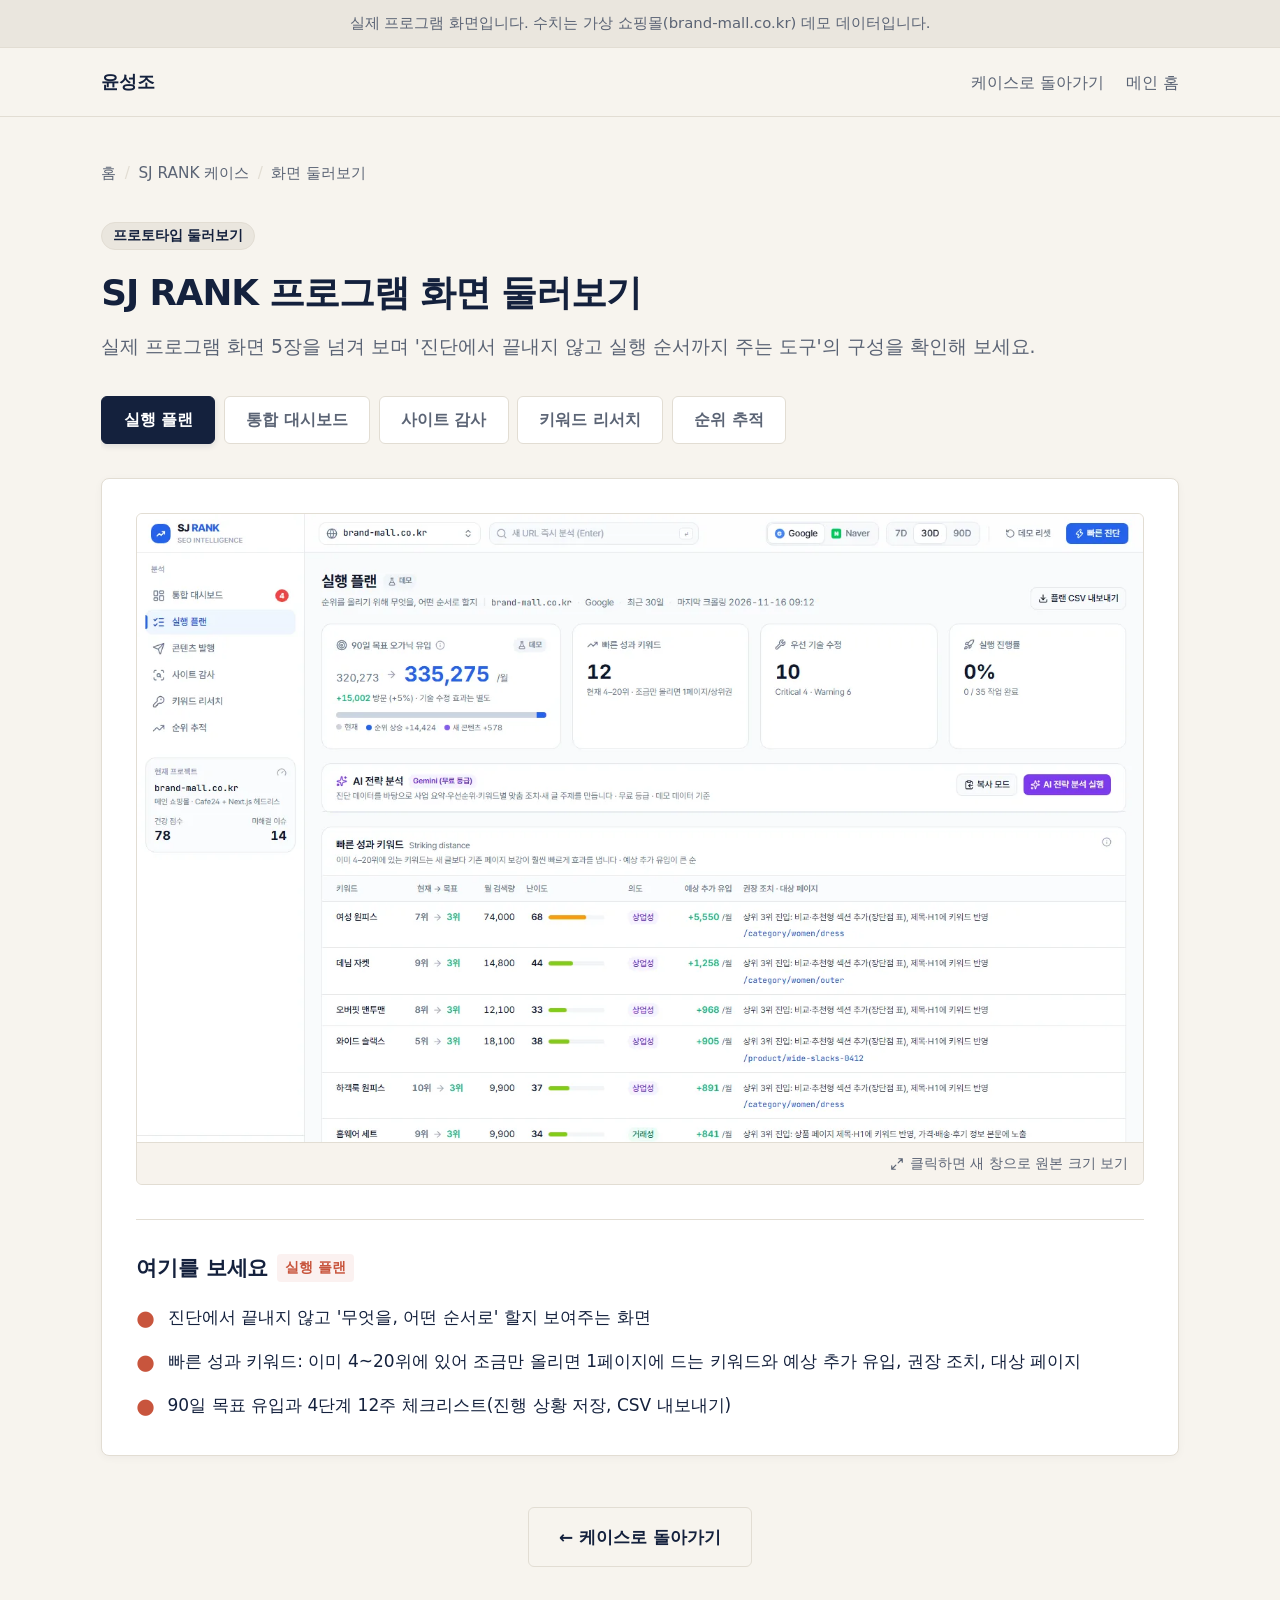
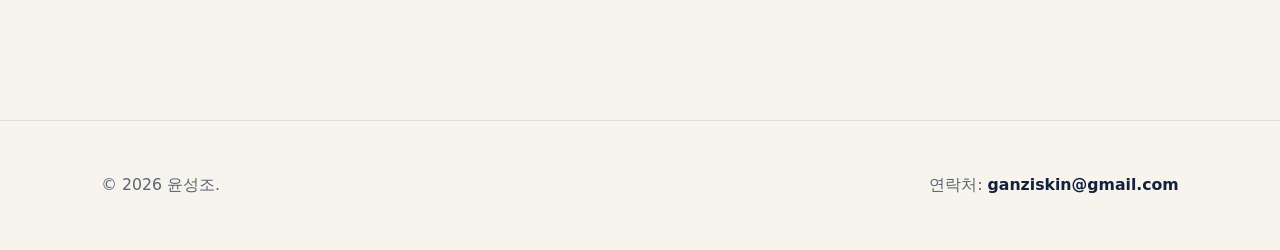
<file: site/demos/sj-rank/index.html>
<!DOCTYPE html>
<html lang="ko">
<head>
  <meta charset="UTF-8">
  <meta name="viewport" content="width=device-width, initial-scale=1.0">
  <title>SJ RANK 화면 둘러보기 데모 | 윤성조</title>
  <meta name="description" content="실제 프로그램 화면 5장을 넘겨 보며 '진단에서 끝내지 않고 실행 순서까지 주는 도구'의 구성을 확인해 보세요.">
  <meta name="theme-color" content="#F7F4EE">
  <link rel="icon" href="../../favicon.svg" type="image/svg+xml">
  <link rel="stylesheet" href="../../assets/css/style.css">
  <link rel="stylesheet" href="demo.css">

  <!-- og:start -->
  <meta property="og:type" content="website">
  <meta property="og:site_name" content="윤성조 포트폴리오">
  <meta property="og:title" content="SJ RANK 화면 둘러보기 데모 | 윤성조">
  <meta property="og:description" content="실제 프로그램 화면 5장을 넘겨 보며 &#x27;진단에서 끝내지 않고 실행 순서까지 주는 도구&#x27;의 구성을 확인해 보세요.">
  <meta property="og:url" content="https://seongjoyoun-portfolio.vercel.app/demos/sj-rank/">
  <meta property="og:image" content="https://seongjoyoun-portfolio.vercel.app/assets/og.png">
  <meta property="og:image:width" content="1200">
  <meta property="og:image:height" content="630">
  <meta name="twitter:card" content="summary_large_image">
  <!-- og:end -->
</head>
<body>

  <!-- 상단 안내 띠 (JSON notice) -->
  <aside class="demo-top-banner" id="demo-notice-bar" aria-label="데모 안내" style="display: none;">
    <div class="container demo-top-banner-inner">
      <div class="demo-top-banner-text" id="demo-notice-text">
        <!-- JS 동적 렌더링: notice -->
      </div>
    </div>
  </aside>

  <!-- 공통 헤더 -->
  <header class="site-header">
    <div class="container header-inner">
      <a href="../../" class="site-logo">윤성조</a>
      <nav class="site-nav" aria-label="사이트 메뉴">
        <a href="../../cases/sj-rank/">케이스로 돌아가기</a>
        <a href="../../">메인 홈</a>
      </nav>
    </div>
  </header>

  <!-- 데모 메인 본문 -->
  <main class="demo-page">
    <div class="container">

      <!-- 브레드크럼 -->
      <nav class="breadcrumb" aria-label="경로">
        <a href="../../">홈</a>
        <span class="breadcrumb-separator">/</span>
        <a href="../../cases/sj-rank/">SJ RANK 케이스</a>
        <span class="breadcrumb-separator">/</span>
        <span>화면 둘러보기</span>
      </nav>

      <!-- 데모 인트로 -->
      <header class="demo-intro">
        <div class="demo-badge-wrap">
          <span class="badge badge-prototype">프로토타입 둘러보기</span>
        </div>
        <h1 class="demo-page-title">SJ RANK 프로그램 화면 둘러보기</h1>
        <p class="demo-page-lead">
          실제 프로그램 화면 5장을 넘겨 보며 '진단에서 끝내지 않고 실행 순서까지 주는 도구'의 구성을 확인해 보세요.
        </p>
      </header>

      <!-- 로딩 및 에러 안내 컨테이너 -->
      <div id="demo-status-container" role="status" aria-live="polite">
        <div class="demo-status-banner">데모 데이터를 불러오는 중입니다...</div>
      </div>

      <!-- 메인 탭 뷰 영역 -->
      <div id="demo-content-area" style="display: none;">
        
        <!-- 탭 네비게이션: 모바일 가로 스크롤 허용 -->
        <div class="tabs-scroll-wrapper">
          <div class="tabs-list" role="tablist" aria-label="SJ RANK 화면 탭 목록" id="tab-list">
            <!-- JS 동적 렌더링: button role="tab" -->
          </div>
        </div>

        <!-- 탭 패널 컨테이너 -->
        <div class="tab-panel-container" id="tab-panel-container">
          <!-- JS 동적 렌더링: div role="tabpanel" -->
        </div>

        <!-- 하단 돌아가기 버튼 영역 -->
        <div class="demo-footer-action">
          <a href="../../cases/sj-rank/" class="btn btn-secondary">
            &larr; 케이스로 돌아가기
          </a>
        </div>

      </div>

    </div>
  </main>

  <!-- 푸터 -->
  <footer class="site-footer">
    <div class="container footer-inner">
      <div class="footer-copy">&copy; 2026 윤성조.</div>
      <div class="footer-contact">연락처: <strong><a href="mailto:ganziskin@gmail.com">ganziskin@gmail.com</a></strong></div>
    </div>
  </footer>

  <script src="demo.js"></script>
</body>
</html>
</file>
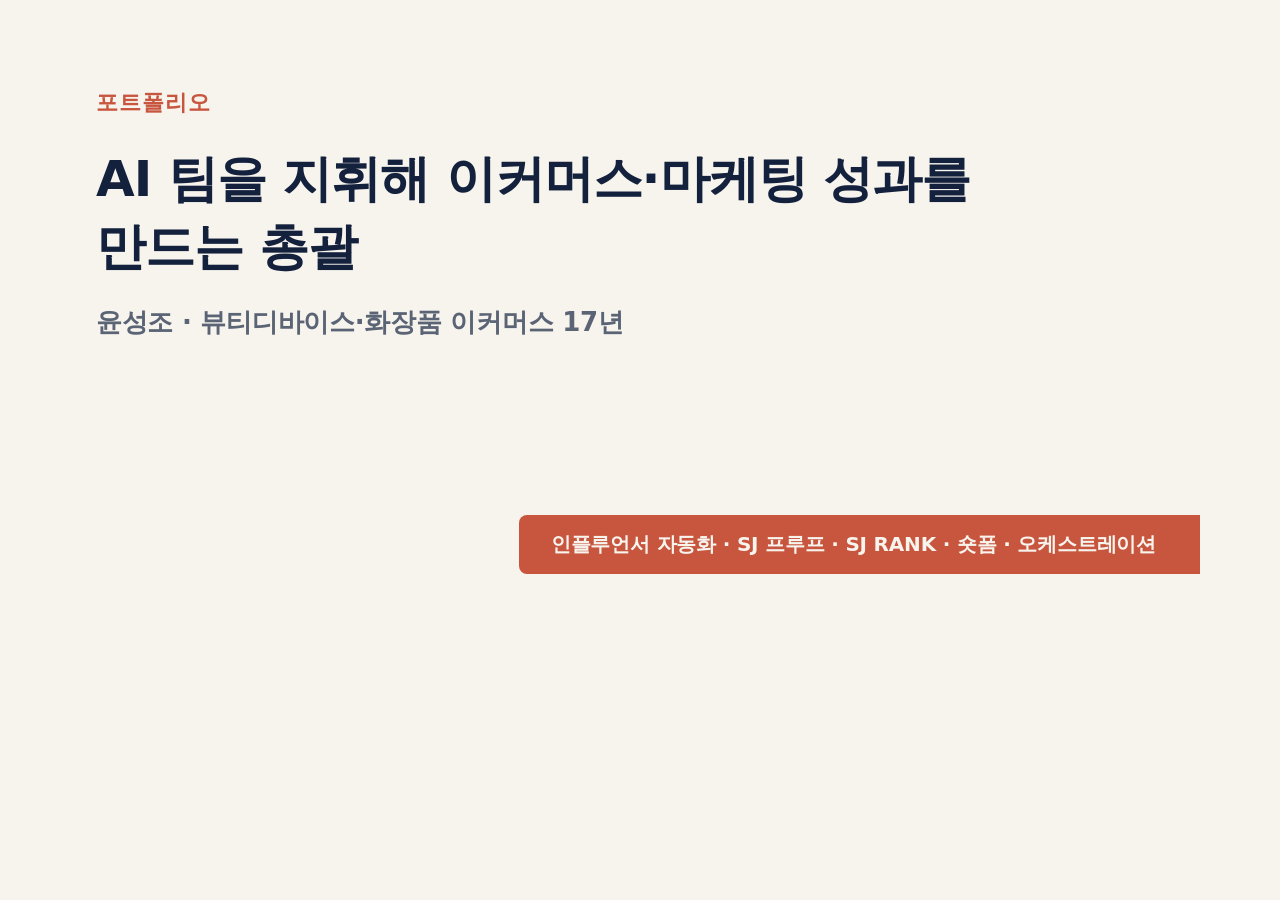
<file: site/og/og.html>
<!DOCTYPE html>
<html lang="ko">
<head>
  <meta charset="UTF-8">
  <title>윤성조 | AI 팀을 지휘해 이커머스·마케팅 성과를 만드는 총괄</title>
  <style>
    * {
      box-sizing: border-box;
      margin: 0;
      padding: 0;
    }
    html, body {
      width: 1200px;
      height: 630px;
      overflow: hidden;
    }
    body {
      background-color: #F7F4EE;
      color: #14213D;
      font-family: "Pretendard", system-ui, -apple-system, BlinkMacSystemFont, "Segoe UI", Roboto, sans-serif;
      position: relative;
      padding: 88px 96px;
      display: flex;
      flex-direction: column;
      justify-content: flex-start;
      word-break: keep-all;
    }
    .tag {
      font-size: 22px;
      font-weight: 700;
      color: #C8553D;
      letter-spacing: 0.04em;
      margin-bottom: 28px;
    }
    .title {
      font-size: 50px;
      font-weight: 800;
      color: #14213D;
      line-height: 1.35;
      letter-spacing: -0.02em;
      max-width: 960px;
      margin-bottom: 24px;
    }
    .subtitle {
      font-size: 26px;
      font-weight: 600;
      color: #5B6475;
      letter-spacing: -0.01em;
    }
    .accent-band {
      position: absolute;
      right: 0;
      bottom: 56px;
      background-color: #C8553D;
      color: #F7F4EE;
      padding: 16px 44px 16px 32px;
      font-size: 20px;
      font-weight: 700;
      letter-spacing: -0.01em;
      border-top-left-radius: 8px;
      border-bottom-left-radius: 8px;
      white-space: nowrap;
    }
  </style>
</head>
<body>
  <div class="tag">포트폴리오</div>
  <h1 class="title">AI 팀을 지휘해 이커머스·마케팅 성과를 만드는 총괄</h1>
  <p class="subtitle">윤성조 · 뷰티디바이스·화장품 이커머스 17년</p>
  <div class="accent-band">
    인플루언서 자동화 · SJ 프루프 · SJ RANK · 숏폼 · 오케스트레이션
  </div>
</body>
</html>
</file>
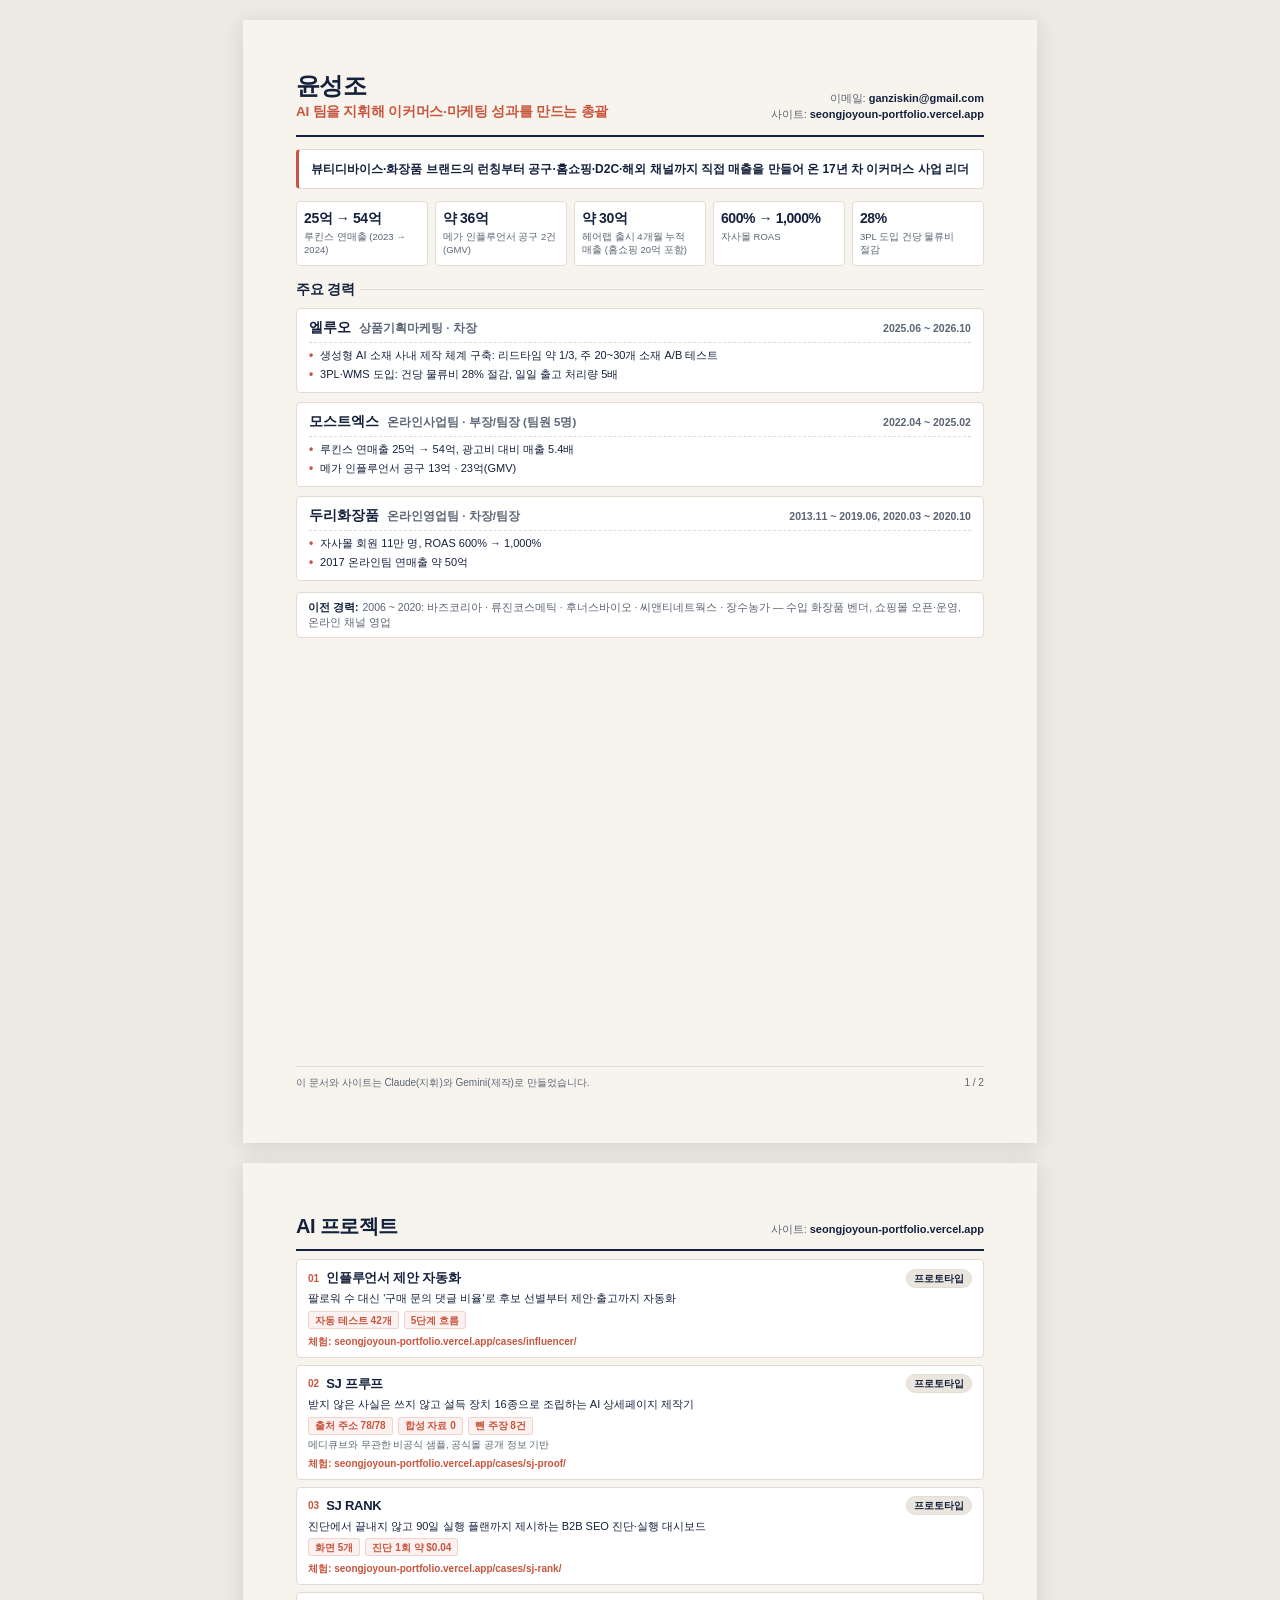
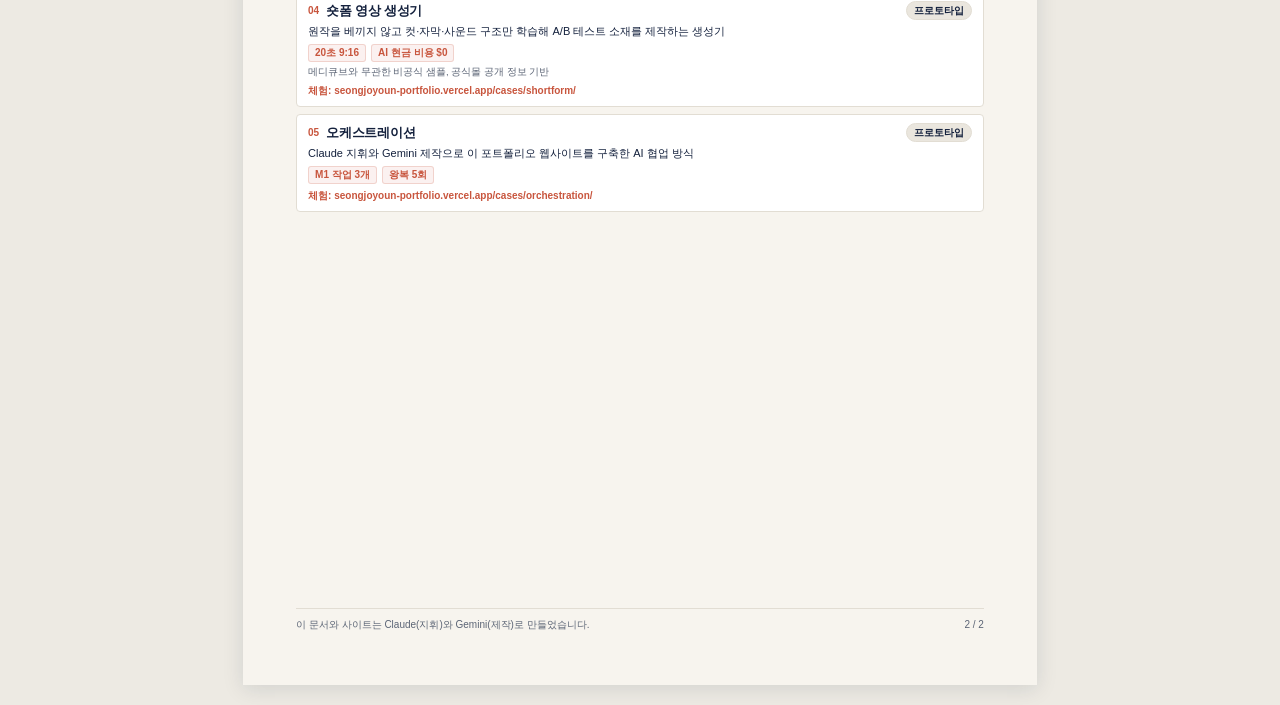
<file: site/print/portfolio.html>
<!DOCTYPE html>
<html lang="ko">
<head>
  <meta charset="UTF-8">
  <meta name="viewport" content="width=device-width, initial-scale=1.0">
  <title>윤성조 포트폴리오 (PDF 인쇄용)</title>
  <style>
    /* ==========================================================================
       인쇄 및 레이아웃 기본 설정 (A4 세로, 여백 14mm)
       ========================================================================== */
    @page {
      size: A4 portrait;
      margin: 14mm;
    }

    :root {
      --color-bg: #F7F4EE;
      --color-text: #14213D;
      --color-muted: #5B6475;
      --color-border: #E2DDD3;
      --color-accent: #C8553D;
      --color-card-bg: #FFFFFF;
      --color-badge-bg: #EAE6DE;
      --color-accent-soft: rgba(200, 85, 61, 0.08);
      --font-family: "Malgun Gothic", "Apple SD Gothic Neo", sans-serif;
    }

    * {
      box-sizing: border-box;
      margin: 0;
      padding: 0;
    }

    body {
      font-family: var(--font-family);
      font-size: 12px;
      line-height: 1.5;
      color: var(--color-text);
      background-color: #EDEAE3;
      -webkit-font-smoothing: antialiased;
      -moz-osx-font-smoothing: grayscale;
      word-break: keep-all;
      overflow-wrap: break-word;
      -webkit-print-color-adjust: exact;
      print-color-adjust: exact;
    }

    /* 화면 미리보기 (A4 용지 규격 210mm x 297mm) */
    .page {
      width: 210mm;
      height: 297mm;
      margin: 20px auto;
      padding: 14mm;
      background-color: var(--color-bg);
      box-shadow: 0 4px 20px rgba(20, 33, 61, 0.12);
      box-sizing: border-box;
      position: relative;
      display: flex;
      flex-direction: column;
      justify-content: space-between;
      overflow: hidden;
    }

    /* 인쇄 모드 최적화 (2쪽 고정 및 여백 일치) */
    @media print {
      body {
        background-color: transparent !important;
        margin: 0 !important;
        padding: 0 !important;
      }

      .page {
        width: 100% !important;
        height: 269mm !important;
        max-height: 269mm !important;
        margin: 0 !important;
        padding: 0 !important;
        box-shadow: none !important;
        background-color: var(--color-bg) !important;
        page-break-inside: avoid;
        break-inside: avoid;
      }

      .page-1 {
        page-break-after: always !important;
        break-after: page !important;
      }

      .page-2 {
        page-break-after: avoid !important;
        break-after: avoid !important;
      }
    }

    /* ==========================================================================
       공통 컴포넌트
       ========================================================================== */
    .page-content {
      flex: 1 1 auto;
      display: flex;
      flex-direction: column;
    }

    .badge {
      display: inline-block;
      font-size: 10px;
      font-weight: 700;
      padding: 2px 7px;
      border-radius: 9999px;
      line-height: 1.3;
      letter-spacing: -0.01em;
      background-color: var(--color-badge-bg);
      color: var(--color-text);
      border: 1px solid var(--color-border);
    }

    .page-footer {
      flex: 0 0 auto;
      padding-top: 8px;
      border-top: 1px solid var(--color-border);
      font-size: 10px;
      color: var(--color-muted);
      display: flex;
      justify-content: space-between;
      align-items: center;
    }

    /* ==========================================================================
       1쪽 — 요약 (Header, Summary, Highlights, Jobs, Earlier)
       ========================================================================== */
    /* 헤더 */
    .profile-header {
      display: flex;
      justify-content: space-between;
      align-items: flex-end;
      padding-bottom: 12px;
      border-bottom: 2px solid var(--color-text);
      margin-bottom: 12px;
    }

    .profile-title-wrap {
      display: flex;
      flex-direction: column;
      gap: 3px;
    }

    .profile-name {
      font-size: 24px;
      font-weight: 800;
      letter-spacing: -0.03em;
      color: var(--color-text);
      line-height: 1.1;
    }

    .profile-positioning {
      font-size: 13.5px;
      font-weight: 700;
      color: var(--color-accent);
      letter-spacing: -0.02em;
    }

    .profile-meta {
      text-align: right;
      font-size: 11px;
      color: var(--color-muted);
      line-height: 1.5;
    }

    .profile-meta strong {
      color: var(--color-text);
    }

    /* 서머리 상자 */
    .summary-box {
      background-color: var(--color-card-bg);
      border: 1px solid var(--color-border);
      border-left: 3px solid var(--color-accent);
      border-radius: 4px;
      padding: 10px 12px;
      font-size: 12px;
      line-height: 1.55;
      color: var(--color-text);
      font-weight: 600;
      margin-bottom: 12px;
    }

    /* 핵심 지표 5개 타일 */
    .highlights-grid {
      display: grid;
      grid-template-columns: repeat(5, 1fr);
      gap: 7px;
      margin-bottom: 14px;
    }

    .highlight-card {
      background-color: var(--color-card-bg);
      border: 1px solid var(--color-border);
      border-radius: 4px;
      padding: 8px 7px;
      display: flex;
      flex-direction: column;
      justify-content: flex-start;
    }

    .highlight-value {
      font-size: 14px;
      font-weight: 800;
      color: var(--color-text);
      line-height: 1.2;
      margin-bottom: 4px;
      letter-spacing: -0.03em;
    }

    .highlight-label {
      font-size: 9.5px;
      color: var(--color-muted);
      line-height: 1.35;
    }

    /* 섹션 제목 */
    .section-title-wrap {
      display: flex;
      align-items: center;
      gap: 6px;
      margin-bottom: 8px;
    }

    .section-title {
      font-size: 13.5px;
      font-weight: 800;
      color: var(--color-text);
      letter-spacing: -0.02em;
    }

    .section-divider {
      flex: 1;
      height: 1px;
      background-color: var(--color-border);
    }

    /* 경력 3개사 목록 */
    .jobs-list {
      display: flex;
      flex-direction: column;
      gap: 9px;
      margin-bottom: 11px;
    }

    .job-card {
      background-color: var(--color-card-bg);
      border: 1px solid var(--color-border);
      border-radius: 4px;
      padding: 9px 12px;
      break-inside: avoid;
      page-break-inside: avoid;
    }

    .job-header {
      display: flex;
      justify-content: space-between;
      align-items: baseline;
      margin-bottom: 5px;
      padding-bottom: 4px;
      border-bottom: 1px dashed var(--color-border);
    }

    .job-title-group {
      display: flex;
      align-items: baseline;
      gap: 8px;
    }

    .job-company {
      font-size: 13.5px;
      font-weight: 800;
      color: var(--color-text);
    }

    .job-role {
      font-size: 11.5px;
      font-weight: 600;
      color: var(--color-muted);
    }

    .job-period {
      font-size: 10.5px;
      font-weight: 600;
      color: var(--color-muted);
    }

    .job-points {
      list-style: none;
      display: flex;
      flex-direction: column;
      gap: 3px;
    }

    .job-points li {
      font-size: 11px;
      line-height: 1.45;
      color: var(--color-text);
      position: relative;
      padding-left: 11px;
    }

    .job-points li::before {
      content: "•";
      position: absolute;
      left: 0;
      top: -1px;
      color: var(--color-accent);
      font-weight: 800;
      font-size: 12px;
    }

    /* 이전 경력 */
    .earlier-box {
      background-color: var(--color-card-bg);
      border: 1px solid var(--color-border);
      border-radius: 4px;
      padding: 7px 11px;
      font-size: 10.5px;
      line-height: 1.4;
      color: var(--color-muted);
      break-inside: avoid;
      page-break-inside: avoid;
    }

    .earlier-label {
      font-weight: 700;
      color: var(--color-text);
      margin-right: 4px;
    }

    /* ==========================================================================
       2쪽 — AI 프로젝트 5개
       ========================================================================== */
    .projects-header {
      margin-bottom: 8px;
    }

    .projects-list {
      display: flex;
      flex-direction: column;
      gap: 7px;
    }

    .project-item {
      background-color: var(--color-card-bg);
      border: 1px solid var(--color-border);
      border-radius: 4px;
      padding: 8px 11px;
      break-inside: avoid;
      page-break-inside: avoid;
      display: flex;
      flex-direction: column;
      gap: 3.5px;
    }

    .project-top {
      display: flex;
      justify-content: space-between;
      align-items: center;
    }

    .project-title-wrap {
      display: flex;
      align-items: center;
      gap: 7px;
    }

    .project-num {
      font-size: 10px;
      font-weight: 800;
      color: var(--color-accent);
    }

    .project-title {
      font-size: 13px;
      font-weight: 800;
      color: var(--color-text);
      letter-spacing: -0.02em;
    }

    .project-summary {
      font-size: 11px;
      line-height: 1.4;
      color: var(--color-text);
    }

    .project-results {
      display: flex;
      flex-wrap: wrap;
      align-items: center;
      gap: 5px;
      margin-top: 1px;
    }

    .result-chip {
      background-color: var(--color-accent-soft);
      border: 1px solid rgba(200, 85, 61, 0.2);
      border-radius: 3px;
      padding: 1.5px 6px;
      font-size: 10px;
      font-weight: 700;
      color: var(--color-accent);
      line-height: 1.3;
    }

    .project-note {
      font-size: 9.5px;
      color: var(--color-muted);
      line-height: 1.3;
      margin-top: 0.5px;
    }

    .project-link-line {
      font-size: 10px;
      font-weight: 600;
      color: var(--color-accent);
      margin-top: 1px;
    }
  </style>
</head>
<body>

  <!-- ==========================================================================
       1쪽 — 요약 (A4 세로)
       ========================================================================== -->
  <div class="page page-1">
    <div class="page-content">
      
      <!-- 1. 헤더: 이름, 한 줄 포지셔닝, 이메일, 사이트 주소 자리 -->
      <header class="profile-header">
        <div class="profile-title-wrap">
          <h1 class="profile-name">윤성조</h1>
          <div class="profile-positioning">AI 팀을 지휘해 이커머스·마케팅 성과를 만드는 총괄</div>
        </div>
        <div class="profile-meta">
          <div>이메일: <strong>ganziskin@gmail.com</strong></div>
          <div>사이트: <strong>seongjoyoun-portfolio.vercel.app</strong></div>
        </div>
      </header>

      <!-- 2. summary -->
      <div class="summary-box">
        뷰티디바이스·화장품 브랜드의 런칭부터 공구·홈쇼핑·D2C·해외 채널까지 직접 매출을 만들어 온 17년 차 이커머스 사업 리더
      </div>

      <!-- 3. highlights 5개 숫자 타일 -->
      <div class="highlights-grid">
        <div class="highlight-card">
          <div class="highlight-value">25억 → 54억</div>
          <div class="highlight-label">루킨스 연매출 (2023 → 2024)</div>
        </div>
        <div class="highlight-card">
          <div class="highlight-value">약 36억</div>
          <div class="highlight-label">메가 인플루언서 공구 2건 (GMV)</div>
        </div>
        <div class="highlight-card">
          <div class="highlight-value">약 30억</div>
          <div class="highlight-label">헤어랩 출시 4개월 누적 매출 (홈쇼핑 20억 포함)</div>
        </div>
        <div class="highlight-card">
          <div class="highlight-value">600% → 1,000%</div>
          <div class="highlight-label">자사몰 ROAS</div>
        </div>
        <div class="highlight-card">
          <div class="highlight-value">28%</div>
          <div class="highlight-label">3PL 도입 건당 물류비 절감</div>
        </div>
      </div>

      <!-- 4. 경력 3개사 (회사·역할·기간·핵심 2줄씩) -->
      <div class="section-title-wrap">
        <h2 class="section-title">주요 경력</h2>
        <div class="section-divider"></div>
      </div>

      <div class="jobs-list">
        <!-- 1) 엘루오 -->
        <article class="job-card">
          <div class="job-header">
            <div class="job-title-group">
              <span class="job-company">엘루오</span>
              <span class="job-role">상품기획마케팅 · 차장</span>
            </div>
            <span class="job-period">2025.06 ~ 2026.10</span>
          </div>
          <ul class="job-points">
            <li>생성형 AI 소재 사내 제작 체계 구축: 리드타임 약 1/3, 주 20~30개 소재 A/B 테스트</li>
            <li>3PL·WMS 도입: 건당 물류비 28% 절감, 일일 출고 처리량 5배</li>
          </ul>
        </article>

        <!-- 2) 모스트엑스 -->
        <article class="job-card">
          <div class="job-header">
            <div class="job-title-group">
              <span class="job-company">모스트엑스</span>
              <span class="job-role">온라인사업팀 · 부장/팀장 (팀원 5명)</span>
            </div>
            <span class="job-period">2022.04 ~ 2025.02</span>
          </div>
          <ul class="job-points">
            <li>루킨스 연매출 25억 → 54억, 광고비 대비 매출 5.4배</li>
            <li>메가 인플루언서 공구 13억 · 23억(GMV)</li>
          </ul>
        </article>

        <!-- 3) 두리화장품 -->
        <article class="job-card">
          <div class="job-header">
            <div class="job-title-group">
              <span class="job-company">두리화장품</span>
              <span class="job-role">온라인영업팀 · 차장/팀장</span>
            </div>
            <span class="job-period">2013.11 ~ 2019.06, 2020.03 ~ 2020.10</span>
          </div>
          <ul class="job-points">
            <li>자사몰 회원 11만 명, ROAS 600% → 1,000%</li>
            <li>2017 온라인팀 연매출 약 50억</li>
          </ul>
        </article>
      </div>

      <!-- 5. earlier 한 줄 -->
      <div class="earlier-box">
        <span class="earlier-label">이전 경력:</span>2006 ~ 2020: 바즈코리아 · 류진코스메틱 · 후너스바이오 · 씨앤티네트웍스 · 장수농가 — 수입 화장품 벤더, 쇼핑몰 오픈·운영, 온라인 채널 영업
      </div>

    </div>

    <!-- 1쪽 푸터 -->
    <footer class="page-footer">
      <span>이 문서와 사이트는 Claude(지휘)와 Gemini(제작)로 만들었습니다.</span>
      <span>1 / 2</span>
    </footer>
  </div>

  <!-- ==========================================================================
       2쪽 — AI 프로젝트 5개 (A4 세로)
       ========================================================================== -->
  <div class="page page-2">
    <div class="page-content">
      
      <!-- 프로젝트 섹션 헤더 -->
      <div class="profile-header projects-header">
        <div class="profile-title-wrap">
          <h2 class="profile-name" style="font-size: 20px;">AI 프로젝트</h2>
        </div>
        <div class="profile-meta">
          <div>사이트: <strong>seongjoyoun-portfolio.vercel.app</strong></div>
        </div>
      </div>

      <!-- 프로젝트 5개 리스트 (break-inside: avoid) -->
      <div class="projects-list">

        <!-- 1) 인플루언서 제안 자동화 -->
        <article class="project-item">
          <div class="project-top">
            <div class="project-title-wrap">
              <span class="project-num">01</span>
              <h3 class="project-title">인플루언서 제안 자동화</h3>
            </div>
            <span class="badge">프로토타입</span>
          </div>
          <p class="project-summary">팔로워 수 대신 '구매 문의 댓글 비율'로 후보 선별부터 제안·출고까지 자동화</p>
          <div class="project-results">
            <span class="result-chip">자동 테스트 42개</span>
            <span class="result-chip">5단계 흐름</span>
          </div>
          <div class="project-link-line">체험: seongjoyoun-portfolio.vercel.app/cases/influencer/</div>
        </article>

        <!-- 2) SJ 프루프 -->
        <article class="project-item">
          <div class="project-top">
            <div class="project-title-wrap">
              <span class="project-num">02</span>
              <h3 class="project-title">SJ 프루프</h3>
            </div>
            <span class="badge">프로토타입</span>
          </div>
          <p class="project-summary">받지 않은 사실은 쓰지 않고 설득 장치 16종으로 조립하는 AI 상세페이지 제작기</p>
          <div class="project-results">
            <span class="result-chip">출처 주소 78/78</span>
            <span class="result-chip">합성 자료 0</span>
            <span class="result-chip">뺀 주장 8건</span>
          </div>
          <div class="project-note">메디큐브와 무관한 비공식 샘플, 공식몰 공개 정보 기반</div>
          <div class="project-link-line">체험: seongjoyoun-portfolio.vercel.app/cases/sj-proof/</div>
        </article>

        <!-- 3) SJ RANK -->
        <article class="project-item">
          <div class="project-top">
            <div class="project-title-wrap">
              <span class="project-num">03</span>
              <h3 class="project-title">SJ RANK</h3>
            </div>
            <span class="badge">프로토타입</span>
          </div>
          <p class="project-summary">진단에서 끝내지 않고 90일 실행 플랜까지 제시하는 B2B SEO 진단·실행 대시보드</p>
          <div class="project-results">
            <span class="result-chip">화면 5개</span>
            <span class="result-chip">진단 1회 약 $0.04</span>
          </div>
          <div class="project-link-line">체험: seongjoyoun-portfolio.vercel.app/cases/sj-rank/</div>
        </article>

        <!-- 4) 숏폼 영상 생성기 -->
        <article class="project-item">
          <div class="project-top">
            <div class="project-title-wrap">
              <span class="project-num">04</span>
              <h3 class="project-title">숏폼 영상 생성기</h3>
            </div>
            <span class="badge">프로토타입</span>
          </div>
          <p class="project-summary">원작을 베끼지 않고 컷·자막·사운드 구조만 학습해 A/B 테스트 소재를 제작하는 생성기</p>
          <div class="project-results">
            <span class="result-chip">20초 9:16</span>
            <span class="result-chip">AI 현금 비용 $0</span>
          </div>
          <div class="project-note">메디큐브와 무관한 비공식 샘플, 공식몰 공개 정보 기반</div>
          <div class="project-link-line">체험: seongjoyoun-portfolio.vercel.app/cases/shortform/</div>
        </article>

        <!-- 5) 오케스트레이션 -->
        <article class="project-item">
          <div class="project-top">
            <div class="project-title-wrap">
              <span class="project-num">05</span>
              <h3 class="project-title">오케스트레이션</h3>
            </div>
            <span class="badge">프로토타입</span>
          </div>
          <p class="project-summary">Claude 지휘와 Gemini 제작으로 이 포트폴리오 웹사이트를 구축한 AI 협업 방식</p>
          <div class="project-results">
            <span class="result-chip">M1 작업 3개</span>
            <span class="result-chip">왕복 5회</span>
          </div>
          <div class="project-link-line">체험: seongjoyoun-portfolio.vercel.app/cases/orchestration/</div>
        </article>

      </div>

    </div>

    <!-- 2쪽 푸터 -->
    <footer class="page-footer">
      <span>이 문서와 사이트는 Claude(지휘)와 Gemini(제작)로 만들었습니다.</span>
      <span>2 / 2</span>
    </footer>
  </div>

</body>
</html>
</file>
<file: site/assets/css/style.css>
/* ==========================================================================
   기본 설정 및 디자인 토큰 (SPEC 4항 & GEMINI.md)
   ========================================================================== */
:root {
  /* 색상 팔레트 */
  --color-bg: #F7F4EE;         /* 바탕: 아이보리 */
  --color-text: #14213D;       /* 본문 글자: 진한 남색 */
  --color-muted: #5B6475;      /* 보조 글자: 슬레이트 그레이 */
  --color-border: #E2DDD3;     /* 테두리·구분선 */
  --color-accent: #C8553D;     /* 포인트: 테라코타 */
  --color-card-bg: #FFFFFF;    /* 카드 배경: 화이트 */
  --color-accent-soft: rgba(200, 85, 61, 0.08); /* 포인트 연한 배경 */
  --color-badge-bg: #EAE6DE;   /* 프로토타입 배지 배경 */

  /* 글꼴 및 타이포그래피 */
  --font-family: "Pretendard", system-ui, -apple-system, BlinkMacSystemFont, "Segoe UI", Roboto, sans-serif;
  --font-size-base: 17px;
  --line-height-base: 1.7;

  /* 레이아웃 */
  --max-width: 1120px;
  --container-padding: 1.25rem;
}

/* CSS Reset & 기본 스타일 */
*, *::before, *::after {
  box-sizing: border-box;
  margin: 0;
  padding: 0;
}

html {
  font-size: var(--font-size-base);
  scroll-behavior: smooth;
}

body {
  font-family: var(--font-family);
  font-size: 1rem;
  line-height: var(--line-height-base);
  color: var(--color-text);
  background-color: var(--color-bg);
  -webkit-font-smoothing: antialiased;
  -moz-osx-font-smoothing: grayscale;
  overflow-x: hidden;
  word-break: keep-all;
  overflow-wrap: break-word;
}

/* 링크 */
a {
  color: inherit;
  text-decoration: none;
  transition: color 0.15s ease, border-color 0.15s ease;
}

a:hover {
  color: var(--color-accent);
}

/* 이미지 및 멀티미디어 */
img, svg {
  display: block;
  max-width: 100%;
  height: auto;
}

/* ==========================================================================
   레이아웃 및 컨테이너
   ========================================================================== */
.container {
  width: 100%;
  max-width: var(--max-width);
  margin-left: auto;
  margin-right: auto;
  padding-left: var(--container-padding);
  padding-right: var(--container-padding);
}

/* 공통 헤더 네비게이션 */
.site-header {
  border-bottom: 1px solid var(--color-border);
  background-color: var(--color-bg);
  position: sticky;
  top: 0;
  z-index: 100;
}

.header-inner {
  display: flex;
  align-items: center;
  justify-content: space-between;
  height: 4rem;
}

.site-logo {
  font-size: 1.05rem;
  font-weight: 700;
  letter-spacing: -0.02em;
  color: var(--color-text);
}

.site-nav {
  display: flex;
  align-items: center;
  gap: 1.25rem;
  font-size: 0.95rem;
}

.site-nav a {
  color: var(--color-muted);
  font-weight: 500;
}

.site-nav a:hover {
  color: var(--color-accent);
}

/* 브레드크럼 */
.breadcrumb {
  display: flex;
  align-items: center;
  gap: 0.5rem;
  font-size: 0.9rem;
  color: var(--color-muted);
  margin-bottom: 2rem;
}

.breadcrumb a {
  color: var(--color-muted);
}

.breadcrumb a:hover {
  color: var(--color-accent);
}

.breadcrumb-separator {
  color: var(--color-border);
}

/* ==========================================================================
   히어로 섹션 (메인 상단)
   ========================================================================== */
.hero-section {
  padding: 4.5rem 0 3.5rem;
  border-bottom: 1px solid var(--color-border);
}

.hero-tag {
  display: inline-block;
  font-size: 0.9rem;
  font-weight: 600;
  color: var(--color-accent);
  letter-spacing: 0.04em;
  text-transform: uppercase;
  margin-bottom: 1rem;
}

.hero-title {
  font-size: 2.35rem;
  font-weight: 800;
  line-height: 1.3;
  letter-spacing: -0.03em;
  margin-bottom: 1.25rem;
  color: var(--color-text);
}

.hero-description {
  font-size: 1.15rem;
  line-height: 1.75;
  color: var(--color-muted);
  max-width: 48rem;
  margin-bottom: 2.5rem;
}

.hero-contact {
  display: flex;
  flex-wrap: wrap;
  align-items: center;
  gap: 1rem;
  font-size: 0.95rem;
}

.contact-label {
  font-weight: 600;
  color: var(--color-text);
}

.contact-value {
  color: var(--color-muted);
  background-color: var(--color-card-bg);
  border: 1px solid var(--color-border);
  padding: 0.35rem 0.85rem;
  border-radius: 4px;
}

/* ==========================================================================
   핵심 숫자 섹션 (Key Metrics)
   ========================================================================== */
.metrics-section {
  padding: 3.5rem 0;
  border-bottom: 1px solid var(--color-border);
}

.metrics-grid {
  display: grid;
  grid-template-columns: repeat(3, 1fr);
  gap: 2rem;
}

.metric-card {
  background-color: var(--color-card-bg);
  border: 1px solid var(--color-border);
  border-radius: 8px;
  padding: 2rem 1.75rem;
  display: flex;
  flex-direction: column;
}

.metric-value {
  font-size: 2.5rem;
  font-weight: 800;
  line-height: 1.15;
  color: var(--color-text);
  letter-spacing: -0.03em;
  margin-bottom: 0.75rem;
}

.metric-value .highlight {
  color: var(--color-accent);
}

.metric-title {
  font-size: 1.05rem;
  font-weight: 700;
  color: var(--color-text);
  margin-bottom: 0.35rem;
}

.metric-desc {
  font-size: 0.925rem;
  line-height: 1.6;
  color: var(--color-muted);
}

/* ==========================================================================
   프로젝트 카드 섹션 (Projects Grid)
   ========================================================================== */
.projects-section {
  padding: 4rem 0 5rem;
}

.section-header {
  margin-bottom: 2.5rem;
}

.section-label {
  font-size: 0.875rem;
  font-weight: 700;
  color: var(--color-accent);
  letter-spacing: 0.05em;
  text-transform: uppercase;
  margin-bottom: 0.5rem;
}

.section-title {
  font-size: 1.85rem;
  font-weight: 800;
  letter-spacing: -0.02em;
  color: var(--color-text);
  margin-bottom: 0.5rem;
}

.section-subtitle {
  font-size: 1.05rem;
  color: var(--color-muted);
}

.card-grid {
  display: grid;
  grid-template-columns: repeat(2, 1fr);
  gap: 1.75rem;
}

/* 개별 프로젝트 카드 */
.project-card {
  background-color: var(--color-card-bg);
  border: 1px solid var(--color-border);
  border-radius: 8px;
  padding: 2rem;
  display: flex;
  flex-direction: column;
  justify-content: space-between;
  text-decoration: none;
  color: inherit;
  transition: border-color 0.2s ease, transform 0.2s ease, box-shadow 0.2s ease;
}

.project-card:hover {
  border-color: var(--color-accent);
  transform: translateY(-2px);
  box-shadow: 0 4px 20px rgba(20, 33, 61, 0.06);
}

.project-card.inactive {
  cursor: default;
}

.project-card.inactive:hover {
  border-color: var(--color-border);
  transform: none;
  box-shadow: none;
}

.card-top {
  display: flex;
  align-items: center;
  justify-content: space-between;
  margin-bottom: 1.25rem;
}

.card-num {
  font-size: 0.85rem;
  font-weight: 700;
  color: var(--color-muted);
  letter-spacing: 0.05em;
}

.card-title {
  font-size: 1.35rem;
  font-weight: 700;
  letter-spacing: -0.02em;
  color: var(--color-text);
  margin-bottom: 0.75rem;
}

.card-summary {
  font-size: 0.975rem;
  line-height: 1.65;
  color: var(--color-muted);
  margin-bottom: 1.75rem;
  flex-grow: 1;
}

.card-footer {
  display: flex;
  align-items: center;
  justify-content: space-between;
  padding-top: 1.25rem;
  border-top: 1px solid var(--color-border);
  font-size: 0.925rem;
  font-weight: 600;
}

.card-link-text {
  color: var(--color-accent);
  display: inline-flex;
  align-items: center;
  gap: 0.35rem;
}

.card-link-text.disabled {
  color: var(--color-muted);
  font-weight: 500;
}

/* ==========================================================================
   상태 배지 (Badges)
   ========================================================================== */
.badge {
  display: inline-block;
  font-size: 0.8125rem;
  font-weight: 600;
  padding: 0.25rem 0.65rem;
  border-radius: 9999px;
  line-height: 1.3;
  letter-spacing: -0.01em;
}

.badge-prototype {
  background-color: var(--color-badge-bg);
  color: var(--color-text);
  border: 1px solid var(--color-border);
}

.badge-wip {
  background-color: var(--color-accent-soft);
  color: var(--color-accent);
  border: 1px solid var(--color-accent);
}

/* ==========================================================================
   버튼 스타일
   ========================================================================== */
.btn {
  display: inline-flex;
  align-items: center;
  justify-content: center;
  gap: 0.5rem;
  font-family: var(--font-family);
  font-size: 1rem;
  font-weight: 600;
  padding: 0.85rem 1.75rem;
  border-radius: 6px;
  border: 1px solid transparent;
  cursor: pointer;
  transition: all 0.2s ease;
  text-decoration: none;
}

.btn-primary {
  background-color: var(--color-accent);
  color: #FFFFFF;
}

.btn-primary:hover {
  background-color: #B24630;
  color: #FFFFFF;
}

.btn-secondary {
  background-color: transparent;
  color: var(--color-text);
  border-color: var(--color-border);
}

.btn-secondary:hover {
  border-color: var(--color-text);
  color: var(--color-text);
}

/* ==========================================================================
   케이스 상세 페이지 (5단 구조)
   ========================================================================== */
.case-page {
  padding: 3.5rem 0 6rem;
}

.case-header {
  margin-bottom: 3.5rem;
  padding-bottom: 2rem;
  border-bottom: 1px solid var(--color-border);
}

.case-meta {
  display: flex;
  align-items: center;
  gap: 1rem;
  margin-bottom: 1rem;
}

.case-title {
  font-size: 2.35rem;
  font-weight: 800;
  line-height: 1.3;
  letter-spacing: -0.03em;
  color: var(--color-text);
  margin-bottom: 1rem;
}

.case-lead {
  font-size: 1.15rem;
  line-height: 1.75;
  color: var(--color-muted);
  max-width: 48rem;
}

/* 5단 섹션 컨테이너 */
.case-stages {
  display: flex;
  flex-direction: column;
  gap: 3.5rem;
}

.stage-card {
  background-color: var(--color-card-bg);
  border: 1px solid var(--color-border);
  border-radius: 8px;
  padding: 2.5rem;
  position: relative;
}

.stage-label-wrap {
  display: flex;
  align-items: center;
  gap: 0.75rem;
  margin-bottom: 1.25rem;
}

.stage-number {
  font-size: 0.85rem;
  font-weight: 800;
  letter-spacing: 0.05em;
  color: var(--color-accent);
}

.stage-badge {
  font-size: 0.8125rem;
  font-weight: 700;
  color: var(--color-text);
  text-transform: uppercase;
  letter-spacing: 0.04em;
}

.stage-title {
  font-size: 1.45rem;
  font-weight: 800;
  letter-spacing: -0.02em;
  color: var(--color-text);
  margin-bottom: 1rem;
}

.stage-content {
  font-size: 1.05rem;
  line-height: 1.8;
  color: var(--color-text);
}

.stage-content p {
  margin-bottom: 1rem;
}

.stage-content p:last-child {
  margin-bottom: 0;
}

.stage-highlight {
  font-weight: 700;
  color: var(--color-accent);
}

/* 세부 리스트 및 파이프라인 */
.flow-list {
  list-style: none;
  margin: 1.25rem 0 0;
  display: flex;
  flex-direction: column;
  gap: 0.75rem;
}

.flow-step {
  display: flex;
  align-items: baseline;
  gap: 0.75rem;
  font-size: 1rem;
  line-height: 1.6;
}

.flow-step-num {
  font-size: 0.85rem;
  font-weight: 700;
  color: var(--color-accent);
  background-color: var(--color-accent-soft);
  padding: 0.15rem 0.5rem;
  border-radius: 4px;
}

.flow-step-text strong {
  color: var(--color-text);
}

/* 검증 메트릭 그리드 */
.result-stats {
  display: grid;
  grid-template-columns: repeat(auto-fit, minmax(200px, 1fr));
  gap: 1.25rem;
  margin-top: 1.5rem;
}

.result-stat-box {
  background-color: var(--color-bg);
  border: 1px solid var(--color-border);
  border-radius: 6px;
  padding: 1.25rem;
}

.result-stat-num {
  font-size: 1.85rem;
  font-weight: 800;
  color: var(--color-text);
  line-height: 1.2;
  margin-bottom: 0.25rem;
}

.result-stat-label {
  font-size: 0.875rem;
  color: var(--color-muted);
}

/* 5단계: 체험 섹션 */
.stage-demo-action {
  background-color: var(--color-accent-soft);
  border-color: var(--color-accent);
}

.demo-action-box {
  display: flex;
  flex-direction: column;
  gap: 1.5rem;
  align-items: flex-start;
  margin-top: 1rem;
}

/* ==========================================================================
   데모 준비 중 페이지 (Demo Placeholder)
   ========================================================================== */
.demo-placeholder-page {
  padding: 4.5rem 0 6rem;
  display: flex;
  align-items: center;
  justify-content: center;
  min-height: calc(100vh - 12rem);
}

.placeholder-card {
  background-color: var(--color-card-bg);
  border: 1px solid var(--color-border);
  border-radius: 8px;
  padding: 3.5rem 2.5rem;
  max-width: 640px;
  width: 100%;
  text-align: center;
}

.placeholder-badge {
  display: inline-block;
  margin-bottom: 1.5rem;
}

.placeholder-title {
  font-size: 1.85rem;
  font-weight: 800;
  letter-spacing: -0.02em;
  color: var(--color-text);
  margin-bottom: 1rem;
}

.placeholder-desc {
  font-size: 1.05rem;
  line-height: 1.75;
  color: var(--color-muted);
  margin-bottom: 2.25rem;
}

.placeholder-actions {
  display: flex;
  flex-wrap: wrap;
  gap: 1rem;
  justify-content: center;
}

/* ==========================================================================
   공통 푸터
   ========================================================================== */
.site-footer {
  border-top: 1px solid var(--color-border);
  padding: 3rem 0;
  margin-top: 4rem;
  font-size: 0.925rem;
  color: var(--color-muted);
}

.footer-inner {
  display: flex;
  flex-wrap: wrap;
  align-items: center;
  justify-content: space-between;
  gap: 1.5rem;
}

.footer-contact strong {
  color: var(--color-text);
}

/* ==========================================================================
   미디어 쿼리 (반응형 1280px / 768px / 375px 대응)
   ========================================================================== */
@media (max-width: 900px) {
  .metrics-grid {
    grid-template-columns: 1fr;
    gap: 1.25rem;
  }

  .card-grid {
    grid-template-columns: 1fr;
  }
}

@media (max-width: 640px) {
  html {
    font-size: 16px;
  }

  .hero-section {
    padding: 3rem 0 2.5rem;
  }

  .hero-title {
    font-size: 1.85rem;
  }

  .hero-description {
    font-size: 1.05rem;
  }

  .stage-card {
    padding: 1.75rem 1.25rem;
  }

  .case-title {
    font-size: 1.85rem;
  }

  .placeholder-card {
    padding: 2.5rem 1.5rem;
  }

  .placeholder-actions {
    flex-direction: column;
    width: 100%;
  }

  .placeholder-actions .btn {
    width: 100%;
  }

  .footer-inner {
    flex-direction: column;
    align-items: flex-start;
  }
}

/* ==========================================================================
   T03 추가: 경력 요약, 그 밖의 작업, 연락 섹션
   ========================================================================== */

/* 섹션 공통 스타일 */
.career-section,
.others-section,
.contact-section {
  padding: 4.5rem 0;
  border-top: 1px solid var(--color-border);
}

/* 1. 경력 섹션: 하이라이트 타일 */
.career-highlights-grid {
  display: grid;
  grid-template-columns: repeat(5, 1fr);
  gap: 1.25rem;
  margin-bottom: 3.5rem;
}

.career-stat-card {
  background-color: var(--color-card-bg);
  border: 1px solid var(--color-border);
  border-radius: 8px;
  padding: 1.5rem 1.25rem;
  display: flex;
  flex-direction: column;
  justify-content: flex-start;
}

.career-stat-value {
  font-size: 1.5rem;
  font-weight: 800;
  line-height: 1.25;
  color: var(--color-text);
  letter-spacing: -0.02em;
  margin-bottom: 0.5rem;
  word-break: keep-all;
}

.career-stat-label {
  font-size: 0.875rem;
  line-height: 1.5;
  color: var(--color-muted);
  word-break: keep-all;
}

/* 1. 경력 섹션: 세로 타임라인 */
.career-timeline {
  display: flex;
  flex-direction: column;
  gap: 2.25rem;
  margin-bottom: 2.5rem;
  position: relative;
}

.timeline-item {
  position: relative;
  padding-left: 2rem;
  border-left: 2px solid var(--color-border);
}

.timeline-dot {
  position: absolute;
  left: -6px;
  top: 0.35rem;
  width: 10px;
  height: 10px;
  border-radius: 50%;
  background-color: var(--color-accent);
  border: 2px solid var(--color-bg);
}

.timeline-header {
  display: flex;
  flex-wrap: wrap;
  align-items: baseline;
  justify-content: space-between;
  gap: 0.5rem 1rem;
  margin-bottom: 0.75rem;
}

.timeline-title-wrap {
  display: flex;
  flex-wrap: wrap;
  align-items: baseline;
  gap: 0.75rem;
}

.timeline-company {
  font-size: 1.25rem;
  font-weight: 800;
  letter-spacing: -0.02em;
  color: var(--color-text);
}

.timeline-role {
  font-size: 0.95rem;
  font-weight: 600;
  color: var(--color-accent);
}

.timeline-period {
  font-size: 0.9rem;
  font-weight: 500;
  color: var(--color-muted);
}

.timeline-points {
  list-style: none;
  display: flex;
  flex-direction: column;
  gap: 0.5rem;
  margin: 0;
  padding: 0;
}

.timeline-points li {
  position: relative;
  padding-left: 1.25rem;
  font-size: 0.975rem;
  line-height: 1.65;
  color: var(--color-text);
}

.timeline-points li::before {
  content: "–";
  position: absolute;
  left: 0;
  top: 0;
  color: var(--color-muted);
}

/* 1. 경력 섹션: 이전 경력 박스 */
.career-earlier-box {
  background-color: var(--color-card-bg);
  border: 1px solid var(--color-border);
  border-radius: 8px;
  padding: 1.5rem 1.75rem;
  margin-bottom: 2.5rem;
  display: flex;
  flex-direction: column;
  gap: 0.35rem;
}

.career-earlier-label {
  font-size: 0.8125rem;
  font-weight: 700;
  color: var(--color-muted);
  text-transform: uppercase;
  letter-spacing: 0.05em;
}

.career-earlier-desc {
  font-size: 0.975rem;
  line-height: 1.65;
  color: var(--color-text);
  word-break: keep-all;
}

/* 1. 경력 섹션: 다운로드 */
.career-downloads {
  display: flex;
  flex-wrap: wrap;
  align-items: center;
  gap: 1.25rem;
}

.download-item {
  display: inline-flex;
  align-items: center;
  flex-wrap: wrap;
  gap: 0.85rem;
}

.btn.is-disabled,
.btn:disabled {
  background-color: #EAE6DE;
  color: var(--color-muted);
  border-color: var(--color-border);
  cursor: not-allowed;
  opacity: 0.85;
}

.btn.is-disabled:hover,
.btn:disabled:hover {
  background-color: #EAE6DE;
  color: var(--color-muted);
  border-color: var(--color-border);
}

.download-note {
  font-size: 0.875rem;
  color: var(--color-muted);
}

/* 2. 그 밖의 작업 섹션 */
.others-grid {
  display: grid;
  grid-template-columns: repeat(auto-fill, minmax(320px, 1fr));
  gap: 1.5rem;
}

.other-card {
  display: flex;
  flex-direction: column;
  background-color: var(--color-card-bg);
  border: 1px solid var(--color-border);
  border-radius: 8px;
  padding: 1.75rem;
  text-decoration: none;
  color: inherit;
  transition: border-color 0.2s ease, transform 0.2s ease, box-shadow 0.2s ease;
}

.other-card:hover {
  border-color: var(--color-accent);
  transform: translateY(-2px);
  box-shadow: 0 4px 20px rgba(20, 33, 61, 0.06);
}

.other-card-header {
  display: flex;
  align-items: center;
  justify-content: space-between;
  gap: 0.5rem;
  margin-bottom: 0.5rem;
}

.other-card-title {
  font-size: 1.15rem;
  font-weight: 700;
  letter-spacing: -0.01em;
  color: var(--color-text);
}

.other-card-arrow {
  font-size: 1.25rem;
  font-weight: 700;
  color: var(--color-accent);
  transition: transform 0.2s ease;
}

.other-card:hover .other-card-arrow {
  transform: translate(2px, -2px);
}

.other-card-desc {
  font-size: 0.95rem;
  line-height: 1.6;
  color: var(--color-muted);
}

/* 3. 연락 섹션 */
.contact-card {
  background-color: var(--color-card-bg);
  border: 1px solid var(--color-border);
  border-radius: 8px;
  padding: 2rem 2.25rem;
  max-width: 640px;
}

.contact-info-row {
  display: flex;
  align-items: center;
  gap: 1.5rem;
  flex-wrap: wrap;
}

.contact-info-label {
  font-size: 0.95rem;
  font-weight: 700;
  color: var(--color-text);
  min-width: 4rem;
}

.contact-info-val {
  font-size: 1.05rem;
}

.contact-email-link {
  font-weight: 600;
  color: var(--color-accent);
  text-decoration: underline;
  text-underline-offset: 4px;
}

.contact-email-placeholder {
  display: inline-block;
  padding: 0.35rem 0.85rem;
  background-color: var(--color-bg);
  border: 1px solid var(--color-border);
  border-radius: 4px;
  color: var(--color-muted);
  font-size: 0.95rem;
  font-weight: 600;
}

/* 경력 정보 로드 실패 안내 */
.career-error-notice {
  font-size: 1rem;
  color: var(--color-muted);
  padding: 2rem 0;
  text-align: center;
}

/* 반응형 조정 */
@media (max-width: 900px) {
  .career-highlights-grid {
    grid-template-columns: repeat(2, 1fr);
    gap: 1rem;
  }

  .career-stat-card:nth-child(5) {
    grid-column: span 2;
  }
}

@media (max-width: 640px) {
  .career-section,
  .others-section,
  .contact-section {
    padding: 3.5rem 0;
  }

  .career-highlights-grid {
    gap: 0.75rem;
  }

  .career-stat-card {
    padding: 1.25rem 1rem;
  }

  .career-stat-value {
    font-size: 1.25rem;
  }

  .career-timeline {
    gap: 1.75rem;
  }

  .timeline-item {
    padding-left: 1.5rem;
  }

  .others-grid {
    grid-template-columns: 1fr;
  }

  .contact-card {
    padding: 1.5rem 1.25rem;
  }

  .download-item {
    flex-direction: column;
    align-items: flex-start;
    gap: 0.5rem;
  }
}
</file>
<file: site/cases/orchestration/case.css>
/* ==========================================================================
   오케스트레이션 케이스 전용 스타일 (T05)
   공통 style.css 뒤에 로드됨
   ========================================================================== */

/* 1. '기록' 배지 (포인트 색 테두리) */
.badge-record {
  background-color: var(--color-accent-soft);
  color: var(--color-accent);
  border: 1px solid var(--color-accent);
}

/* 2. 판단 섹션: 역할 카드 3개 & 원칙 배너 */
.roles-grid {
  display: grid;
  grid-template-columns: repeat(3, 1fr);
  gap: 1.25rem;
  margin: 1.75rem 0 1.5rem;
}

.role-card {
  background-color: var(--color-bg);
  border: 1px solid var(--color-border);
  border-radius: 8px;
  padding: 1.5rem 1.25rem;
  display: flex;
  flex-direction: column;
}

.role-header {
  display: flex;
  align-items: center;
  gap: 0.5rem;
  margin-bottom: 0.75rem;
}

.role-title {
  font-size: 1.15rem;
  font-weight: 800;
  color: var(--color-text);
  letter-spacing: -0.02em;
}

.role-desc {
  font-size: 0.95rem;
  line-height: 1.65;
  color: var(--color-muted);
  flex-grow: 1;
}

.stage-principle-box {
  background-color: var(--color-bg);
  border-left: 4px solid var(--color-accent);
  border-top: 1px solid var(--color-border);
  border-right: 1px solid var(--color-border);
  border-bottom: 1px solid var(--color-border);
  border-radius: 0 8px 8px 0;
  padding: 1.25rem 1.5rem;
  margin-top: 1.25rem;
  font-size: 1.05rem;
  line-height: 1.7;
  color: var(--color-text);
}

.stage-principle-box strong {
  color: var(--color-accent);
}

/* 3. AI에게 시킨 것: 4단계 프로세스 흐름도 (데스크톱 가로, 모바일 세로) */
.process-flow {
  display: grid;
  grid-template-columns: repeat(4, 1fr);
  gap: 1rem;
  margin-top: 1.75rem;
  position: relative;
}

.process-step-card {
  background-color: var(--color-bg);
  border: 1px solid var(--color-border);
  border-radius: 8px;
  padding: 1.5rem 1.15rem;
  display: flex;
  flex-direction: column;
  position: relative;
}

.process-step-badge {
  display: inline-block;
  align-self: flex-start;
  font-size: 0.8125rem;
  font-weight: 800;
  letter-spacing: 0.04em;
  color: var(--color-accent);
  background-color: var(--color-accent-soft);
  padding: 0.2rem 0.55rem;
  border-radius: 4px;
  margin-bottom: 0.75rem;
}

.process-step-text {
  font-size: 0.975rem;
  font-weight: 600;
  line-height: 1.6;
  color: var(--color-text);
}

/* 4. 결과: 숫자 타일 4개 */
.stats-grid-4 {
  display: grid;
  grid-template-columns: repeat(4, 1fr);
  gap: 1.25rem;
  margin: 1.5rem 0 2.5rem;
}

.stats-grid-4 .result-stat-box {
  background-color: var(--color-bg);
  border: 1px solid var(--color-border);
  border-radius: 6px;
  padding: 1.25rem;
  display: flex;
  flex-direction: column;
}

.stats-grid-4 .result-stat-num {
  font-size: 2.1rem;
  font-weight: 800;
  color: var(--color-text);
  line-height: 1.15;
  margin-bottom: 0.35rem;
}

.stats-grid-4 .result-stat-unit {
  font-size: 1.1rem;
  font-weight: 700;
  color: var(--color-accent);
  margin-left: 0.2rem;
}

.stats-grid-4 .result-stat-label {
  font-size: 0.875rem;
  font-weight: 500;
  color: var(--color-muted);
  line-height: 1.4;
}

/* 4. 결과: 검수·수정 사례 펼침 카드 (<details><summary>) */
.cases-section-title {
  font-size: 1.15rem;
  font-weight: 800;
  color: var(--color-text);
  letter-spacing: -0.01em;
  margin-bottom: 1rem;
}

.trouble-cases-list {
  display: flex;
  flex-direction: column;
  gap: 1rem;
}

.trouble-case-card {
  background-color: var(--color-bg);
  border: 1px solid var(--color-border);
  border-radius: 8px;
  overflow: hidden;
  transition: border-color 0.2s ease, box-shadow 0.2s ease;
}

.trouble-case-card[open] {
  background-color: var(--color-card-bg);
  border-color: var(--color-accent);
  box-shadow: 0 4px 16px rgba(20, 33, 61, 0.05);
}

.trouble-case-summary {
  display: flex;
  align-items: center;
  justify-content: space-between;
  padding: 1.25rem 1.5rem;
  cursor: pointer;
  list-style: none;
  user-select: none;
  font-family: var(--font-family);
  gap: 1rem;
}

.trouble-case-summary::-webkit-details-marker {
  display: none;
}

.trouble-case-summary:focus-visible {
  outline: 2px solid var(--color-accent);
  outline-offset: -2px;
}

.trouble-summary-left {
  display: flex;
  flex-wrap: wrap;
  align-items: baseline;
  gap: 0.75rem 1rem;
}

.trouble-case-task {
  font-size: 0.8125rem;
  font-weight: 700;
  color: var(--color-accent);
  background-color: var(--color-accent-soft);
  border: 1px solid var(--color-accent);
  padding: 0.2rem 0.55rem;
  border-radius: 4px;
  white-space: nowrap;
}

.trouble-case-title {
  font-size: 1.05rem;
  font-weight: 700;
  color: var(--color-text);
  letter-spacing: -0.01em;
}

.trouble-toggle-icon {
  font-size: 1.15rem;
  font-weight: 700;
  color: var(--color-muted);
  transition: transform 0.2s ease, color 0.2s ease;
  flex-shrink: 0;
}

.trouble-case-card[open] .trouble-toggle-icon {
  transform: rotate(180deg);
  color: var(--color-accent);
}

.trouble-case-body {
  padding: 0 1.5rem 1.5rem;
  border-top: 1px solid var(--color-border);
}

.trouble-cols-grid {
  display: grid;
  grid-template-columns: repeat(3, 1fr);
  gap: 1rem;
  margin-top: 1.25rem;
}

.trouble-col {
  background-color: var(--color-bg);
  border: 1px solid var(--color-border);
  border-radius: 6px;
  padding: 1.1rem;
  display: flex;
  flex-direction: column;
}

.trouble-col-header {
  font-size: 0.8125rem;
  font-weight: 700;
  color: var(--color-accent);
  text-transform: uppercase;
  letter-spacing: 0.04em;
  margin-bottom: 0.5rem;
}

.trouble-col-text {
  font-size: 0.95rem;
  line-height: 1.65;
  color: var(--color-text);
  word-break: keep-all;
  overflow-wrap: break-word;
}

/* 5. 직접 체험: 데모 대신 문장 및 링크 그룹 */
.experience-lead {
  font-size: 1.2rem;
  font-weight: 700;
  color: var(--color-text);
  margin-bottom: 0.75rem;
}

.experience-desc {
  font-size: 1.05rem;
  line-height: 1.75;
  color: var(--color-muted);
  margin-bottom: 1.75rem;
}

.experience-actions-group {
  display: flex;
  flex-wrap: wrap;
  gap: 1rem;
  align-items: center;
}

/* 반응형 대응 (900px, 768px, 640px, 375px) */
@media (max-width: 900px) {
  .roles-grid {
    grid-template-columns: 1fr;
    gap: 1rem;
  }

  .process-flow {
    grid-template-columns: repeat(2, 1fr);
    gap: 1rem;
  }

  .stats-grid-4 {
    grid-template-columns: repeat(2, 1fr);
    gap: 1rem;
  }

  .trouble-cols-grid {
    grid-template-columns: 1fr;
    gap: 0.85rem;
  }
}

@media (max-width: 640px) {
  .process-flow {
    grid-template-columns: 1fr;
    gap: 0.85rem;
  }

  .stats-grid-4 {
    grid-template-columns: 1fr;
    gap: 0.85rem;
  }

  .trouble-case-summary {
    padding: 1.15rem 1rem;
  }

  .trouble-case-body {
    padding: 0 1rem 1.25rem;
  }

  .trouble-summary-left {
    gap: 0.5rem;
  }

  .experience-actions-group {
    flex-direction: column;
    align-items: stretch;
    width: 100%;
  }

  .experience-actions-group .btn {
    width: 100%;
    text-align: center;
    justify-content: center;
  }
}
</file>
<file: site/cases/shortform/case.css>
/* ==========================================================================
   숏폼 케이스 전용 스타일 (site/cases/shortform/case.css)
   SPEC 4항 및 GEMINI.md 디자인 규칙 준수
   ========================================================================== */

/* 안내 상자 */
.case-notice-box {
  background-color: var(--color-card-bg);
  border: 1px solid var(--color-border);
  border-left: 4px solid var(--color-accent);
  border-radius: 8px;
  padding: 1.25rem 1.5rem;
  margin-bottom: 2.5rem;
  display: flex;
  flex-direction: column;
  gap: 0.35rem;
}

.notice-badge {
  font-size: 0.8125rem;
  font-weight: 700;
  color: var(--color-accent);
  letter-spacing: 0.05em;
  text-transform: uppercase;
}

.notice-text {
  font-size: 1.05rem;
  font-weight: 600;
  color: var(--color-text);
  line-height: 1.6;
  margin: 0;
}

/* 2단: 원칙 3개 카드 그리드 */
.principles-grid {
  display: grid;
  grid-template-columns: repeat(auto-fit, minmax(260px, 1fr));
  gap: 1.25rem;
  margin-top: 1.5rem;
}

.principle-card {
  background-color: var(--color-bg);
  border: 1px solid var(--color-border);
  border-radius: 6px;
  padding: 1.5rem 1.25rem;
  display: flex;
  flex-direction: column;
}

.principle-num {
  font-size: 0.8125rem;
  font-weight: 800;
  color: var(--color-accent);
  margin-bottom: 0.5rem;
  letter-spacing: 0.04em;
}

.principle-title {
  font-size: 1.05rem;
  font-weight: 700;
  color: var(--color-text);
  margin-bottom: 0.5rem;
  line-height: 1.45;
}

.principle-desc {
  font-size: 0.925rem;
  color: var(--color-muted);
  line-height: 1.6;
  margin: 0;
}

/* 2단: 만들면서 내린 판단 */
.decisions-wrap {
  margin-top: 2rem;
  padding-top: 1.5rem;
  border-top: 1px solid var(--color-border);
}

.subsection-title {
  font-size: 1.05rem;
  font-weight: 700;
  color: var(--color-text);
  margin-bottom: 1rem;
}

.decision-list {
  list-style: none;
  margin: 1rem 0 0;
  display: flex;
  flex-direction: column;
  gap: 0.85rem;
}

.decision-item {
  font-size: 0.975rem;
  line-height: 1.65;
  color: var(--color-text);
  padding-left: 1.25rem;
  position: relative;
}

.decision-item::before {
  content: "•";
  position: absolute;
  left: 0;
  top: 0;
  color: var(--color-accent);
  font-weight: 700;
}

.decision-item strong {
  color: var(--color-text);
}

/* 3단: 역할 표 */
.role-table-wrap {
  margin-top: 2rem;
  padding-top: 1.5rem;
  border-top: 1px solid var(--color-border);
}

.role-table-container {
  margin-top: 1rem;
  border: 1px solid var(--color-border);
  border-radius: 6px;
  background-color: var(--color-card-bg);
  overflow-x: auto;
  -webkit-overflow-scrolling: touch;
}

.role-table {
  width: 100%;
  border-collapse: collapse;
  text-align: left;
  font-size: 0.95rem;
  line-height: 1.6;
}

.role-table th,
.role-table td {
  padding: 0.85rem 1.25rem;
  border-bottom: 1px solid var(--color-border);
  vertical-align: middle;
}

.role-table tr:last-child td {
  border-bottom: none;
}

.role-table th {
  background-color: var(--color-bg);
  font-weight: 700;
  color: var(--color-text);
  font-size: 0.875rem;
  letter-spacing: 0.02em;
}

.font-bold {
  font-weight: 700;
  color: var(--color-text);
}

/* 4단: 실측 숫자 타일 */
.stage-card .result-stats {
  display: grid;
  grid-template-columns: repeat(4, 1fr);
  gap: 1.25rem;
  margin-top: 1.25rem;
}

.stage-card .result-stat-box {
  background-color: var(--color-bg);
  border: 1px solid var(--color-border);
  border-radius: 6px;
  padding: 1.25rem 1rem;
  display: flex;
  flex-direction: column;
}

.stage-card .result-stat-num {
  font-size: 1.75rem;
  font-weight: 800;
  color: var(--color-text);
  line-height: 1.2;
  margin-bottom: 0.35rem;
  letter-spacing: -0.02em;
}

.stage-card .result-stat-label {
  font-size: 0.875rem;
  color: var(--color-muted);
  line-height: 1.45;
}

/* 4단: 한계 */
.limits-wrap {
  margin-top: 2rem;
  padding-top: 1.5rem;
  border-top: 1px solid var(--color-border);
}

.limits-list {
  list-style: none;
  margin: 1rem 0 0;
  display: flex;
  flex-direction: column;
  gap: 0.65rem;
}

.limits-list li {
  font-size: 0.95rem;
  line-height: 1.6;
  color: var(--color-muted);
  padding-left: 1.25rem;
  position: relative;
}

.limits-list li::before {
  content: "-";
  position: absolute;
  left: 0;
  top: 0;
  color: var(--color-muted);
  font-weight: 700;
}

/* 5단: 세로 영상 플레이어 */
.video-player-wrap {
  display: flex;
  flex-direction: column;
  align-items: center;
  margin: 1.5rem auto 0;
  max-width: 360px;
  width: 100%;
}

.video-player-wrap--wide {
  max-width: 720px;
  margin-top: 2.5rem;
}

.shortform-video {
  width: 100%;
  max-width: 360px;
  height: auto;
  aspect-ratio: 9 / 16;
  border-radius: 8px;
  border: 1px solid var(--color-border);
  background-color: #000000;
  display: block;
}

.shortform-video--wide {
  max-width: 720px;
  aspect-ratio: 16 / 9;
}

.video-caption {
  font-size: 0.85rem;
  color: var(--color-muted);
  text-align: center;
  margin-top: 0.75rem;
  margin-bottom: 0;
  line-height: 1.5;
}

.video-tools { font-size: 0.85rem; color: var(--color-muted); text-align: center; margin: 0.35rem 0 0; line-height: 1.5; }
.video-tools strong { color: var(--color-text); font-weight: 700; margin-right: 0.35rem; }

/* 5단: 버튼 그룹 */
.btn-group {
  display: flex;
  flex-wrap: wrap;
  align-items: center;
  gap: 0.85rem;
}

/* 모바일 및 반응형 (375px, 640px, 900px) */
@media (max-width: 900px) {
  .stage-card .result-stats {
    grid-template-columns: repeat(2, 1fr);
  }
}

@media (max-width: 640px) {
  .case-notice-box {
    padding: 1rem 1.15rem;
  }

  .principles-grid {
    grid-template-columns: 1fr;
    gap: 1rem;
  }

  .role-table th,
  .role-table td {
    padding: 0.75rem 0.85rem;
    font-size: 0.875rem;
  }

  .stage-card .result-stats {
    grid-template-columns: 1fr;
    gap: 0.85rem;
  }

  .stage-card .result-stat-num {
    font-size: 1.5rem;
  }

  .video-player-wrap {
    max-width: 100%;
  }

  .shortform-video {
    max-width: 100%;
  }

  .video-player-wrap--wide,
  .shortform-video--wide {
    max-width: 100%;
  }

  .btn-group {
    flex-direction: column;
    width: 100%;
  }

  .btn-group .btn {
    width: 100%;
  }
}
</file>
<file: site/cases/sj-proof/case.css>
/* ==========================================================================
   SJ 프루프 케이스 스터디 전용 스타일 (case.css)
   SPEC 4항 및 GEMINI.md 디자인 규칙 준수
   ========================================================================== */

/* 상단 공식몰 공개 안내 상자 */
.case-notice-box {
  background-color: var(--color-card-bg);
  border: 1px solid var(--color-border);
  border-left: 4px solid var(--color-accent);
  border-radius: 6px;
  padding: 1.25rem 1.5rem;
  margin-bottom: 2.5rem;
  font-size: 0.95rem;
  line-height: 1.6;
  color: var(--color-text);
}

.case-notice-title {
  font-size: 0.85rem;
  font-weight: 700;
  color: var(--color-accent);
  margin-bottom: 0.35rem;
  text-transform: uppercase;
  letter-spacing: 0.03em;
}

/* 2단: 판단 목록 5개 */
.decision-list {
  list-style: none;
  padding: 0;
  margin: 1.25rem 0 0;
  display: flex;
  flex-direction: column;
  gap: 0.75rem;
}

.decision-item {
  display: flex;
  align-items: baseline;
  gap: 0.75rem;
  font-size: 1rem;
  line-height: 1.6;
}

.decision-num {
  font-size: 0.85rem;
  font-weight: 700;
  color: var(--color-accent);
  background-color: var(--color-accent-soft);
  padding: 0.15rem 0.5rem;
  border-radius: 4px;
  flex-shrink: 0;
}

.decision-text {
  color: var(--color-text);
}

/* 4단: 비교 표 (JSON compare) */
.compare-table-wrapper {
  margin-top: 2rem;
  overflow-x: auto;
  -webkit-overflow-scrolling: touch;
}

.compare-table {
  width: 100%;
  border-collapse: collapse;
  background-color: var(--color-bg);
  border: 1px solid var(--color-border);
  border-radius: 6px;
  font-size: 0.95rem;
  text-align: left;
}

.compare-table th,
.compare-table td {
  padding: 0.85rem 1.25rem;
  border-bottom: 1px solid var(--color-border);
  line-height: 1.5;
}

.compare-table th {
  background-color: #EFEBE3;
  color: var(--color-text);
  font-weight: 700;
  font-size: 0.9rem;
}

.compare-table tr:last-child td {
  border-bottom: none;
}

.compare-table td:nth-child(2) {
  color: var(--color-muted);
}

.compare-table td:nth-child(3) {
  color: var(--color-accent);
  font-weight: 700;
}

.compare-note {
  margin-top: 0.75rem;
  font-size: 0.85rem;
  color: var(--color-muted);
  line-height: 1.5;
}

/* 4단: 한계 3줄 */
.limitations-box {
  margin-top: 2rem;
  background-color: var(--color-bg);
  border: 1px solid var(--color-border);
  border-radius: 6px;
  padding: 1.25rem 1.5rem;
}

.limitations-title {
  font-size: 0.9rem;
  font-weight: 700;
  color: var(--color-muted);
  margin-bottom: 0.75rem;
}

.limitations-list {
  list-style: disc;
  padding-left: 1.25rem;
  margin: 0;
  display: flex;
  flex-direction: column;
  gap: 0.5rem;
  font-size: 0.925rem;
  color: var(--color-muted);
  line-height: 1.6;
}
</file>
<file: site/demos/influencer/demo.css>
/* ==========================================================================
   인플루언서 제안 자동화 체험형 데모 스타일 (T02)
   Pretendard 폰트 및 공통 style.css 변수 기반
   ========================================================================== */

/* 상단 가상 데이터 안내 띠 */
.demo-top-banner {
  background-color: var(--color-badge-bg);
  border-bottom: 1px solid var(--color-border);
  padding: 0.65rem 0;
  font-size: 0.875rem;
  color: var(--color-muted);
}

.demo-top-banner-inner {
  display: flex;
  align-items: center;
  justify-content: center;
  text-align: center;
  gap: 1rem;
  flex-wrap: wrap;
}

.demo-top-banner-text {
  display: inline-flex;
  align-items: center;
  gap: 0.5rem;
}

.demo-top-banner-link {
  color: var(--color-accent);
  font-weight: 600;
  text-decoration: underline;
  text-underline-offset: 3px;
  white-space: nowrap;
}

.demo-top-banner-link:hover {
  color: #B24630;
}

/* 데모 메인 래퍼 */
.demo-page {
  padding: 2.5rem 0 5rem;
  min-height: calc(100vh - 12rem);
}

/* 데모 인트로 헤더 */
.demo-intro {
  margin-bottom: 2rem;
}

.demo-badge-wrap {
  margin-bottom: 0.75rem;
}

.demo-page-title {
  font-size: 2.1rem;
  font-weight: 800;
  letter-spacing: -0.03em;
  color: var(--color-text);
  margin-bottom: 0.5rem;
}

.demo-page-lead {
  font-size: 1.1rem;
  line-height: 1.6;
  color: var(--color-muted);
}

/* 5단계 네비게이션 (스텝 탭) */
.demo-stepper-nav {
  margin-bottom: 2.5rem;
}

.demo-stepper-list {
  display: grid;
  grid-template-columns: repeat(5, 1fr);
  gap: 0.5rem;
  list-style: none;
  padding: 0;
  margin: 0;
}

.demo-step-tab {
  display: flex;
}

.demo-step-btn {
  width: 100%;
  min-height: 48px;
  background-color: var(--color-card-bg);
  border: 1px solid var(--color-border);
  border-radius: 6px;
  padding: 0.6rem 0.5rem;
  font-family: inherit;
  font-size: 0.95rem;
  font-weight: 600;
  color: var(--color-muted);
  cursor: pointer;
  display: flex;
  align-items: center;
  justify-content: center;
  gap: 0.4rem;
  transition: all 0.2s ease;
  line-height: 1.2;
}

.demo-step-btn:hover:not(:disabled) {
  border-color: var(--color-accent);
  color: var(--color-accent);
}

.demo-step-btn[aria-current="step"] {
  background-color: var(--color-text);
  border-color: var(--color-text);
  color: #FFFFFF;
  box-shadow: 0 2px 6px rgba(20, 33, 61, 0.12);
}

.demo-step-btn[aria-current="step"] .demo-step-num {
  background-color: var(--color-accent);
  color: #FFFFFF;
}

.demo-step-num {
  display: inline-flex;
  align-items: center;
  justify-content: center;
  width: 22px;
  height: 22px;
  border-radius: 50%;
  background-color: var(--color-accent-soft);
  color: var(--color-accent);
  font-size: 0.75rem;
  font-weight: 800;
  flex-shrink: 0;
}

.demo-step-name {
  white-space: nowrap;
}

.demo-step-btn:disabled {
  opacity: 0.45;
  cursor: not-allowed;
  background-color: #F1ECE3;
}

/* 단계 뷰 영역 */
.demo-step-view {
  display: none;
}

.demo-step-view.is-active {
  display: block;
}

/* 각 단계 공통 헤더 */
.step-header {
  background-color: var(--color-card-bg);
  border: 1px solid var(--color-border);
  border-radius: 8px;
  padding: 1.5rem 1.75rem;
  margin-bottom: 2rem;
}

.step-header-tag {
  display: inline-flex;
  align-items: center;
  gap: 0.5rem;
  font-size: 0.8125rem;
  font-weight: 700;
  color: var(--color-accent);
  margin-bottom: 0.4rem;
  text-transform: uppercase;
  letter-spacing: 0.03em;
}

.step-header-title {
  font-size: 1.45rem;
  font-weight: 800;
  letter-spacing: -0.02em;
  color: var(--color-text);
  margin-bottom: 0.4rem;
}

.step-header-desc {
  font-size: 1.05rem;
  line-height: 1.6;
  color: var(--color-muted);
}

/* 해시태그 및 설정 정보 바 (1단계) */
.criteria-bar {
  background-color: var(--color-card-bg);
  border: 1px solid var(--color-border);
  border-radius: 8px;
  padding: 1.25rem 1.5rem;
  margin-bottom: 1.5rem;
  display: flex;
  flex-wrap: wrap;
  align-items: center;
  gap: 1.25rem;
}

.criteria-item {
  display: flex;
  align-items: center;
  gap: 0.5rem;
  font-size: 0.95rem;
}

.criteria-label {
  font-weight: 700;
  color: var(--color-muted);
}

.tag-list {
  display: flex;
  flex-wrap: wrap;
  gap: 0.4rem;
}

.tag-pill {
  font-size: 0.85rem;
  font-weight: 600;
  background-color: var(--color-bg);
  border: 1px solid var(--color-border);
  padding: 0.2rem 0.6rem;
  border-radius: 4px;
  color: var(--color-text);
}

/* 후보 카드 공통 그리드 */
.candidate-grid {
  display: grid;
  grid-template-columns: repeat(3, 1fr);
  gap: 1.5rem;
  margin-bottom: 2rem;
  min-width: 0;
}

.candidate-card {
  background-color: var(--color-card-bg);
  border: 1px solid var(--color-border);
  border-radius: 8px;
  padding: 1.5rem;
  display: flex;
  flex-direction: column;
  justify-content: space-between;
  gap: 1.25rem;
  transition: opacity 0.2s ease, border-color 0.2s ease;
  min-width: 0;
  overflow-wrap: anywhere;
  word-break: break-all;
}

.candidate-card.is-rejected {
  opacity: 0.55;
  background-color: #FBF9F5;
  border-style: dashed;
}

.candidate-meta {
  display: flex;
  flex-direction: column;
  gap: 0.25rem;
  min-width: 0;
}

.candidate-handle {
  font-size: 0.85rem;
  font-weight: 700;
  color: var(--color-accent);
  overflow-wrap: anywhere;
  word-break: break-all;
}

.candidate-name {
  font-size: 1.15rem;
  font-weight: 800;
  color: var(--color-text);
  letter-spacing: -0.01em;
  overflow-wrap: anywhere;
  word-break: break-all;
}

.candidate-followers {
  font-size: 0.9rem;
  color: var(--color-muted);
}

.candidate-stat-row {
  display: flex;
  align-items: center;
  justify-content: space-between;
  padding: 0.6rem 0.75rem;
  background-color: var(--color-bg);
  border: 1px solid var(--color-border);
  border-radius: 6px;
  font-size: 0.9rem;
}

.stat-label {
  color: var(--color-muted);
  font-weight: 500;
}

.stat-val-highlight {
  font-weight: 700;
  color: var(--color-text);
}

/* 댓글 예시 박스 (1단계) */
.comments-section {
  display: flex;
  flex-direction: column;
  gap: 0.5rem;
  flex-grow: 1;
}

.comments-title {
  font-size: 0.85rem;
  font-weight: 700;
  color: var(--color-muted);
}

.comments-list {
  list-style: none;
  padding: 0;
  margin: 0;
  display: flex;
  flex-direction: column;
  gap: 0.4rem;
}

.comment-bubble {
  font-size: 0.85rem;
  line-height: 1.45;
  color: var(--color-text);
  background-color: var(--color-bg);
  border-radius: 6px;
  padding: 0.5rem 0.65rem;
  border-left: 2px solid var(--color-accent);
}

.no-comment {
  font-size: 0.85rem;
  color: var(--color-muted);
  font-style: italic;
  padding: 0.5rem 0;
}

/* 2단계: 점수 막대 및 사유 */
.verdict-header {
  display: flex;
  align-items: center;
  justify-content: space-between;
  gap: 0.5rem;
  margin-bottom: 0.25rem;
}

.verdict-badge {
  font-size: 0.85rem;
  font-weight: 700;
  padding: 0.25rem 0.65rem;
  border-radius: 9999px;
  line-height: 1.2;
}

.verdict-badge.is-eligible {
  background-color: var(--color-accent-soft);
  color: var(--color-accent);
  border: 1px solid var(--color-accent);
}

.verdict-badge.is-rejected {
  background-color: var(--color-badge-bg);
  color: var(--color-muted);
  border: 1px solid var(--color-border);
}

.total-score-badge {
  font-size: 1.15rem;
  font-weight: 800;
  color: var(--color-text);
}

.total-score-badge.is-eligible {
  color: var(--color-accent);
}

.score-bars-container {
  display: flex;
  flex-direction: column;
  gap: 0.75rem;
}

.score-bar-group {
  display: flex;
  flex-direction: column;
  gap: 0.25rem;
}

.score-bar-labels {
  display: flex;
  justify-content: space-between;
  font-size: 0.825rem;
  color: var(--color-muted);
}

.score-bar-track {
  width: 100%;
  height: 8px;
  background-color: var(--color-border);
  border-radius: 4px;
  overflow: hidden;
}

.score-bar-fill {
  height: 100%;
  background-color: var(--color-accent);
  border-radius: 4px;
  width: 0%;
  transition: width 0.6s ease;
}

.candidate-card.is-rejected .score-bar-fill {
  background-color: var(--color-muted);
}

@media (prefers-reduced-motion: reduce) {
  .score-bar-fill {
    transition: none !important;
  }
}

.verdict-reason-box {
  background-color: var(--color-bg);
  border: 1px solid var(--color-border);
  border-radius: 6px;
  padding: 0.75rem 0.85rem;
  font-size: 0.875rem;
  line-height: 1.5;
  color: var(--color-text);
}

.verdict-reason-title {
  font-weight: 700;
  font-size: 0.8rem;
  color: var(--color-muted);
  margin-bottom: 0.25rem;
}

/* 3단계: 제안 초안 및 DM */
.proposal-layout {
  display: grid;
  grid-template-columns: 2fr 1fr;
  gap: 1.5rem;
  margin-bottom: 2rem;
}

@media (max-width: 900px) {
  .proposal-layout {
    grid-template-columns: 1fr;
  }
}

.mail-preview-card {
  background-color: var(--color-card-bg);
  border: 1px solid var(--color-border);
  border-radius: 8px;
  padding: 1.75rem;
  display: flex;
  flex-direction: column;
}

.mail-card-header {
  border-bottom: 1px solid var(--color-border);
  padding-bottom: 1rem;
  margin-bottom: 1.25rem;
  display: flex;
  flex-direction: column;
  gap: 0.6rem;
}

.mail-meta-row {
  display: flex;
  align-items: baseline;
  gap: 0.75rem;
  font-size: 0.925rem;
}

.mail-meta-label {
  width: 65px;
  font-weight: 700;
  color: var(--color-muted);
  flex-shrink: 0;
}

.mail-meta-value {
  color: var(--color-text);
  font-weight: 600;
  word-break: break-all;
}

.mail-body-content {
  font-size: 0.975rem;
  line-height: 1.75;
  color: var(--color-text);
}

.mail-body-content p {
  margin-bottom: 0.75rem;
}

.mail-body-content p:last-child {
  margin-bottom: 0;
}

/* 사이드 DM 및 승인 패널 (3단계) */
.proposal-side-col {
  display: flex;
  flex-direction: column;
  gap: 1.5rem;
}

.dm-preview-card {
  background-color: var(--color-card-bg);
  border: 1px solid var(--color-border);
  border-radius: 8px;
  padding: 1.5rem;
  display: flex;
  flex-direction: column;
  gap: 0.75rem;
}

.dm-card-title {
  font-size: 0.95rem;
  font-weight: 700;
  color: var(--color-text);
  display: flex;
  align-items: center;
  gap: 0.4rem;
}

.dm-text-bubble {
  background-color: var(--color-bg);
  border: 1px solid var(--color-border);
  border-radius: 8px;
  padding: 1rem;
  font-size: 0.925rem;
  line-height: 1.6;
  color: var(--color-text);
}

.approval-card {
  background-color: var(--color-accent-soft);
  border: 1px solid var(--color-accent);
  border-radius: 8px;
  padding: 1.5rem;
  display: flex;
  flex-direction: column;
  align-items: center;
  text-align: center;
  gap: 0.85rem;
}

.approval-card-title {
  font-size: 1.05rem;
  font-weight: 800;
  color: var(--color-text);
}

.approval-card-desc {
  font-size: 0.875rem;
  line-height: 1.5;
  color: var(--color-muted);
}

.approval-status-badge {
  display: inline-flex;
  align-items: center;
  gap: 0.4rem;
  background-color: #FFFFFF;
  border: 1px solid var(--color-accent);
  color: var(--color-accent);
  font-size: 0.9rem;
  font-weight: 700;
  padding: 0.5rem 1rem;
  border-radius: 6px;
}

/* 4단계: 회신 분류 카드 */
.reply-grid {
  display: grid;
  grid-template-columns: repeat(3, 1fr);
  gap: 1.5rem;
  margin-bottom: 2rem;
}

@media (max-width: 860px) {
  .candidate-grid {
    grid-template-columns: 1fr;
  }

  .reply-grid {
    grid-template-columns: 1fr;
  }
}

.reply-card {
  background-color: var(--color-card-bg);
  border: 1px solid var(--color-border);
  border-radius: 8px;
  padding: 1.5rem;
  display: flex;
  flex-direction: column;
  justify-content: space-between;
  gap: 1.25rem;
}

.reply-card.is-rejected {
  opacity: 0.6;
  background-color: #FBF9F5;
  border-style: dashed;
}

.reply-badge-row {
  display: flex;
  align-items: center;
  justify-content: space-between;
}

.reply-type-badge {
  font-size: 0.8125rem;
  font-weight: 700;
  padding: 0.2rem 0.6rem;
  border-radius: 9999px;
}

.reply-type-badge.type-accept {
  background-color: var(--color-accent-soft);
  color: var(--color-accent);
  border: 1px solid var(--color-accent);
}

.reply-type-badge.type-inquiry {
  background-color: var(--color-badge-bg);
  color: var(--color-text);
  border: 1px solid var(--color-border);
}

.reply-type-badge.type-none {
  background-color: var(--color-border);
  color: var(--color-muted);
}

.reply-text-box {
  background-color: var(--color-bg);
  border: 1px solid var(--color-border);
  border-radius: 6px;
  padding: 1rem;
  font-size: 0.925rem;
  line-height: 1.6;
  color: var(--color-text);
  flex-grow: 1;
}

.next-action-box {
  border-left: 3px solid var(--color-accent);
  background-color: var(--color-bg);
  padding: 0.75rem 0.85rem;
  border-radius: 0 6px 6px 0;
  display: flex;
  flex-direction: column;
  gap: 0.2rem;
}

.next-action-label {
  font-size: 0.75rem;
  font-weight: 700;
  color: var(--color-muted);
  text-transform: uppercase;
}

.next-action-value {
  font-size: 0.925rem;
  font-weight: 700;
  color: var(--color-text);
}

/* 5단계: 퍼널 및 종합 보고 */
.report-funnel-card {
  background-color: var(--color-card-bg);
  border: 1px solid var(--color-border);
  border-radius: 8px;
  padding: 2rem;
  margin-bottom: 2rem;
}

.funnel-card-title {
  font-size: 1.25rem;
  font-weight: 800;
  color: var(--color-text);
  margin-bottom: 1.5rem;
  display: flex;
  align-items: center;
  justify-content: space-between;
}

.funnel-list {
  display: flex;
  flex-direction: column;
  gap: 0.85rem;
}

.funnel-row {
  display: flex;
  align-items: center;
  gap: 1rem;
}

.funnel-label {
  width: 50px;
  font-size: 0.95rem;
  font-weight: 700;
  color: var(--color-text);
  flex-shrink: 0;
}

.funnel-bar-track {
  flex-grow: 1;
  background-color: var(--color-bg);
  border: 1px solid var(--color-border);
  height: 36px;
  border-radius: 6px;
  overflow: hidden;
  position: relative;
}

.funnel-bar-fill {
  height: 100%;
  background-color: var(--color-accent);
  border-radius: 4px;
  transition: width 0.6s ease;
}

.funnel-count {
  width: 55px;
  text-align: right;
  font-size: 1.15rem;
  font-weight: 800;
  color: var(--color-text);
  flex-shrink: 0;
}

/* 전환율 3개 카드 */
.report-rates-grid {
  display: grid;
  grid-template-columns: repeat(3, 1fr);
  gap: 1.5rem;
  margin-bottom: 2rem;
}

@media (max-width: 768px) {
  .report-rates-grid {
    grid-template-columns: 1fr;
  }
}

.rate-card {
  background-color: var(--color-card-bg);
  border: 1px solid var(--color-border);
  border-radius: 8px;
  padding: 1.75rem;
  display: flex;
  flex-direction: column;
  align-items: flex-start;
}

.rate-val {
  font-size: 2.5rem;
  font-weight: 800;
  color: var(--color-accent);
  line-height: 1.1;
  letter-spacing: -0.02em;
  margin-bottom: 0.5rem;
}

.rate-title {
  font-size: 1.05rem;
  font-weight: 700;
  color: var(--color-text);
  margin-bottom: 0.25rem;
}

.rate-desc {
  font-size: 0.875rem;
  color: var(--color-muted);
}

/* 안전 규칙 목록 (5단계) */
.rules-card {
  background-color: var(--color-card-bg);
  border: 1px solid var(--color-border);
  border-radius: 8px;
  padding: 2rem;
  margin-bottom: 2rem;
}

.rules-card-title {
  font-size: 1.25rem;
  font-weight: 800;
  color: var(--color-text);
  margin-bottom: 1.25rem;
}

.rules-list {
  list-style: none;
  padding: 0;
  margin: 0;
  display: flex;
  flex-direction: column;
  gap: 0.85rem;
}

.rule-item {
  display: flex;
  align-items: baseline;
  gap: 0.75rem;
  font-size: 1rem;
  line-height: 1.6;
  color: var(--color-text);
}

.rule-num {
  font-size: 0.8rem;
  font-weight: 800;
  color: var(--color-accent);
  background-color: var(--color-accent-soft);
  padding: 0.15rem 0.55rem;
  border-radius: 4px;
  flex-shrink: 0;
}

/* 하단 네비게이션 컨트롤 */
.demo-bottom-nav {
  margin-top: 2.5rem;
  padding-top: 2rem;
  border-top: 1px solid var(--color-border);
  display: flex;
  align-items: center;
  justify-content: space-between;
  gap: 1rem;
  flex-wrap: wrap;
}

.demo-nav-info {
  font-size: 0.925rem;
  color: var(--color-accent);
  font-weight: 600;
  display: flex;
  align-items: center;
  gap: 0.4rem;
}

.demo-nav-btns {
  display: flex;
  align-items: center;
  gap: 0.75rem;
  flex-wrap: wrap;
}

/* 버튼 추가 속성 */
.demo-bottom-nav .btn {
  min-height: 48px;
  padding: 0.75rem 1.75rem;
}

.btn:disabled {
  opacity: 0.4;
  cursor: not-allowed;
  pointer-events: none;
}

/* 상태 메시지 (로딩, 오류) */
.demo-status-banner {
  padding: 2.5rem 1.5rem;
  text-align: center;
  background-color: var(--color-card-bg);
  border: 1px solid var(--color-border);
  border-radius: 8px;
  margin: 2rem 0;
}

.demo-status-banner.is-error {
  border-color: var(--color-accent);
  color: var(--color-accent);
  font-weight: 700;
}

/* ==========================================================================
   모바일 반응형 최적화 (375px 대응)
   ========================================================================== */
@media (max-width: 640px) {
  .demo-page {
    padding: 1.5rem 0 3.5rem;
  }

  .demo-page-title {
    font-size: 1.75rem;
  }

  .demo-page-lead {
    font-size: 1rem;
  }

  /* 5단계 네비게이션 모바일 스크롤 없이 랩핑 */
  .demo-stepper-list {
    grid-template-columns: repeat(3, 1fr);
    gap: 0.4rem;
  }

  .demo-step-tab:nth-child(4) {
    grid-column: span 1;
  }

  .demo-step-tab:nth-child(5) {
    grid-column: span 2;
  }

  .demo-step-btn {
    font-size: 0.85rem;
    padding: 0.5rem 0.25rem;
    min-height: 44px;
    gap: 0.25rem;
  }

  .demo-step-num {
    width: 20px;
    height: 20px;
    font-size: 0.7rem;
  }

  .step-header {
    padding: 1.25rem;
  }

  .step-header-title {
    font-size: 1.25rem;
  }

  .step-header-desc {
    font-size: 0.95rem;
  }

  /* 후보 카드 640px 이하 한 줄에 1개씩 세로 정렬 및 넘침 방지 */
  .candidate-grid {
    grid-template-columns: 1fr;
    gap: 1.25rem;
  }

  .candidate-card,
  .mail-preview-card,
  .dm-preview-card,
  .approval-card,
  .reply-card,
  .report-funnel-card,
  .rules-card {
    padding: 1.25rem;
    min-width: 0;
    overflow-wrap: anywhere;
  }

  .criteria-bar {
    padding: 1rem 1.25rem;
    gap: 0.75rem;
  }

  .mail-meta-row {
    flex-direction: column;
    align-items: flex-start;
    gap: 0.25rem;
  }

  .funnel-row {
    gap: 0.5rem;
  }

  .funnel-label {
    width: 42px;
    font-size: 0.85rem;
  }

  .funnel-count {
    width: 42px;
    font-size: 1rem;
  }

  .demo-bottom-nav {
    flex-direction: column;
    align-items: stretch;
    gap: 1.25rem;
  }

  .demo-nav-btns {
    flex-direction: column;
    width: 100%;
  }

  .demo-nav-btns .btn {
    width: 100%;
  }

  .demo-nav-info {
    justify-content: center;
    text-align: center;
  }
}
</file>
<file: site/demos/sj-proof/demo.css>
/* ==========================================================================
   SJ 프루프 체험형 데모 스타일 (T07)
   Pretendard 폰트 및 공통 style.css 디자인 토큰 준수
   ========================================================================== */

/* 상단 공식몰 비공식 샘플 안내 띠 */
.demo-top-banner {
  background-color: var(--color-badge-bg);
  border-bottom: 1px solid var(--color-border);
  padding: 0.65rem 0;
  font-size: 0.875rem;
  color: var(--color-muted);
}

.demo-top-banner-inner {
  display: flex;
  align-items: center;
  justify-content: center;
  text-align: center;
  gap: 1rem;
}

/* 데모 메인 페이지 레이아웃 */
.demo-page {
  padding: 2.5rem 0 5rem;
  min-height: calc(100vh - 12rem);
}

.demo-intro {
  margin-bottom: 2rem;
}

.demo-badge-wrap {
  margin-bottom: 0.75rem;
}

.demo-page-title {
  font-size: 2.1rem;
  font-weight: 800;
  letter-spacing: -0.03em;
  color: var(--color-text);
  margin-bottom: 0.5rem;
}

.demo-page-lead {
  font-size: 1.1rem;
  line-height: 1.6;
  color: var(--color-muted);
}

/* 4단계 네비게이션 스텝 탭 */
.demo-stepper-nav {
  margin-bottom: 2.5rem;
}

.demo-stepper-list {
  display: grid;
  grid-template-columns: repeat(4, 1fr);
  gap: 0.5rem;
  list-style: none;
  padding: 0;
  margin: 0;
}

.demo-step-tab {
  display: flex;
}

.demo-step-btn {
  width: 100%;
  min-height: 48px;
  background-color: var(--color-card-bg);
  border: 1px solid var(--color-border);
  border-radius: 6px;
  padding: 0.6rem 0.5rem;
  font-family: inherit;
  font-size: 0.95rem;
  font-weight: 600;
  color: var(--color-muted);
  cursor: pointer;
  display: flex;
  align-items: center;
  justify-content: center;
  gap: 0.4rem;
  transition: all 0.2s ease;
  line-height: 1.2;
}

.demo-step-btn:hover {
  border-color: var(--color-accent);
  color: var(--color-accent);
}

.demo-step-btn[aria-current="step"] {
  background-color: var(--color-text);
  border-color: var(--color-text);
  color: #FFFFFF;
  box-shadow: 0 2px 6px rgba(20, 33, 61, 0.12);
}

.demo-step-btn[aria-current="step"] .demo-step-num {
  background-color: var(--color-accent);
  color: #FFFFFF;
}

.demo-step-num {
  display: inline-flex;
  align-items: center;
  justify-content: center;
  width: 22px;
  height: 22px;
  border-radius: 50%;
  background-color: var(--color-accent-soft);
  color: var(--color-accent);
  font-size: 0.75rem;
  font-weight: 800;
  flex-shrink: 0;
}

.demo-step-name {
  white-space: nowrap;
}

/* 상태 안내 상자 (로딩/에러) */
.demo-status-banner {
  background-color: var(--color-card-bg);
  border: 1px solid var(--color-border);
  border-radius: 8px;
  padding: 3rem 1.5rem;
  text-align: center;
  font-size: 1.05rem;
  color: var(--color-muted);
}

.demo-status-banner.is-error {
  border-color: var(--color-accent);
  color: var(--color-accent);
  font-weight: 700;
}

/* 각 단계 뷰 */
.demo-step-view {
  display: none;
}

.demo-step-view.is-active {
  display: block;
}

/* 각 단계 헤더 */
.step-header {
  background-color: var(--color-card-bg);
  border: 1px solid var(--color-border);
  border-radius: 8px;
  padding: 1.5rem 1.75rem;
  margin-bottom: 2rem;
}

.step-header-tag {
  display: inline-flex;
  align-items: center;
  font-size: 0.8125rem;
  font-weight: 700;
  color: var(--color-accent);
  margin-bottom: 0.4rem;
  text-transform: uppercase;
  letter-spacing: 0.03em;
}

.step-header-title {
  font-size: 1.45rem;
  font-weight: 800;
  letter-spacing: -0.02em;
  color: var(--color-text);
  margin-bottom: 0.4rem;
}

.step-header-desc {
  font-size: 1.05rem;
  line-height: 1.6;
  color: var(--color-muted);
}

/* ==========================================================================
   1단계: 입력·리서치 스타일
   ========================================================================== */
.input-info-grid {
  display: grid;
  grid-template-columns: repeat(3, 1fr);
  gap: 1.5rem;
  margin-bottom: 2rem;
}

.input-info-card {
  background-color: var(--color-card-bg);
  border: 1px solid var(--color-border);
  border-radius: 8px;
  padding: 1.5rem;
  display: flex;
  flex-direction: column;
  gap: 0.75rem;
}

.input-card-label {
  font-size: 0.85rem;
  font-weight: 700;
  color: var(--color-accent);
  text-transform: uppercase;
  letter-spacing: 0.03em;
}

.input-card-value {
  font-size: 1.05rem;
  font-weight: 700;
  color: var(--color-text);
  line-height: 1.5;
}

.input-card-desc {
  font-size: 0.95rem;
  line-height: 1.6;
  color: var(--color-muted);
}

/* 못 구한 자료 상자 (not_available) */
.not-available-box {
  background-color: var(--color-card-bg);
  border: 1px solid var(--color-border);
  border-radius: 8px;
  padding: 1.75rem;
  margin-bottom: 2rem;
}

.not-available-header {
  display: flex;
  align-items: center;
  justify-content: space-between;
  margin-bottom: 1rem;
  flex-wrap: wrap;
  gap: 0.5rem;
}

.not-available-title {
  font-size: 1.15rem;
  font-weight: 800;
  color: var(--color-text);
}

.not-available-badge {
  font-size: 0.8125rem;
  font-weight: 600;
  color: var(--color-accent);
  background-color: var(--color-accent-soft);
  padding: 0.2rem 0.6rem;
  border-radius: 4px;
}

.not-available-list {
  list-style: none;
  padding: 0;
  margin: 0;
  display: grid;
  grid-template-columns: repeat(auto-fit, minmax(260px, 1fr));
  gap: 0.75rem;
}

.not-available-item {
  background-color: var(--color-bg);
  border: 1px solid var(--color-border);
  border-radius: 6px;
  padding: 0.75rem 1rem;
  font-size: 0.925rem;
  color: var(--color-muted);
  display: flex;
  align-items: center;
  gap: 0.5rem;
}

.not-available-item::before {
  content: "—";
  font-weight: 700;
  color: var(--color-accent);
}

/* ==========================================================================
   2단계: 사실 목록 스타일
   ========================================================================== */
.stat-tiles-row {
  display: grid;
  grid-template-columns: repeat(3, 1fr);
  gap: 1.5rem;
  margin-bottom: 2rem;
}

.stat-tile {
  background-color: var(--color-card-bg);
  border: 1px solid var(--color-border);
  border-radius: 8px;
  padding: 1.5rem;
  display: flex;
  flex-direction: column;
}

.stat-tile-num {
  font-size: 2.25rem;
  font-weight: 800;
  color: var(--color-text);
  line-height: 1.15;
  margin-bottom: 0.35rem;
}

.stat-tile-num.highlight {
  color: var(--color-accent);
}

.stat-tile-label {
  font-size: 0.875rem;
  font-weight: 600;
  color: var(--color-muted);
}

/* 사실 카드 그리드 (12개) */
.facts-grid {
  display: grid;
  grid-template-columns: repeat(3, 1fr);
  gap: 1.5rem;
  margin-bottom: 2rem;
}

.fact-card {
  background-color: var(--color-card-bg);
  border: 1px solid var(--color-border);
  border-radius: 8px;
  padding: 1.5rem;
  display: flex;
  flex-direction: column;
  justify-content: space-between;
  gap: 1rem;
  min-width: 0;
  overflow-wrap: anywhere;
  word-break: break-all;
}

.fact-card-header {
  display: flex;
  align-items: center;
  justify-content: space-between;
  gap: 0.5rem;
}

.fact-id-badge {
  font-size: 0.8125rem;
  font-weight: 800;
  background-color: var(--color-text);
  color: #FFFFFF;
  padding: 0.2rem 0.55rem;
  border-radius: 4px;
}

.fact-kind-badge {
  font-size: 0.8125rem;
  font-weight: 700;
  color: var(--color-accent);
  background-color: var(--color-accent-soft);
  padding: 0.2rem 0.55rem;
  border-radius: 4px;
}

.fact-card-body {
  font-size: 0.95rem;
  line-height: 1.6;
  color: var(--color-text);
  font-weight: 500;
  flex-grow: 1;
}

.fact-card-footer {
  border-top: 1px solid var(--color-border);
  padding-top: 0.75rem;
  font-size: 0.85rem;
  line-height: 1.45;
  color: var(--color-muted);
}

.fact-url-label {
  display: block;
  font-size: 0.75rem;
  font-weight: 700;
  color: var(--color-muted);
  margin-bottom: 0.2rem;
  text-transform: uppercase;
}

.source-link {
  color: var(--color-accent);
  text-decoration: underline;
  text-underline-offset: 2px;
  word-break: break-all;
}

.source-link:hover {
  color: #B24630;
}

.source-text {
  color: var(--color-muted);
  word-break: break-all;
}

/* ==========================================================================
   3단계: 검사 스타일 (일부러 뺀 주장 8건 + 퍼널 + 검사 결과)
   ========================================================================== */
.section-subheading {
  font-size: 1.25rem;
  font-weight: 800;
  color: var(--color-text);
  margin-bottom: 1rem;
  display: flex;
  align-items: center;
  justify-content: space-between;
  gap: 0.5rem;
  flex-wrap: wrap;
}

/* 일부러 뺀 주장 8건 (excluded) */
.excluded-wrapper {
  margin-bottom: 2.5rem;
}

.excluded-grid {
  display: grid;
  grid-template-columns: repeat(2, 1fr);
  gap: 1.25rem;
}

.excluded-card {
  background-color: var(--color-card-bg);
  border: 1px solid var(--color-border);
  border-left: 4px solid var(--color-accent);
  border-radius: 6px;
  padding: 1.25rem 1.5rem;
  display: flex;
  flex-direction: column;
  gap: 0.5rem;
  min-width: 0;
  overflow-wrap: anywhere;
  word-break: break-all;
}

.excluded-claim {
  font-size: 1rem;
  font-weight: 700;
  color: var(--color-muted);
  text-decoration: line-through;
  line-height: 1.5;
}

.excluded-reason {
  font-size: 0.875rem;
  line-height: 1.55;
  color: var(--color-text);
  background-color: var(--color-bg);
  padding: 0.5rem 0.75rem;
  border-radius: 4px;
}

.excluded-reason-label {
  font-weight: 700;
  color: var(--color-accent);
  margin-right: 0.35rem;
}

/* 검사 세부 영역 (퍼널 8칸 + 검사 지표) */
.check-analysis-card {
  background-color: var(--color-card-bg);
  border: 1px solid var(--color-border);
  border-radius: 8px;
  padding: 1.75rem;
  margin-bottom: 2.5rem;
}

.funnel-grid {
  display: grid;
  grid-template-columns: repeat(4, 1fr);
  gap: 0.75rem;
  margin-bottom: 2rem;
}

.funnel-cell {
  background-color: var(--color-bg);
  border: 1px solid var(--color-border);
  border-radius: 6px;
  padding: 0.85rem 1rem;
  display: flex;
  flex-direction: column;
  align-items: center;
  justify-content: center;
  text-align: center;
  gap: 0.35rem;
}

.funnel-cell.is-filled {
  border-color: var(--color-accent);
  background-color: var(--color-accent-soft);
}

.funnel-cell-name {
  font-size: 0.9rem;
  font-weight: 700;
  color: var(--color-text);
}

.funnel-cell-status {
  font-size: 0.75rem;
  font-weight: 800;
  color: var(--color-accent);
  background-color: #FFFFFF;
  padding: 0.15rem 0.5rem;
  border-radius: 9999px;
  border: 1px solid var(--color-accent);
}

/* 검사 지표 타일 (망설임 질문 12/13, 함정 시험 10/10, 오류 0) */
.check-metrics-grid {
  display: grid;
  grid-template-columns: repeat(3, 1fr);
  gap: 1.25rem;
  padding-top: 1.5rem;
  border-top: 1px solid var(--color-border);
}

.check-metric-box {
  background-color: var(--color-bg);
  border: 1px solid var(--color-border);
  border-radius: 6px;
  padding: 1.25rem;
  text-align: center;
}

.check-metric-val {
  font-size: 1.85rem;
  font-weight: 800;
  color: var(--color-text);
  line-height: 1.2;
  margin-bottom: 0.25rem;
}

.check-metric-val.highlight {
  color: var(--color-accent);
}

.check-metric-title {
  font-size: 0.875rem;
  font-weight: 700;
  color: var(--color-text);
  margin-bottom: 0.2rem;
}

.check-metric-sub {
  font-size: 0.8rem;
  color: var(--color-muted);
}

/* 판매자에게 물을 것 (seller_questions 5개) */
.seller-questions-card {
  background-color: var(--color-card-bg);
  border: 1px solid var(--color-border);
  border-radius: 8px;
  padding: 1.75rem;
  margin-bottom: 2rem;
}

.seller-questions-list {
  list-style: none;
  padding: 0;
  margin: 0;
  display: flex;
  flex-direction: column;
  gap: 0.75rem;
}

.seller-question-item {
  display: flex;
  align-items: baseline;
  gap: 0.75rem;
  font-size: 0.95rem;
  line-height: 1.6;
  color: var(--color-text);
}

.seller-question-num {
  font-size: 0.8125rem;
  font-weight: 700;
  color: var(--color-accent);
  background-color: var(--color-accent-soft);
  padding: 0.15rem 0.5rem;
  border-radius: 4px;
  flex-shrink: 0;
}

/* ==========================================================================
   4단계: 완성 페이지 스타일 (휴대폰 모양 틀 390px, 70vh 세로 스크롤)
   ========================================================================== */
.mockup-container {
  display: flex;
  flex-direction: column;
  align-items: center;
  margin-bottom: 2rem;
}

.mockup-spec-pill {
  display: inline-flex;
  align-items: center;
  gap: 0.5rem;
  background-color: var(--color-text);
  color: #FFFFFF;
  padding: 0.5rem 1.25rem;
  border-radius: 9999px;
  font-size: 0.9rem;
  font-weight: 700;
  margin-bottom: 1.5rem;
}

.phone-mockup-frame {
  width: 100%;
  max-width: 390px;
  height: 70vh;
  min-height: 520px;
  background-color: #FFFFFF;
  border: 12px solid #14213D;
  border-radius: 38px;
  overflow-y: auto;
  overflow-x: hidden;
  box-shadow: 0 16px 40px rgba(20, 33, 61, 0.18);
  position: relative;
  -webkit-overflow-scrolling: touch;
}

/* 스크롤바 커스텀 */
.phone-mockup-frame::-webkit-scrollbar {
  width: 6px;
}
.phone-mockup-frame::-webkit-scrollbar-thumb {
  background-color: var(--color-border);
  border-radius: 3px;
}
.phone-mockup-frame::-webkit-scrollbar-thumb:hover {
  background-color: var(--color-muted);
}

.slice-container {
  display: flex;
  flex-direction: column;
  width: 100%;
}

.slice-img {
  display: block;
  width: 100%;
  height: auto;
  margin: 0;
  padding: 0;
  border: none;
  vertical-align: bottom;
}

.mockup-footer-note {
  margin-top: 1.25rem;
  font-size: 0.95rem;
  color: var(--color-muted);
  text-align: center;
}

/* ==========================================================================
   하단 네비게이션 컨트롤 (demo-bottom-nav)
   ========================================================================== */
.demo-bottom-nav {
  display: flex;
  align-items: center;
  justify-content: space-between;
  margin-top: 3rem;
  padding-top: 1.5rem;
  border-top: 1px solid var(--color-border);
  gap: 1rem;
  flex-wrap: wrap;
}

.demo-nav-info {
  font-size: 0.95rem;
  color: var(--color-muted);
  font-weight: 500;
}

.demo-nav-btns {
  display: flex;
  align-items: center;
  gap: 0.75rem;
  flex-wrap: wrap;
}

/* ==========================================================================
   반응형 브레이크포인트 (1280px, 768px, 375px)
   가로 넘침(overflow-x) 방지
   ========================================================================== */
@media (max-width: 900px) {
  .input-info-grid {
    grid-template-columns: 1fr;
  }

  .facts-grid {
    grid-template-columns: repeat(2, 1fr);
  }

  .excluded-grid {
    grid-template-columns: 1fr;
  }

  .funnel-grid {
    grid-template-columns: repeat(2, 1fr);
  }

  .stat-tiles-row {
    grid-template-columns: 1fr;
  }

  .check-metrics-grid {
    grid-template-columns: 1fr;
  }
}

@media (max-width: 600px) {
  .demo-page-title {
    font-size: 1.65rem;
  }

  .demo-stepper-list {
    grid-template-columns: repeat(2, 1fr);
  }

  .facts-grid {
    grid-template-columns: 1fr;
  }

  .phone-mockup-frame {
    max-width: 100%;
    border-width: 8px;
    border-radius: 28px;
  }

  .demo-bottom-nav {
    flex-direction: column;
    align-items: stretch;
  }

  .demo-nav-btns {
    justify-content: stretch;
  }

  .demo-nav-btns .btn {
    flex: 1;
    text-align: center;
  }
}

@media (max-width: 375px) {
  .demo-step-name {
    font-size: 0.85rem;
  }

  .phone-mockup-frame {
    border-width: 6px;
    border-radius: 20px;
  }
}
</file>
<file: site/demos/sj-rank/demo.css>
/* ==========================================================================
   SJ RANK 화면 둘러보기 데모 스타일 (T04)
   Pretendard 폰트 및 공통 style.css 변수 기반
   ========================================================================== */

/* 상단 안내 띠 */
.demo-top-banner {
  background-color: var(--color-badge-bg);
  border-bottom: 1px solid var(--color-border);
  padding: 0.65rem 0;
  font-size: 0.875rem;
  color: var(--color-muted);
}

.demo-top-banner-inner {
  display: flex;
  align-items: center;
  justify-content: center;
  text-align: center;
  gap: 1rem;
}

.demo-top-banner-text {
  display: inline-flex;
  align-items: center;
  gap: 0.5rem;
}

/* 데모 메인 페이지 */
.demo-page {
  padding: 2.5rem 0 5rem;
  min-height: calc(100vh - 12rem);
}

/* 데모 인트로 헤더 */
.demo-intro {
  margin-bottom: 2rem;
}

.demo-badge-wrap {
  margin-bottom: 0.75rem;
}

.demo-page-title {
  font-size: 2.1rem;
  font-weight: 800;
  letter-spacing: -0.03em;
  color: var(--color-text);
  margin-bottom: 0.5rem;
}

.demo-page-lead {
  font-size: 1.1rem;
  line-height: 1.6;
  color: var(--color-muted);
}

/* 상태 배너 (로딩/에러) */
.demo-status-banner {
  background-color: var(--color-card-bg);
  border: 1px solid var(--color-border);
  border-radius: 8px;
  padding: 2.5rem 1.5rem;
  text-align: center;
  font-size: 1.05rem;
  color: var(--color-muted);
  margin: 2rem 0;
}

.demo-status-banner.is-error {
  border-color: var(--color-accent);
  color: var(--color-accent);
  background-color: var(--color-accent-soft);
  font-weight: 600;
}

/* 탭 스크롤 래퍼 (모바일 가로 스크롤 허용, 문서 전체는 넘치지 않음) */
.tabs-scroll-wrapper {
  width: 100%;
  overflow-x: auto;
  -webkit-overflow-scrolling: touch;
  scrollbar-width: thin;
  padding-bottom: 0.5rem;
  margin-bottom: 1.5rem;
}

/* 탭 목록 */
.tabs-list {
  display: flex;
  gap: 0.5rem;
  min-width: min-content;
}

/* 탭 버튼 */
.demo-tab-btn {
  flex-shrink: 0;
  min-height: 48px;
  background-color: var(--color-card-bg);
  border: 1px solid var(--color-border);
  border-radius: 6px;
  padding: 0.65rem 1.25rem;
  font-family: inherit;
  font-size: 0.95rem;
  font-weight: 600;
  color: var(--color-muted);
  cursor: pointer;
  display: inline-flex;
  align-items: center;
  justify-content: center;
  transition: all 0.2s ease;
  white-space: nowrap;
}

.demo-tab-btn:hover {
  border-color: var(--color-accent);
  color: var(--color-accent);
}

.demo-tab-btn[aria-selected="true"] {
  background-color: var(--color-text);
  border-color: var(--color-text);
  color: #FFFFFF;
  box-shadow: 0 2px 6px rgba(20, 33, 61, 0.12);
}

/* 탭 패널 컨테이너 */
.tab-panel-container {
  margin-bottom: 2.5rem;
}

.demo-tab-panel {
  display: none;
}

.demo-tab-panel.is-active {
  display: block;
}

/* 스크린 카드 */
.screen-card {
  background-color: var(--color-card-bg);
  border: 1px solid var(--color-border);
  border-radius: 8px;
  padding: 2rem;
  box-shadow: 0 2px 8px rgba(20, 33, 61, 0.04);
}

/* 이미지 래퍼 및 줌 링크 */
.screen-image-wrapper {
  position: relative;
  border: 1px solid var(--color-border);
  border-radius: 6px;
  overflow: hidden;
  background-color: var(--color-bg);
  margin-bottom: 2rem;
}

.screen-image-link {
  display: block;
  cursor: zoom-in;
  text-decoration: none;
  position: relative;
}

.screen-image {
  width: 100%;
  height: auto;
  display: block;
  transition: transform 0.2s ease;
}

.screen-image-link:hover .screen-image {
  transform: scale(1.005);
}

.image-zoom-hint {
  display: flex;
  align-items: center;
  justify-content: flex-end;
  gap: 0.35rem;
  padding: 0.5rem 0.85rem;
  background-color: rgba(247, 244, 238, 0.95);
  border-top: 1px solid var(--color-border);
  font-size: 0.825rem;
  color: var(--color-muted);
}

.image-zoom-hint svg {
  width: 14px;
  height: 14px;
  stroke: currentColor;
}

/* '여기를 보세요' 포인트 섹션 */
.points-section {
  border-top: 1px solid var(--color-border);
  padding-top: 1.75rem;
}

.points-header {
  display: flex;
  align-items: center;
  gap: 0.5rem;
  margin-bottom: 1rem;
}

.points-title {
  font-size: 1.25rem;
  font-weight: 700;
  color: var(--color-text);
  letter-spacing: -0.01em;
}

.points-badge {
  font-size: 0.8rem;
  font-weight: 600;
  color: var(--color-accent);
  background-color: var(--color-accent-soft);
  padding: 0.15rem 0.5rem;
  border-radius: 4px;
}

.points-list {
  list-style: none;
  display: flex;
  flex-direction: column;
  gap: 0.85rem;
}

.point-item {
  display: flex;
  align-items: flex-start;
  gap: 0.75rem;
  font-size: 1rem;
  line-height: 1.7;
  color: var(--color-text);
}

.point-bullet {
  color: var(--color-accent);
  font-size: 1.25rem;
  line-height: 1.4;
  flex-shrink: 0;
}

/* 하단 버튼 */
.demo-footer-action {
  display: flex;
  justify-content: center;
  margin-top: 3rem;
}

/* 반응형 대응 (모바일 375px ~ 태블릿 768px ~ 데스크톱 1280px) */
@media (max-width: 768px) {
  .screen-card {
    padding: 1.5rem 1.25rem;
  }

  .screen-image-wrapper {
    margin-bottom: 1.5rem;
  }

  .points-section {
    padding-top: 1.25rem;
  }
}

@media (max-width: 640px) {
  .demo-page {
    padding: 2rem 0 4rem;
  }

  .demo-page-title {
    font-size: 1.75rem;
  }

  .demo-page-lead {
    font-size: 1rem;
  }

  .demo-tab-btn {
    min-height: 44px;
    padding: 0.5rem 0.9rem;
    font-size: 0.9rem;
  }

  .screen-card {
    padding: 1.25rem 1rem;
  }

  .point-item {
    font-size: 0.95rem;
    line-height: 1.6;
  }
}
</file>
